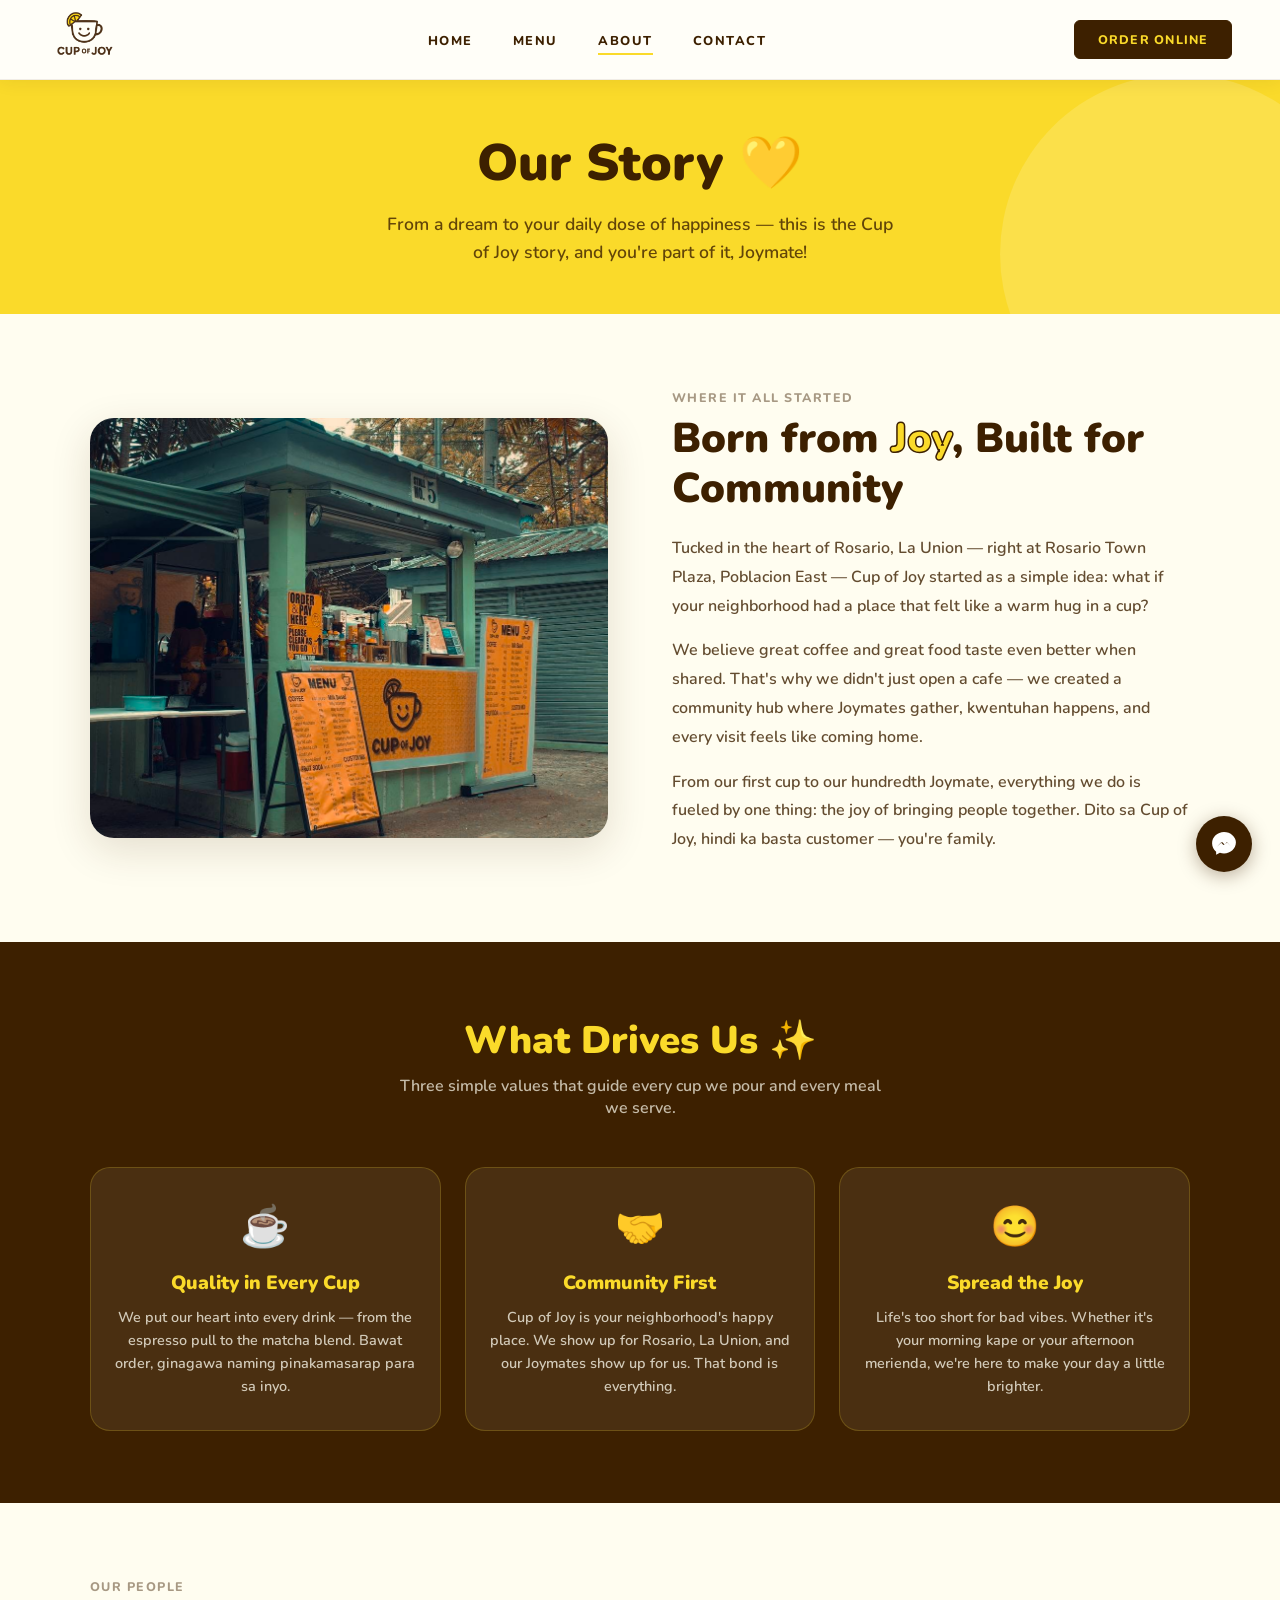
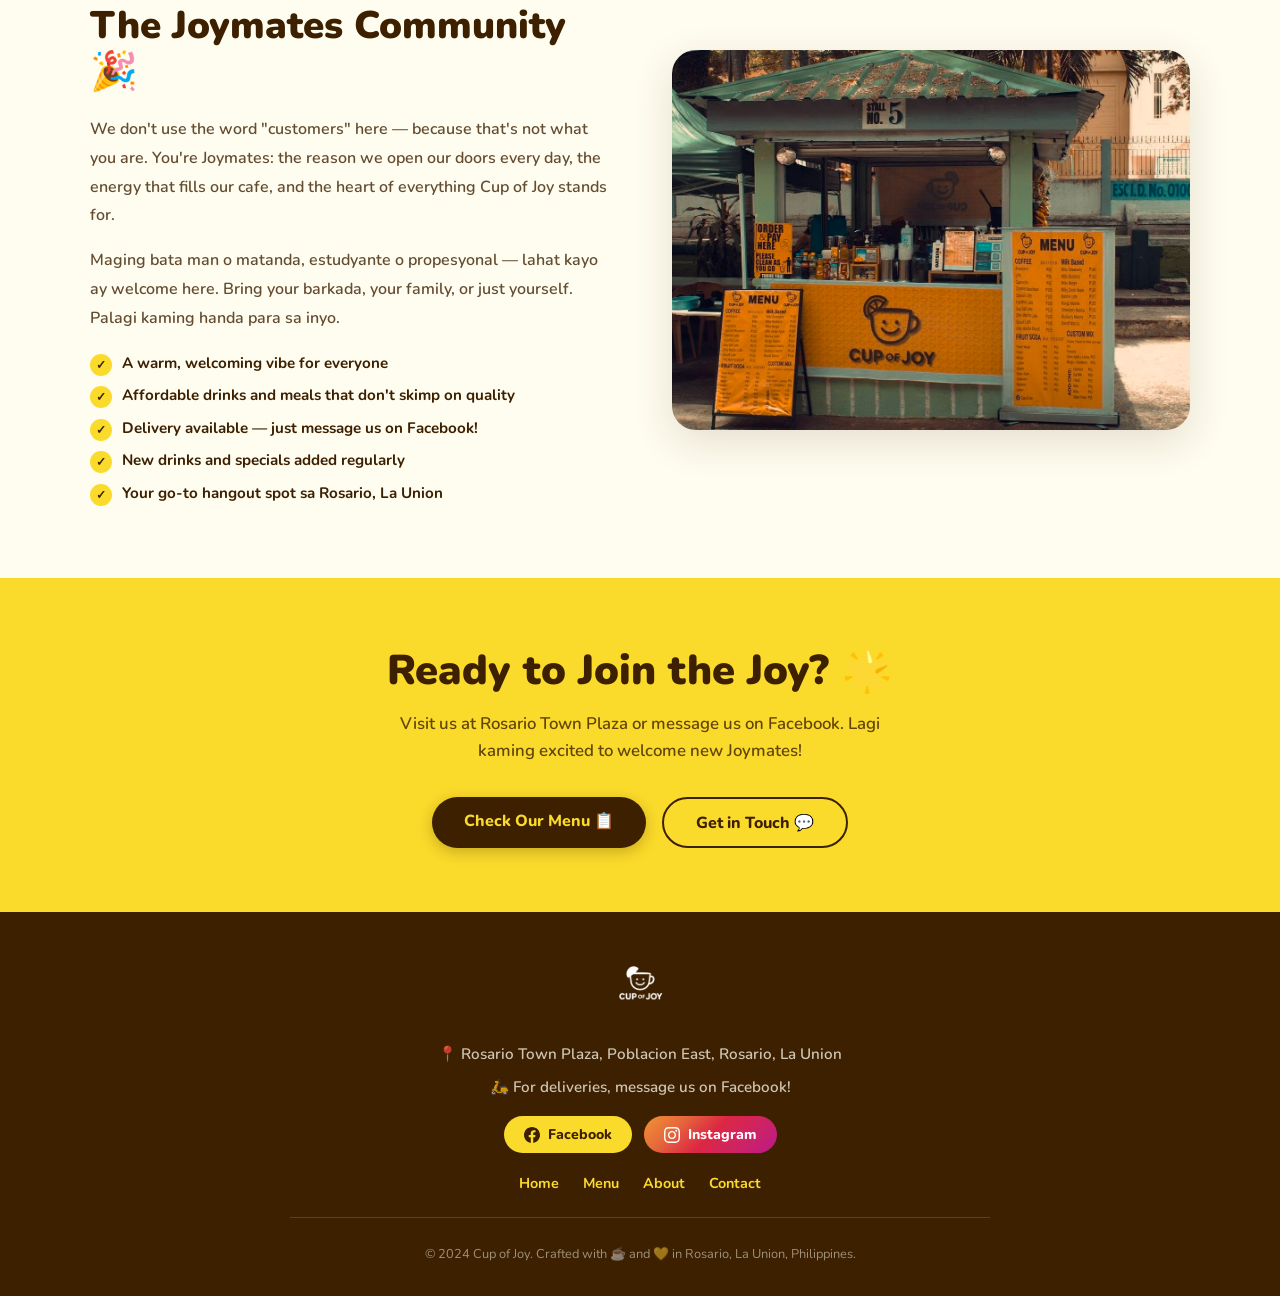
<file: about.html>
<!DOCTYPE html>
<html lang="en">
<head>
  <meta charset="UTF-8" />
  <meta name="viewport" content="width=device-width, initial-scale=1.0" />
  <title>About Us — Cup of Joy</title>
  <link rel="icon" type="image/png" href="cup_of_Joy_Logo.png" />
  <link rel="preconnect" href="https://fonts.googleapis.com" />
  <link rel="preconnect" href="https://fonts.gstatic.com" crossorigin />
  <link href="https://fonts.googleapis.com/css2?family=Nunito:wght@400;600;700;800;900&display=swap" rel="stylesheet" />
  <link rel="stylesheet" href="shared.css" />
  <style>
    /* PAGE HERO */
    .page-hero {
      background: var(--yellow);
      padding: calc(var(--nav-h) + 3rem) 1.5rem 3rem;
      text-align: center;
      position: relative;
      overflow: hidden;
    }

    .page-hero::after {
      content: '';
      position: absolute;
      width: 360px;
      height: 360px;
      background: rgba(255,255,255,.15);
      border-radius: 50%;
      bottom: -120px;
      right: -80px;
    }

    .page-hero h1 {
      font-size: clamp(2rem, 5vw, 3.2rem);
      font-weight: 900;
      color: var(--brown);
      margin-bottom: .75rem;
      position: relative;
      z-index: 1;
    }

    .page-hero p {
      font-size: 1.1rem;
      color: var(--brown);
      opacity: .8;
      font-weight: 600;
      max-width: 520px;
      margin: 0 auto;
      line-height: 1.6;
      position: relative;
      z-index: 1;
    }

    /* SECTIONS */
    section { padding: 4.5rem 1.5rem; }

    .inner { max-width: 1100px; margin: 0 auto; }

    /* STORY SECTION */
    .story-grid {
      display: grid;
      grid-template-columns: 1fr 1fr;
      gap: 4rem;
      align-items: center;
    }

    .story-img {
      width: 100%;
      height: 420px;
      object-fit: cover;
      border-radius: 24px;
      box-shadow: 0 12px 40px rgba(61,32,0,.14);
    }

    .story-badge {
      display: inline-block;
      font-size: .78rem;
      font-weight: 800;
      letter-spacing: .12em;
      text-transform: uppercase;
      color: var(--brown);
      opacity: .45;
      margin-bottom: .5rem;
    }

    .story-title {
      font-size: clamp(1.8rem, 4vw, 2.6rem);
      font-weight: 900;
      color: var(--brown);
      line-height: 1.2;
      margin-bottom: 1.25rem;
    }

    .story-title span { color: var(--yellow); -webkit-text-stroke: 1.5px var(--brown); }

    .story-body p {
      font-size: 1rem;
      color: var(--brown);
      opacity: .8;
      line-height: 1.8;
      font-weight: 600;
      margin-bottom: 1rem;
    }

    /* MISSION */
    .mission { background: var(--brown); }

    .mission-grid {
      display: grid;
      grid-template-columns: repeat(3, 1fr);
      gap: 1.5rem;
    }

    .mission-card {
      background: rgba(255,253,240,.07);
      border: 1.5px solid rgba(250,218,42,.2);
      border-radius: 20px;
      padding: 2rem 1.5rem;
      text-align: center;
      transition: transform .25s, background .25s;
    }

    .mission-card:hover {
      transform: translateY(-5px);
      background: rgba(250,218,42,.08);
    }

    .mission-icon { font-size: 2.5rem; margin-bottom: 1rem; }

    .mission-card h3 {
      font-size: 1.2rem;
      font-weight: 900;
      color: var(--yellow);
      margin-bottom: .6rem;
    }

    .mission-card p {
      font-size: .9rem;
      color: var(--cream);
      opacity: .75;
      line-height: 1.6;
      font-weight: 600;
    }

    .mission-header {
      text-align: center;
      margin-bottom: 3rem;
    }

    .mission-header h2 {
      font-size: clamp(1.8rem, 4vw, 2.4rem);
      font-weight: 900;
      color: var(--yellow);
      margin-bottom: .5rem;
    }

    .mission-header p {
      font-size: 1rem;
      color: var(--cream);
      opacity: .7;
      font-weight: 600;
      max-width: 500px;
      margin: 0 auto;
    }

    /* JOYMATES */
    .joymates-section { background: var(--cream); }

    .joymates-inner {
      display: grid;
      grid-template-columns: 1fr 1fr;
      gap: 4rem;
      align-items: center;
    }

    .joymates-img {
      width: 100%;
      height: 380px;
      object-fit: cover;
      border-radius: 24px;
      box-shadow: 0 12px 40px rgba(61,32,0,.14);
      order: 2;
    }

    .joymates-text { order: 1; }

    .joymates-text .story-badge { opacity: .45; }

    .joymates-text .story-title { font-size: clamp(1.7rem, 3.5vw, 2.4rem); }

    .joymates-text p {
      font-size: 1rem;
      color: var(--brown);
      opacity: .8;
      line-height: 1.8;
      font-weight: 600;
      margin-bottom: 1rem;
    }

    .perks-list {
      list-style: none;
      margin-top: 1.25rem;
      display: flex;
      flex-direction: column;
      gap: .6rem;
    }

    .perks-list li {
      display: flex;
      align-items: flex-start;
      gap: .6rem;
      font-size: .95rem;
      font-weight: 700;
      color: var(--brown);
    }

    .perks-list li::before {
      content: '✓';
      display: flex;
      align-items: center;
      justify-content: center;
      width: 22px;
      height: 22px;
      background: var(--yellow);
      border-radius: 50%;
      font-size: .75rem;
      font-weight: 900;
      flex-shrink: 0;
      margin-top: 1px;
    }

    /* CTA BANNER */
    .cta-banner {
      background: var(--yellow);
      text-align: center;
      padding: 4rem 1.5rem;
    }

    .cta-banner h2 {
      font-size: clamp(1.8rem, 4vw, 2.6rem);
      font-weight: 900;
      color: var(--brown);
      margin-bottom: .75rem;
    }

    .cta-banner p {
      font-size: 1.05rem;
      color: var(--brown);
      opacity: .8;
      font-weight: 600;
      max-width: 480px;
      margin: 0 auto 2rem;
      line-height: 1.6;
    }

    .cta-row { display: flex; gap: 1rem; justify-content: center; flex-wrap: wrap; }

    .btn-brown {
      background: var(--brown);
      color: var(--yellow);
      text-decoration: none;
      font-weight: 800;
      font-size: 1rem;
      padding: .8rem 2rem;
      border-radius: 50px;
      transition: transform .2s, box-shadow .2s;
      box-shadow: 0 4px 14px rgba(61,32,0,.25);
    }

    .btn-brown:hover { transform: translateY(-3px); box-shadow: 0 8px 22px rgba(61,32,0,.3); }

    .btn-outline-brown {
      border: 2.5px solid var(--brown);
      color: var(--brown);
      text-decoration: none;
      font-weight: 800;
      font-size: 1rem;
      padding: .8rem 2rem;
      border-radius: 50px;
      transition: background .2s, transform .2s;
    }

    .btn-outline-brown:hover { background: rgba(61,32,0,.08); transform: translateY(-3px); }

    /* RESPONSIVE */
    @media (max-width: 768px) {
      .story-grid, .joymates-inner { grid-template-columns: 1fr; gap: 2rem; }
      .story-img, .joymates-img { height: 250px; order: 0; }
      .mission-grid { grid-template-columns: 1fr; }
      section { padding: 3rem 1.25rem; }
    }
  </style>
</head>
<body>

<!-- HERO -->
<div class="page-hero">
  <h1>Our Story 💛</h1>
  <p>From a dream to your daily dose of happiness — this is the Cup of Joy story, and you're part of it, Joymate!</p>
</div>

<!-- BRAND STORY -->
<section>
  <div class="inner">
    <div class="story-grid">
      <img
        class="story-img"
        src="images/720553035_122136762536999972_2601721927657449811_n.jpg"
        alt="Cup of Joy Cafe"
        loading="lazy"
      />
      <div class="story-body">
        <div class="story-badge">Where It All Started</div>
        <h2 class="story-title">Born from <span>Joy</span>, Built for Community</h2>
        <p>Tucked in the heart of Rosario, La Union — right at Rosario Town Plaza, Poblacion East — Cup of Joy started as a simple idea: what if your neighborhood had a place that felt like a warm hug in a cup?</p>
        <p>We believe great coffee and great food taste even better when shared. That's why we didn't just open a cafe — we created a community hub where Joymates gather, kwentuhan happens, and every visit feels like coming home.</p>
        <p>From our first cup to our hundredth Joymate, everything we do is fueled by one thing: the joy of bringing people together. Dito sa Cup of Joy, hindi ka basta customer — you're family.</p>
      </div>
    </div>
  </div>
</section>

<!-- MISSION / VALUES -->
<section class="mission">
  <div class="inner">
    <div class="mission-header">
      <h2>What Drives Us ✨</h2>
      <p>Three simple values that guide every cup we pour and every meal we serve.</p>
    </div>
    <div class="mission-grid">
      <div class="mission-card">
        <div class="mission-icon">☕</div>
        <h3>Quality in Every Cup</h3>
        <p>We put our heart into every drink — from the espresso pull to the matcha blend. Bawat order, ginagawa naming pinakamasarap para sa inyo.</p>
      </div>
      <div class="mission-card">
        <div class="mission-icon">🤝</div>
        <h3>Community First</h3>
        <p>Cup of Joy is your neighborhood's happy place. We show up for Rosario, La Union, and our Joymates show up for us. That bond is everything.</p>
      </div>
      <div class="mission-card">
        <div class="mission-icon">😊</div>
        <h3>Spread the Joy</h3>
        <p>Life's too short for bad vibes. Whether it's your morning kape or your afternoon merienda, we're here to make your day a little brighter.</p>
      </div>
    </div>
  </div>
</section>

<!-- JOYMATES COMMUNITY -->
<section class="joymates-section">
  <div class="inner">
    <div class="joymates-inner">
      <div class="joymates-text">
        <div class="story-badge">Our People</div>
        <h2 class="story-title">The Joymates Community 🎉</h2>
        <p>We don't use the word "customers" here — because that's not what you are. You're Joymates: the reason we open our doors every day, the energy that fills our cafe, and the heart of everything Cup of Joy stands for.</p>
        <p>Maging bata man o matanda, estudyante o propesyonal — lahat kayo ay welcome here. Bring your barkada, your family, or just yourself. Palagi kaming handa para sa inyo.</p>
        <ul class="perks-list">
          <li>A warm, welcoming vibe for everyone</li>
          <li>Affordable drinks and meals that don't skimp on quality</li>
          <li>Delivery available — just message us on Facebook!</li>
          <li>New drinks and specials added regularly</li>
          <li>Your go-to hangout spot sa Rosario, La Union</li>
        </ul>
      </div>
      <img
        class="joymates-img"
        src="images/721818638_122136762584999972_952967956209903351_n.jpg"
        alt="Joymates community"
        loading="lazy"
      />
    </div>
  </div>
</section>

<!-- CTA BANNER -->
<section class="cta-banner">
  <h2>Ready to Join the Joy? 🌟</h2>
  <p>Visit us at Rosario Town Plaza or message us on Facebook. Lagi kaming excited to welcome new Joymates!</p>
  <div class="cta-row">
    <a href="menu.html" class="btn-brown">Check Our Menu 📋</a>
    <a href="contact.html" class="btn-outline-brown">Get in Touch 💬</a>
  </div>
</section>

<script src="components.js"></script>
</body>
</html>
</file>
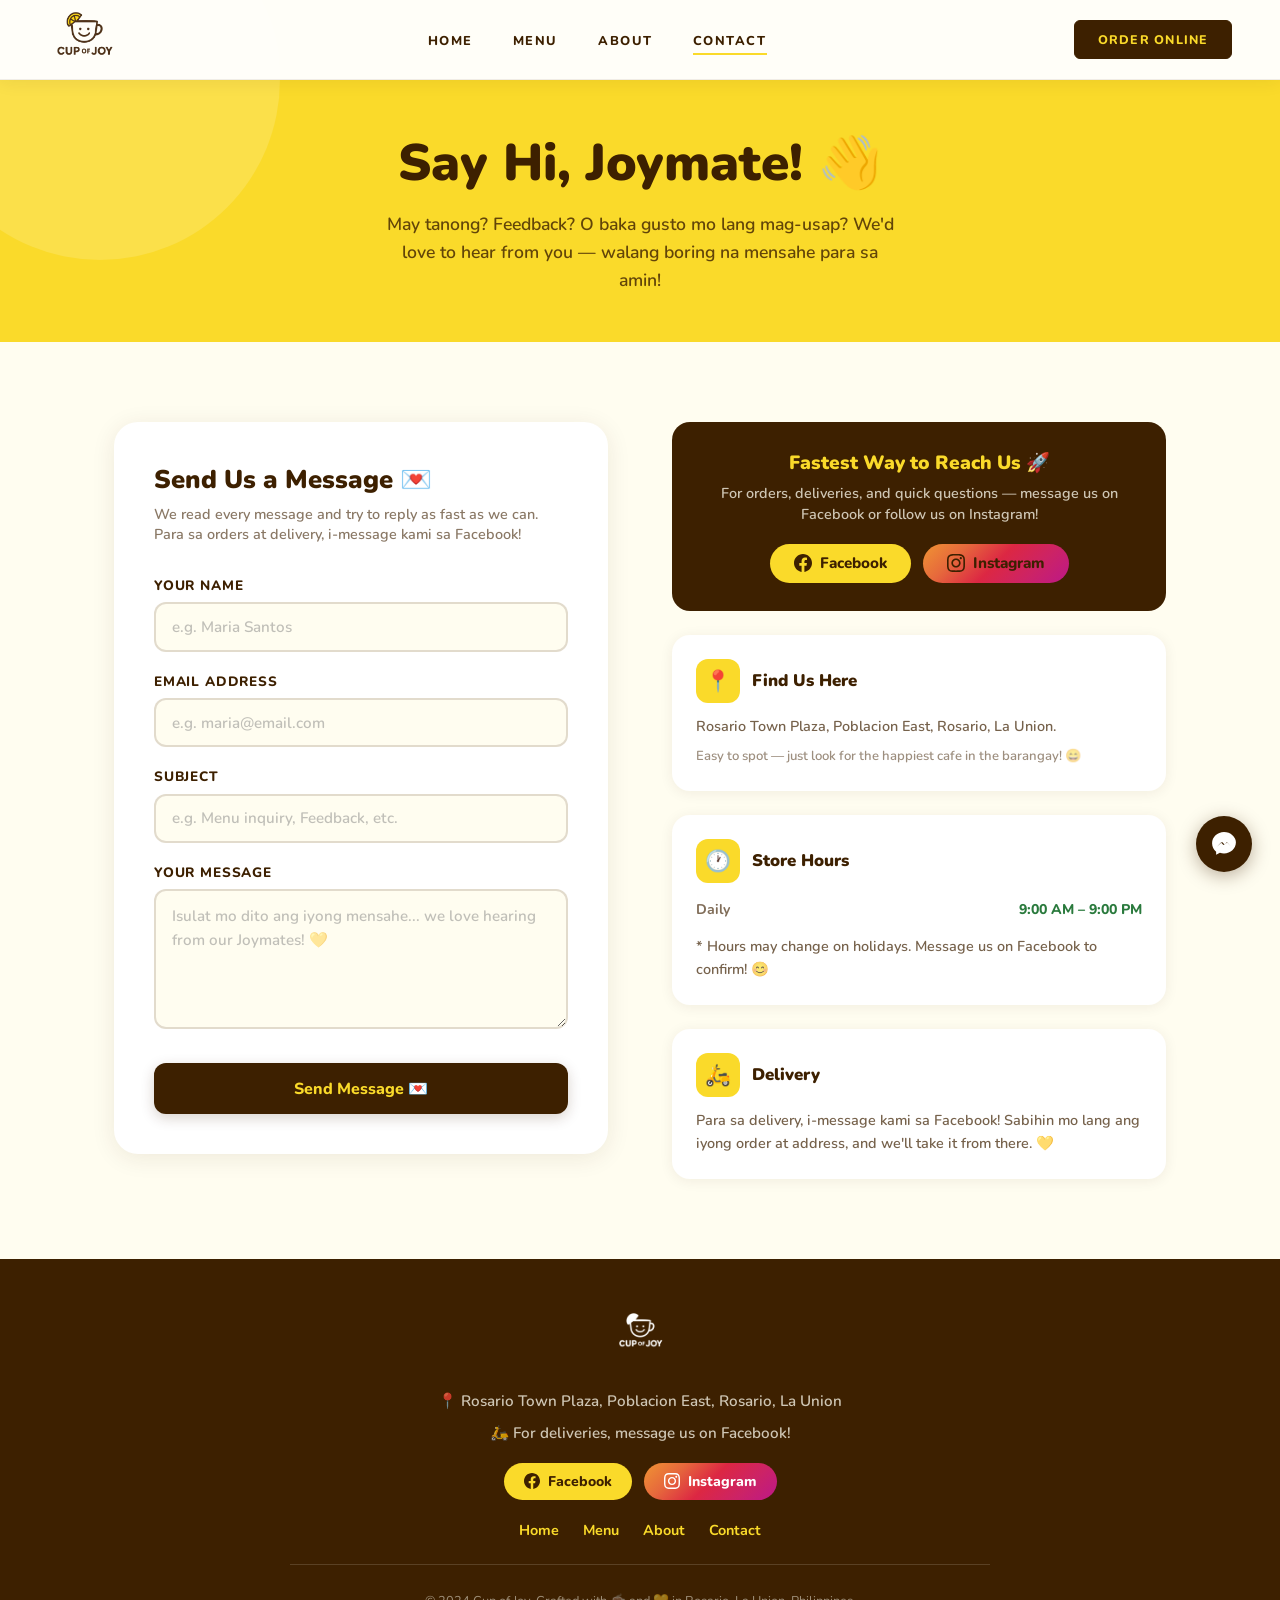
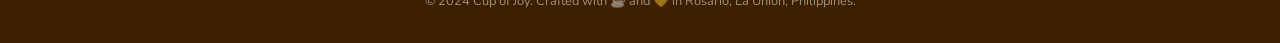
<file: contact.html>
<!DOCTYPE html>
<html lang="en">
<head>
  <meta charset="UTF-8" />
  <meta name="viewport" content="width=device-width, initial-scale=1.0" />
  <title>Contact — Cup of Joy</title>
  <link rel="icon" type="image/png" href="cup_of_Joy_Logo.png" />
  <link rel="preconnect" href="https://fonts.googleapis.com" />
  <link rel="preconnect" href="https://fonts.gstatic.com" crossorigin />
  <link href="https://fonts.googleapis.com/css2?family=Nunito:wght@400;600;700;800;900&display=swap" rel="stylesheet" />
  <link rel="stylesheet" href="shared.css" />
  <style>
    /* PAGE HERO */
    .page-hero {
      background: var(--yellow);
      padding: calc(var(--nav-h) + 3rem) 1.5rem 3rem;
      text-align: center;
      position: relative;
      overflow: hidden;
    }

    .page-hero::after {
      content: '';
      position: absolute;
      width: 360px;
      height: 360px;
      background: rgba(255,255,255,.15);
      border-radius: 50%;
      top: -100px;
      left: -80px;
    }

    .page-hero h1 {
      font-size: clamp(2rem, 5vw, 3.2rem);
      font-weight: 900;
      color: var(--brown);
      margin-bottom: .75rem;
      position: relative;
      z-index: 1;
    }

    .page-hero p {
      font-size: 1.1rem;
      color: var(--brown);
      opacity: .8;
      font-weight: 600;
      max-width: 520px;
      margin: 0 auto;
      line-height: 1.6;
      position: relative;
      z-index: 1;
    }

    /* MAIN CONTENT */
    .contact-section {
      padding: 5rem 1.5rem;
      max-width: 1100px;
      margin: 0 auto;
    }

    .contact-grid {
      display: grid;
      grid-template-columns: 1fr 1fr;
      gap: 4rem;
      align-items: start;
    }

    /* FORM */
    .form-card {
      background: #fff;
      border-radius: 24px;
      padding: 2.5rem;
      box-shadow: 0 4px 24px rgba(61,32,0,.09);
    }

    .form-card h2 {
      font-size: 1.6rem;
      font-weight: 900;
      color: var(--brown);
      margin-bottom: .4rem;
    }

    .form-card .form-subtitle {
      font-size: .9rem;
      color: var(--brown);
      opacity: .6;
      font-weight: 600;
      margin-bottom: 2rem;
    }

    .form-group {
      margin-bottom: 1.25rem;
    }

    .form-group label {
      display: block;
      font-size: .85rem;
      font-weight: 800;
      color: var(--brown);
      text-transform: uppercase;
      letter-spacing: .06em;
      margin-bottom: .45rem;
    }

    .form-group input,
    .form-group textarea {
      width: 100%;
      padding: .8rem 1rem;
      border: 2.5px solid rgba(61,32,0,.15);
      border-radius: 12px;
      font-family: 'Nunito', sans-serif;
      font-size: .95rem;
      font-weight: 600;
      color: var(--brown);
      background: var(--cream);
      outline: none;
      transition: border-color .2s, box-shadow .2s;
    }

    .form-group input:focus,
    .form-group textarea:focus {
      border-color: var(--yellow);
      box-shadow: 0 0 0 3px rgba(250,218,42,.25);
    }

    .form-group textarea {
      resize: vertical;
      min-height: 140px;
      line-height: 1.6;
    }

    .form-group input::placeholder,
    .form-group textarea::placeholder {
      opacity: .45;
      font-weight: 600;
    }

    .btn-submit {
      width: 100%;
      background: var(--brown);
      color: var(--yellow);
      border: none;
      font-family: 'Nunito', sans-serif;
      font-size: 1rem;
      font-weight: 800;
      padding: .9rem;
      border-radius: 12px;
      cursor: pointer;
      transition: background .2s, transform .2s, box-shadow .2s;
      box-shadow: 0 4px 14px rgba(61,32,0,.2);
      margin-top: .5rem;
    }

    .btn-submit:hover {
      background: var(--brown-light);
      transform: translateY(-2px);
      box-shadow: 0 8px 22px rgba(61,32,0,.28);
    }

    .btn-submit:active { transform: translateY(0); }

    /* SUCCESS MESSAGE */
    .form-success {
      display: none;
      text-align: center;
      padding: 2rem;
    }

    .form-success .success-icon { font-size: 3rem; margin-bottom: .75rem; }

    .form-success h3 {
      font-size: 1.4rem;
      font-weight: 900;
      color: var(--brown);
      margin-bottom: .5rem;
    }

    .form-success p {
      font-size: .95rem;
      color: var(--brown);
      opacity: .7;
      font-weight: 600;
    }

    /* INFO COLUMN */
    .info-col { display: flex; flex-direction: column; gap: 1.5rem; }

    .info-card {
      background: #fff;
      border-radius: 18px;
      padding: 1.5rem;
      box-shadow: 0 2px 14px rgba(61,32,0,.07);
      transition: transform .2s;
    }

    .info-card:hover { transform: translateY(-3px); }

    .info-card-header {
      display: flex;
      align-items: center;
      gap: .75rem;
      margin-bottom: .75rem;
    }

    .info-icon {
      width: 44px;
      height: 44px;
      background: var(--yellow);
      border-radius: 12px;
      display: flex;
      align-items: center;
      justify-content: center;
      font-size: 1.3rem;
      flex-shrink: 0;
    }

    .info-card h3 {
      font-size: 1.05rem;
      font-weight: 900;
      color: var(--brown);
    }

    .info-card p {
      font-size: .9rem;
      color: var(--brown);
      opacity: .7;
      line-height: 1.6;
      font-weight: 600;
    }

    /* Facebook card */
    .fb-card {
      background: var(--brown);
      border-radius: 18px;
      padding: 1.75rem;
      text-align: center;
    }

    .fb-card h3 {
      font-size: 1.2rem;
      font-weight: 900;
      color: var(--yellow);
      margin-bottom: .4rem;
    }

    .fb-card p {
      font-size: .9rem;
      color: var(--cream);
      opacity: .75;
      font-weight: 600;
      margin-bottom: 1.1rem;
      line-height: 1.5;
    }

    .fb-btn {
      display: inline-flex;
      align-items: center;
      gap: .5rem;
      background: var(--yellow);
      color: var(--brown);
      font-weight: 800;
      text-decoration: none;
      font-size: .95rem;
      padding: .6rem 1.5rem;
      border-radius: 50px;
      transition: transform .2s, opacity .2s;
    }

    .fb-btn:hover { transform: scale(1.04); opacity: .9; }

    /* Hours */
    .hours-table { width: 100%; }
    .hours-row {
      display: flex;
      justify-content: space-between;
      padding: .35rem 0;
      font-size: .88rem;
      font-weight: 700;
      color: var(--brown);
      border-bottom: 1px solid rgba(61,32,0,.07);
    }

    .hours-row:last-child { border-bottom: none; }
    .hours-row .day { opacity: .65; }
    .hours-row .time { font-weight: 800; }
    .hours-row .open { color: #2a7a3d; }
    .hours-note {
      font-size: .78rem;
      opacity: .5;
      font-weight: 600;
      margin-top: .6rem;
    }

    /* RESPONSIVE */
    @media (max-width: 768px) {
      .contact-grid { grid-template-columns: 1fr; gap: 2rem; }
      .contact-section { padding: 3rem 1.25rem; }
      .form-card { padding: 1.75rem; }
    }
  </style>
</head>
<body>

<!-- HERO -->
<div class="page-hero">
  <h1>Say Hi, Joymate! 👋</h1>
  <p>May tanong? Feedback? O baka gusto mo lang mag-usap? We'd love to hear from you — walang boring na mensahe para sa amin!</p>
</div>

<!-- CONTACT CONTENT -->
<div class="contact-section">
  <div class="contact-grid">

    <!-- FORM -->
    <div class="form-card">
      <h2>Send Us a Message 💌</h2>
      <p class="form-subtitle">We read every message and try to reply as fast as we can. Para sa orders at delivery, i-message kami sa Facebook!</p>

      <form id="contactForm" action="mailto:cupofjoycafe@gmail.com" method="POST" enctype="text/plain" onsubmit="handleSubmit(event)">
        <div class="form-group">
          <label for="name">Your Name</label>
          <input type="text" id="name" name="name" placeholder="e.g. Maria Santos" required />
        </div>
        <div class="form-group">
          <label for="email">Email Address</label>
          <input type="email" id="email" name="email" placeholder="e.g. maria@email.com" required />
        </div>
        <div class="form-group">
          <label for="subject">Subject</label>
          <input type="text" id="subject" name="subject" placeholder="e.g. Menu inquiry, Feedback, etc." />
        </div>
        <div class="form-group">
          <label for="message">Your Message</label>
          <textarea id="message" name="message" placeholder="Isulat mo dito ang iyong mensahe... we love hearing from our Joymates! 💛" required></textarea>
        </div>
        <button type="submit" class="btn-submit">Send Message 💌</button>
      </form>

      <div class="form-success" id="formSuccess">
        <div class="success-icon">🎉</div>
        <h3>Message Sent, Joymate!</h3>
        <p>Salamat sa mensahe mo! We'll get back to you as soon as we can. In the meantime, you can also reach us on Facebook for faster replies!</p>
      </div>
    </div>

    <!-- INFO COLUMN -->
    <div class="info-col">

      <!-- Social (primary contact) -->
      <div class="fb-card">
        <h3>Fastest Way to Reach Us 🚀</h3>
        <p>For orders, deliveries, and quick questions — message us on Facebook or follow us on Instagram!</p>
        <div style="display:flex;gap:.75rem;justify-content:center;flex-wrap:wrap;">
          <a href="https://www.facebook.com/profile.php?id=61579999162949" target="_blank" rel="noopener" class="fb-btn">
            <svg width="18" height="18" viewBox="0 0 24 24" fill="currentColor"><path d="M24 12.073c0-6.627-5.373-12-12-12s-12 5.373-12 12c0 5.99 4.388 10.954 10.125 11.854v-8.385H7.078v-3.47h3.047V9.43c0-3.007 1.792-4.669 4.533-4.669 1.312 0 2.686.235 2.686.235v2.953H15.83c-1.491 0-1.956.925-1.956 1.874v2.25h3.328l-.532 3.47h-2.796v8.385C19.612 23.027 24 18.062 24 12.073z"/></svg>
            Facebook
          </a>
          <a href="https://www.instagram.com/cupofjoy2506/" target="_blank" rel="noopener" class="fb-btn" style="background:linear-gradient(135deg,#f09433,#e6683c,#dc2743,#cc2366,#bc1888);">
            <svg width="18" height="18" viewBox="0 0 24 24" fill="currentColor"><path d="M12 2.163c3.204 0 3.584.012 4.85.07 3.252.148 4.771 1.691 4.919 4.919.058 1.265.069 1.645.069 4.849 0 3.205-.012 3.584-.069 4.849-.149 3.225-1.664 4.771-4.919 4.919-1.266.058-1.644.07-4.85.07-3.204 0-3.584-.012-4.849-.07-3.26-.149-4.771-1.699-4.919-4.92-.058-1.265-.07-1.644-.07-4.849 0-3.204.013-3.583.07-4.849.149-3.227 1.664-4.771 4.919-4.919 1.266-.057 1.645-.069 4.849-.069zm0-2.163c-3.259 0-3.667.014-4.947.072-4.358.2-6.78 2.618-6.98 6.98-.059 1.281-.073 1.689-.073 4.948 0 3.259.014 3.668.072 4.948.2 4.358 2.618 6.78 6.98 6.98 1.281.058 1.689.072 4.948.072 3.259 0 3.668-.014 4.948-.072 4.354-.2 6.782-2.618 6.979-6.98.059-1.28.073-1.689.073-4.948 0-3.259-.014-3.667-.072-4.947-.196-4.354-2.617-6.78-6.979-6.98-1.281-.059-1.69-.073-4.949-.073zm0 5.838c-3.403 0-6.162 2.759-6.162 6.162s2.759 6.163 6.162 6.163 6.162-2.759 6.162-6.163c0-3.403-2.759-6.162-6.162-6.162zm0 10.162c-2.209 0-4-1.79-4-4 0-2.209 1.791-4 4-4s4 1.791 4 4c0 2.21-1.791 4-4 4zm6.406-11.845c-.796 0-1.441.645-1.441 1.44s.645 1.44 1.441 1.44c.795 0 1.439-.645 1.439-1.44s-.644-1.44-1.439-1.44z"/></svg>
            Instagram
          </a>
        </div>
      </div>

      <!-- Location -->
      <div class="info-card">
        <div class="info-card-header">
          <div class="info-icon">📍</div>
          <h3>Find Us Here</h3>
        </div>
        <p>Rosario Town Plaza, Poblacion East, Rosario, La Union.</p>
        <p style="margin-top:.5rem; font-size:.82rem; opacity:.5;">Easy to spot — just look for the happiest cafe in the barangay! 😄</p>
      </div>

      <!-- Hours -->
      <div class="info-card">
        <div class="info-card-header">
          <div class="info-icon">🕐</div>
          <h3>Store Hours</h3>
        </div>
        <div class="hours-table">
          <div class="hours-row">
            <span class="day">Daily</span>
            <span class="time open">9:00 AM – 9:00 PM</span>
          </div>
        </div>
        <p class="hours-note">* Hours may change on holidays. Message us on Facebook to confirm! 😊</p>
      </div>

      <!-- Delivery -->
      <div class="info-card">
        <div class="info-card-header">
          <div class="info-icon">🛵</div>
          <h3>Delivery</h3>
        </div>
        <p>Para sa delivery, i-message kami sa Facebook! Sabihin mo lang ang iyong order at address, and we'll take it from there. 💛</p>
      </div>

    </div>
  </div>
</div>

<script>
  // Form submit — show success state instead of actual mailto navigation
  function handleSubmit(e) {
    e.preventDefault();
    const form = document.getElementById('contactForm');
    const success = document.getElementById('formSuccess');
    form.style.display = 'none';
    success.style.display = 'block';
  }
</script>
<script src="components.js"></script>
</body>
</html>
</file>
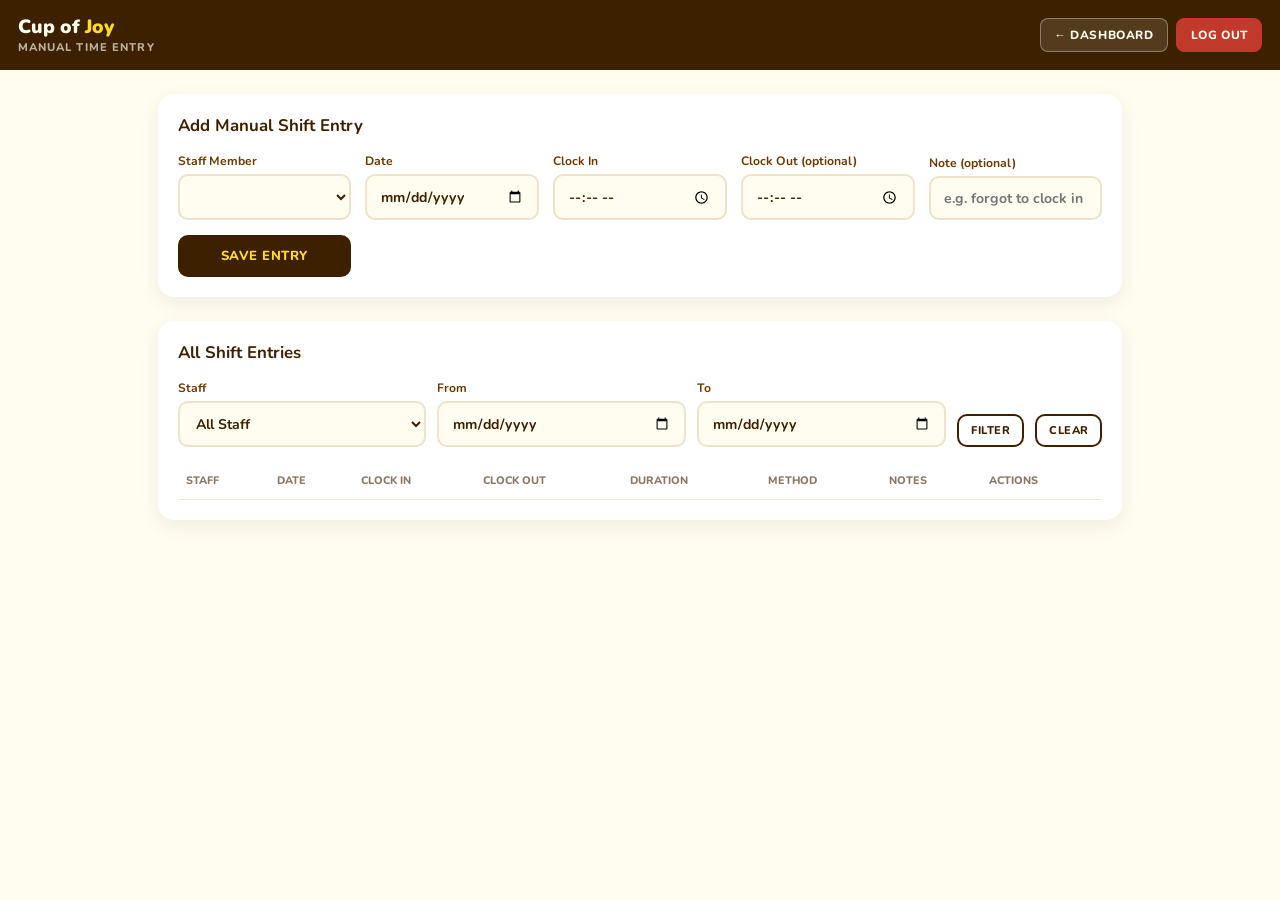
<file: manual-time.html>
<!DOCTYPE html>
<html lang="en">
<head>
<meta charset="UTF-8" />
<meta name="viewport" content="width=device-width, initial-scale=1, maximum-scale=1" />
<title>Manual Time Entry — Cup of Joy</title>
<meta name="robots" content="noindex, nofollow" />
<link rel="preconnect" href="https://fonts.googleapis.com">
<link rel="preconnect" href="https://fonts.gstatic.com" crossorigin>
<link href="https://fonts.googleapis.com/css2?family=Nunito:wght@400;600;700;800;900&display=swap" rel="stylesheet">
<style>
  *, *::before, *::after { box-sizing: border-box; margin: 0; padding: 0; -webkit-tap-highlight-color: transparent; }
  :root {
    --yellow: #FADA2A; --brown: #3D2000; --cream: #FFFDF0; --brown-light: #6b3a00;
    --red: #C0392B; --green: #2E7D32; --grey: #9a8f78;
  }
  body { font-family: 'Nunito', sans-serif; background: var(--cream); color: var(--brown); min-height: 100vh; padding-bottom: 2rem; }
  button, select, input { font-family: 'Nunito', sans-serif; }

  header.topbar {
    background: var(--brown); color: var(--cream); padding: .9rem 1.1rem;
    display: flex; align-items: center; justify-content: space-between; gap: .6rem; flex-wrap: wrap;
    position: sticky; top: 0; z-index: 60;
  }
  header.topbar .logo-text { font-weight: 900; font-size: 1.2rem; }
  header.topbar .logo-text span { color: var(--yellow); }
  header.topbar .sub { font-size: .7rem; font-weight: 800; text-transform: uppercase; letter-spacing: .1em; opacity: .65; }
  header.topbar .right { display: flex; align-items: center; gap: .5rem; flex-wrap: wrap; }
  .topbar-btn {
    font-weight: 800; font-size: .74rem; letter-spacing: .05em; text-transform: uppercase;
    background: rgba(255,253,240,.12); color: var(--cream); border: 1px solid rgba(255,253,240,.35);
    border-radius: 8px; padding: .5rem .85rem; cursor: pointer; text-decoration: none; display: inline-block;
  }
  .topbar-btn.logout { background: var(--red); border-color: var(--red); }

  main { max-width: 1000px; margin: 0 auto; padding: 1.5rem 1.1rem; }

  .card { background: #fff; border-radius: 16px; padding: 1.25rem; box-shadow: 0 6px 20px rgba(61,32,0,.07); margin-bottom: 1.5rem; }
  .card h2 { font-size: 1.05rem; margin-bottom: 1rem; }

  .form-grid { display: grid; grid-template-columns: repeat(auto-fit, minmax(160px, 1fr)); gap: .9rem; align-items: end; }
  label { display: block; font-weight: 700; font-size: .76rem; margin-bottom: .35rem; color: var(--brown-light); }
  input, select {
    width: 100%; padding: .65rem .8rem; border-radius: 10px; border: 2px solid #eee3c8;
    background: var(--cream); color: var(--brown); font-weight: 700; font-size: .88rem; outline: none;
  }
  input:focus, select:focus { border-color: var(--yellow); }
  .btn {
    font-weight: 800; font-size: .82rem; letter-spacing: .04em; text-transform: uppercase;
    color: var(--brown); background: var(--yellow); border: none; border-radius: 10px; padding: .75rem 1.1rem; cursor: pointer;
  }
  .btn-dark { background: var(--brown); color: var(--yellow); }
  .btn-outline { background: transparent; color: var(--brown); border: 2px solid var(--brown); }
  .btn-red { background: var(--red); color: #fff; }
  .btn-sm { padding: .45rem .75rem; font-size: .7rem; }

  .msg { display: none; font-weight: 700; font-size: .82rem; border-radius: 10px; padding: .65rem .85rem; margin-top: .8rem; }
  .msg.show { display: block; }
  .msg.error { background: #fdecea; color: var(--red); border: 1px solid #f5c6c1; }
  .msg.success { background: #e8f5e9; color: var(--green); border: 1px solid #c5e6c8; }

  .filter-row { display: flex; gap: .7rem; flex-wrap: wrap; margin-bottom: 1rem; align-items: end; }
  .filter-row .field { flex: 1 1 150px; }

  table { width: 100%; border-collapse: collapse; font-size: .83rem; }
  th, td { text-align: left; padding: .65rem .5rem; border-bottom: 1px solid #f0e8d0; white-space: nowrap; }
  th { font-weight: 800; text-transform: uppercase; font-size: .68rem; opacity: .6; }
  .table-scroll { overflow-x: auto; }

  .tag { font-size: .65rem; font-weight: 800; text-transform: uppercase; padding: .18rem .55rem; border-radius: 50px; }
  .tag.auto { background: #e8f5e9; color: var(--green); }
  .tag.manual { background: #fff3cd; color: #8a6d00; }

  .empty-state { text-align: center; font-weight: 700; opacity: .5; padding: 1.5rem 0; }

  .modal-backdrop {
    position: fixed; inset: 0; background: rgba(61,32,0,.6); display: none;
    align-items: center; justify-content: center; z-index: 300; padding: 1.25rem;
  }
  .modal-backdrop.show { display: flex; }
  .modal { background: #fff; border-radius: 16px; max-width: 420px; width: 100%; padding: 1.5rem; max-height: 90vh; overflow-y: auto; }
  .modal h3 { font-size: 1.05rem; margin-bottom: 1rem; }
  .modal p { font-weight: 600; opacity: .8; margin-bottom: 1rem; }
  .btn-row { display: flex; gap: .6rem; margin-top: 1rem; }
  .btn-row .btn { flex: 1; }
</style>
</head>
<body>

<header class="topbar">
  <div>
    <div class="logo-text">Cup of <span>Joy</span></div>
    <div class="sub">Manual Time Entry</div>
  </div>
  <div class="right">
    <a class="topbar-btn" href="owner-dashboard.html">← Dashboard</a>
    <button class="topbar-btn logout" id="logoutBtn" type="button">Log Out</button>
  </div>
</header>

<main>
  <div class="card">
    <h2>Add Manual Shift Entry</h2>
    <div class="form-grid">
      <div>
        <label for="addStaff">Staff Member</label>
        <select id="addStaff"></select>
      </div>
      <div>
        <label for="addDate">Date</label>
        <input type="date" id="addDate" />
      </div>
      <div>
        <label for="addClockIn">Clock In</label>
        <input type="time" id="addClockIn" />
      </div>
      <div>
        <label for="addClockOut">Clock Out (optional)</label>
        <input type="time" id="addClockOut" />
      </div>
      <div>
        <label for="addNote">Note (optional)</label>
        <input type="text" id="addNote" placeholder="e.g. forgot to clock in" />
      </div>
      <button class="btn btn-dark" id="addEntryBtn" type="button">Save Entry</button>
    </div>
    <div class="msg" id="addMsg"></div>
  </div>

  <div class="card">
    <h2>All Shift Entries</h2>
    <div class="filter-row">
      <div class="field">
        <label for="filterStaff">Staff</label>
        <select id="filterStaff"><option value="">All Staff</option></select>
      </div>
      <div class="field">
        <label for="filterStart">From</label>
        <input type="date" id="filterStart" />
      </div>
      <div class="field">
        <label for="filterEnd">To</label>
        <input type="date" id="filterEnd" />
      </div>
      <button class="btn btn-outline btn-sm" id="applyFilterBtn" type="button">Filter</button>
      <button class="btn btn-outline btn-sm" id="clearFilterBtn" type="button">Clear</button>
    </div>
    <div class="table-scroll">
      <table>
        <thead><tr><th>Staff</th><th>Date</th><th>Clock In</th><th>Clock Out</th><th>Duration</th><th>Method</th><th>Notes</th><th>Actions</th></tr></thead>
        <tbody id="entriesBody"></tbody>
      </table>
    </div>
  </div>
</main>

<!-- EDIT MODAL -->
<div class="modal-backdrop" id="editModal">
  <div class="modal">
    <h3>Edit Shift Entry</h3>
    <div class="form-grid" style="grid-template-columns: 1fr 1fr;">
      <div>
        <label for="editDate">Date</label>
        <input type="date" id="editDate" />
      </div>
      <div></div>
      <div>
        <label for="editClockIn">Clock In</label>
        <input type="time" id="editClockIn" />
      </div>
      <div>
        <label for="editClockOut">Clock Out</label>
        <input type="time" id="editClockOut" />
      </div>
    </div>
    <div style="margin-top:.9rem;">
      <label for="editNote">Note</label>
      <input type="text" id="editNote" />
    </div>
    <div class="msg" id="editMsg"></div>
    <div class="btn-row">
      <button class="btn btn-outline" id="editCancelBtn" type="button">Cancel</button>
      <button class="btn btn-dark" id="editSaveBtn" type="button">Save Changes</button>
    </div>
  </div>
</div>

<!-- DELETE CONFIRM -->
<div class="modal-backdrop" id="deleteModal">
  <div class="modal">
    <h3>Delete Shift Entry?</h3>
    <p>This will permanently remove this clock-in/out record. This cannot be undone.</p>
    <div class="btn-row">
      <button class="btn btn-outline" id="deleteCancelBtn" type="button">Cancel</button>
      <button class="btn btn-red" id="deleteConfirmBtn" type="button">Delete</button>
    </div>
  </div>
</div>

<script type="module">
import { createClient } from 'https://esm.sh/@insforge/sdk@latest';

const insforge = createClient({
  baseUrl: 'https://pvpiya9j.us-east.insforge.app',
  anonKey: 'anon_e730824779c5d7b0e80185ec5b848574506f206fe52184ad17ff69d633586a1b'
});

/* ══════════════════ SESSION GUARD (owner only) ══════════════════ */
const SESSION_MAX_INACTIVITY_MS = 12 * 60 * 60 * 1000; // 12 hours
function getSession() {
  try {
    const s = JSON.parse(sessionStorage.getItem('cupofjoy_session'));
    if (!s) return null;
    if (Date.now() - (s.lastActivityAt || s.loginAt) > SESSION_MAX_INACTIVITY_MS) {
      sessionStorage.removeItem('cupofjoy_session');
      return null;
    }
    s.lastActivityAt = Date.now();
    sessionStorage.setItem('cupofjoy_session', JSON.stringify(s));
    return s;
  } catch { return null; }
}
const session = getSession();
if (!session) window.location.href = 'login.html';
else if (session.role !== 'owner') window.location.href = 'staff-dashboard.html';

document.getElementById('logoutBtn').addEventListener('click', () => {
  sessionStorage.removeItem('cupofjoy_session');
  window.location.href = 'login.html';
});

/* ══════════════════ HELPERS ══════════════════ */
function escapeHtml(str) {
  const div = document.createElement('div');
  div.textContent = str ?? '';
  return div.innerHTML;
}
function dateStr(d) {
  return `${d.getFullYear()}-${String(d.getMonth() + 1).padStart(2, '0')}-${String(d.getDate()).padStart(2, '0')}`;
}
function fmtTime(iso) {
  return iso ? new Date(iso).toLocaleTimeString('en-PH', { hour: '2-digit', minute: '2-digit' }) : '—';
}
function fmtDurationMin(mins) {
  if (mins == null) return '—';
  const h = Math.floor(mins / 60);
  const m = Math.round(mins % 60);
  return `${h}h ${m}m`;
}
function combineDateTime(dateStr, timeStr) {
  if (!dateStr || !timeStr) return null;
  return new Date(`${dateStr}T${timeStr}:00`).toISOString();
}
function toLocalTimeInput(iso) {
  if (!iso) return '';
  const d = new Date(iso);
  return `${String(d.getHours()).padStart(2, '0')}:${String(d.getMinutes()).padStart(2, '0')}`;
}

/* ══════════════════ LOAD STAFF DROPDOWNS ══════════════════ */
async function loadStaffOptions() {
  const { data } = await insforge.database.from('staff').select('id,name,status').order('name', { ascending: true });
  const addSel = document.getElementById('addStaff');
  const filterSel = document.getElementById('filterStaff');
  (data || []).filter(s => s.status === 'active').forEach(s => {
    const opt = document.createElement('option');
    opt.value = s.id; opt.textContent = s.name;
    addSel.appendChild(opt);
  });
  (data || []).forEach(s => {
    const opt = document.createElement('option');
    opt.value = s.id; opt.textContent = s.name;
    filterSel.appendChild(opt);
  });
}

/* ══════════════════ ADD ENTRY ══════════════════ */
document.getElementById('addEntryBtn').addEventListener('click', async () => {
  const msg = document.getElementById('addMsg');
  msg.className = 'msg';

  const staffId = document.getElementById('addStaff').value;
  const staffName = document.getElementById('addStaff').selectedOptions[0]?.textContent;
  const date = document.getElementById('addDate').value;
  const clockInTime = document.getElementById('addClockIn').value;
  const clockOutTime = document.getElementById('addClockOut').value;
  const note = document.getElementById('addNote').value.trim();

  if (!staffId) { msg.textContent = 'Please select a staff member'; msg.className = 'msg show error'; return; }
  if (!date) { msg.textContent = 'Please select a date'; msg.className = 'msg show error'; return; }
  if (!clockInTime) { msg.textContent = 'Please enter a clock in time'; msg.className = 'msg show error'; return; }

  const clockIn = combineDateTime(date, clockInTime);
  const clockOut = clockOutTime ? combineDateTime(date, clockOutTime) : null;
  const duration = clockOut ? Math.round((new Date(clockOut) - new Date(clockIn)) / 60000) : null;

  const { error } = await insforge.database.from('shift_logs').insert([{
    staff_id: staffId, staff_name: staffName, date,
    clock_in_time: clockIn, clock_out_time: clockOut,
    duration_minutes: duration, method: 'manual', notes: note || null
  }]);

  if (error) { msg.textContent = 'Failed to save entry'; msg.className = 'msg show error'; console.error(error); return; }

  msg.textContent = 'Entry saved successfully';
  msg.className = 'msg show success';
  document.getElementById('addDate').value = '';
  document.getElementById('addClockIn').value = '';
  document.getElementById('addClockOut').value = '';
  document.getElementById('addNote').value = '';
  loadEntries();
});

/* ══════════════════ LOAD / FILTER ENTRIES ══════════════════ */
async function loadEntries() {
  const tbody = document.getElementById('entriesBody');
  tbody.innerHTML = '<tr><td colspan="8" class="empty-state">Loading…</td></tr>';

  let query = insforge.database.from('shift_logs').select('*').order('clock_in_time', { ascending: false }).limit(300);

  const staffId = document.getElementById('filterStaff').value;
  const start = document.getElementById('filterStart').value;
  const end = document.getElementById('filterEnd').value;
  if (staffId) query = query.eq('staff_id', staffId);
  if (start) query = query.gte('date', start);
  if (end) query = query.lte('date', end);

  const { data } = await query;

  tbody.innerHTML = '';
  if (!data || data.length === 0) {
    tbody.innerHTML = '<tr><td colspan="8" class="empty-state">No shift entries found.</td></tr>';
    return;
  }

  data.forEach(row => {
    const dur = row.duration_minutes != null ? row.duration_minutes
      : (row.clock_out_time ? (new Date(row.clock_out_time) - new Date(row.clock_in_time)) / 60000 : null);
    const tr = document.createElement('tr');
    tr.innerHTML = `
      <td>${escapeHtml(row.staff_name)}</td>
      <td>${row.date}</td>
      <td>${fmtTime(row.clock_in_time)}</td>
      <td>${row.clock_out_time ? fmtTime(row.clock_out_time) : '<em>Ongoing</em>'}</td>
      <td>${fmtDurationMin(dur)}</td>
      <td><span class="tag ${row.method}">${row.method === 'manual' ? 'Manual' : 'Auto'}</span></td>
      <td>${escapeHtml(row.notes || '—')}</td>
      <td>
        <button class="btn btn-outline btn-sm" data-action="edit">Edit</button>
        <button class="btn btn-red btn-sm" data-action="delete">Delete</button>
      </td>`;
    tr.querySelector('[data-action="edit"]').addEventListener('click', () => openEditModal(row));
    tr.querySelector('[data-action="delete"]').addEventListener('click', () => openDeleteModal(row.id));
    tbody.appendChild(tr);
  });
}

document.getElementById('applyFilterBtn').addEventListener('click', loadEntries);
document.getElementById('clearFilterBtn').addEventListener('click', () => {
  document.getElementById('filterStaff').value = '';
  document.getElementById('filterStart').value = '';
  document.getElementById('filterEnd').value = '';
  loadEntries();
});

/* ══════════════════ EDIT ══════════════════ */
const editModal = document.getElementById('editModal');
let editTarget = null;

function openEditModal(row) {
  editTarget = row;
  document.getElementById('editMsg').className = 'msg';
  document.getElementById('editDate').value = row.date;
  document.getElementById('editClockIn').value = toLocalTimeInput(row.clock_in_time);
  document.getElementById('editClockOut').value = toLocalTimeInput(row.clock_out_time);
  document.getElementById('editNote').value = row.notes || '';
  editModal.classList.add('show');
}
document.getElementById('editCancelBtn').addEventListener('click', () => editModal.classList.remove('show'));

document.getElementById('editSaveBtn').addEventListener('click', async () => {
  if (!editTarget) return;
  const msg = document.getElementById('editMsg');
  msg.className = 'msg';

  const date = document.getElementById('editDate').value;
  const clockInTime = document.getElementById('editClockIn').value;
  const clockOutTime = document.getElementById('editClockOut').value;
  const note = document.getElementById('editNote').value.trim();

  if (!date || !clockInTime) { msg.textContent = 'Date and clock in time are required'; msg.className = 'msg show error'; return; }

  const clockIn = combineDateTime(date, clockInTime);
  const clockOut = clockOutTime ? combineDateTime(date, clockOutTime) : null;
  const duration = clockOut ? Math.round((new Date(clockOut) - new Date(clockIn)) / 60000) : null;

  const { error } = await insforge.database.from('shift_logs').update({
    date, clock_in_time: clockIn, clock_out_time: clockOut, duration_minutes: duration,
    notes: note || null, method: 'manual', edited_by: 'Owner', edited_at: new Date().toISOString()
  }).eq('id', editTarget.id);

  if (error) { msg.textContent = 'Failed to save changes'; msg.className = 'msg show error'; return; }

  editModal.classList.remove('show');
  loadEntries();
});

/* ══════════════════ DELETE ══════════════════ */
const deleteModal = document.getElementById('deleteModal');
let deleteTargetId = null;
function openDeleteModal(id) {
  deleteTargetId = id;
  deleteModal.classList.add('show');
}
document.getElementById('deleteCancelBtn').addEventListener('click', () => deleteModal.classList.remove('show'));
document.getElementById('deleteConfirmBtn').addEventListener('click', async () => {
  if (!deleteTargetId) return;
  await insforge.database.from('shift_logs').delete().eq('id', deleteTargetId);
  deleteModal.classList.remove('show');
  loadEntries();
});

/* ══════════════════ INIT ══════════════════ */
(async () => {
  await loadStaffOptions();
  await loadEntries();
})();
</script>
</body>
</html>
</file>
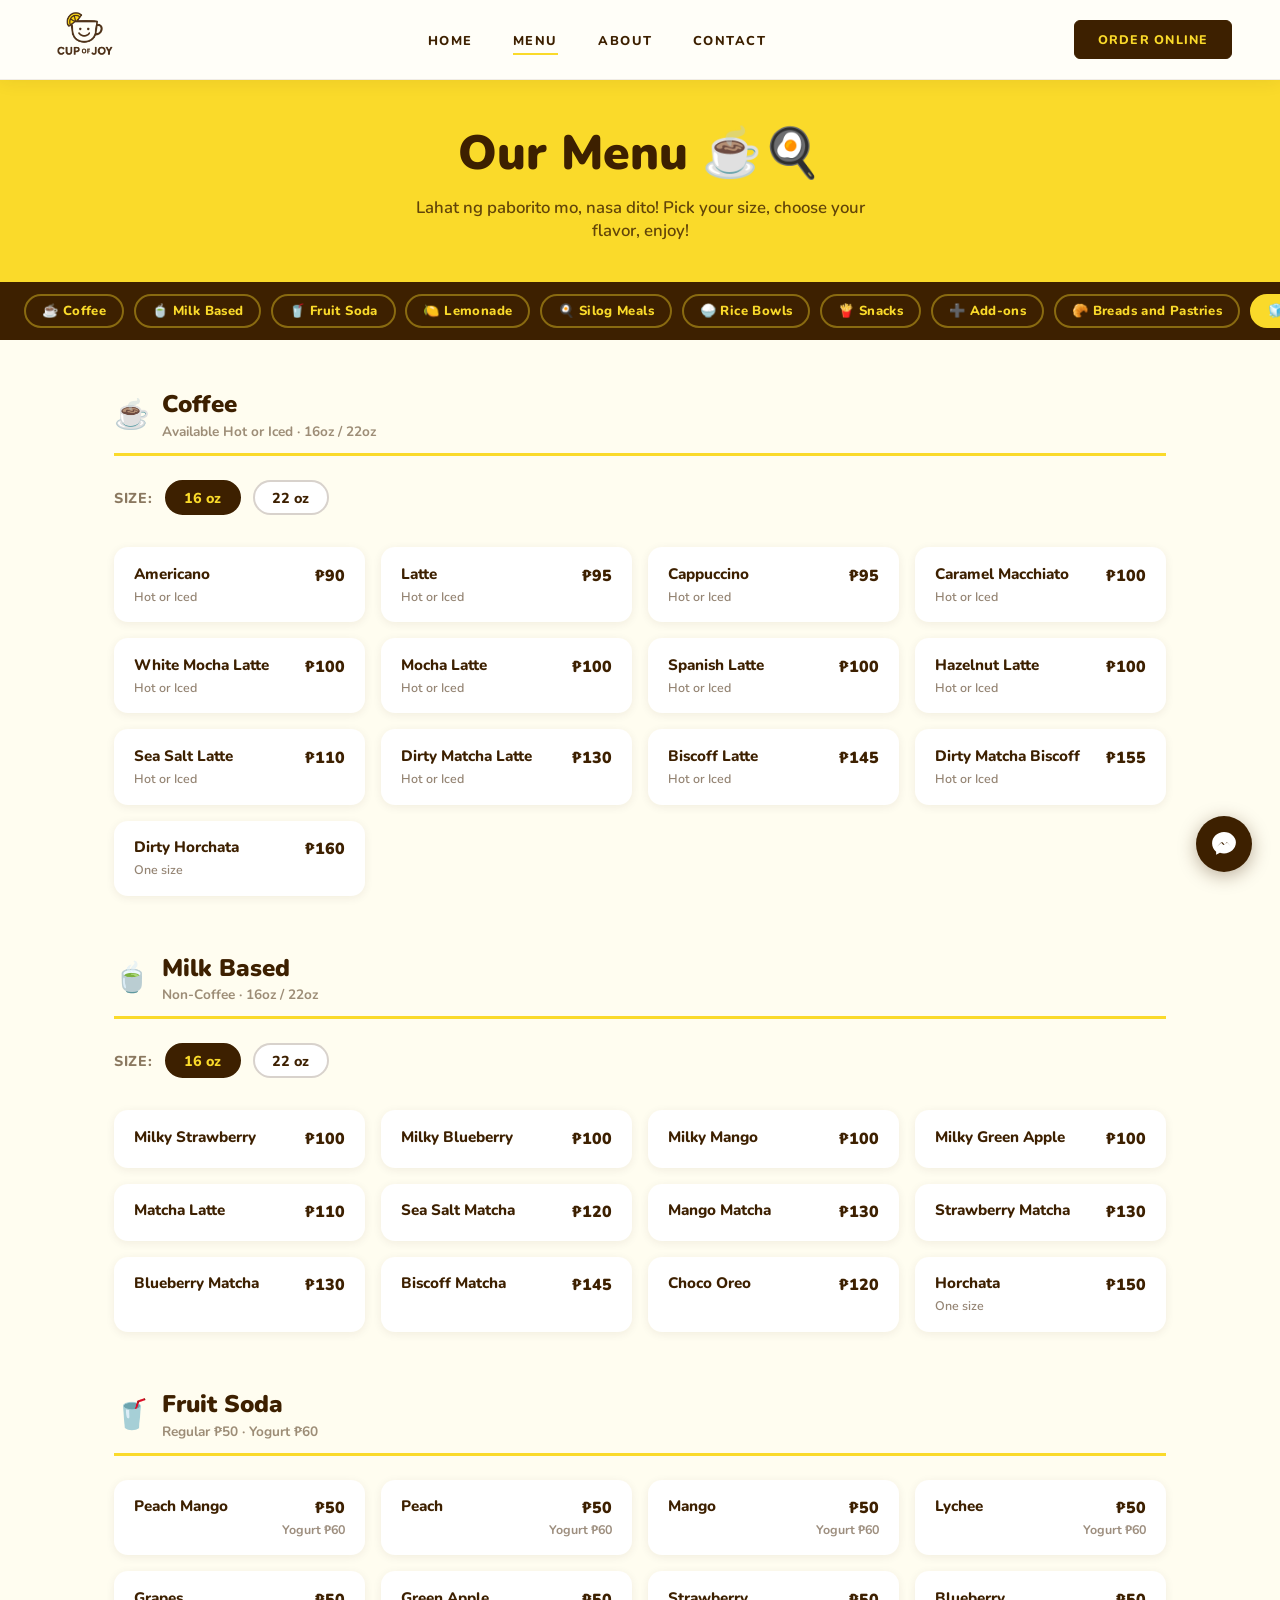
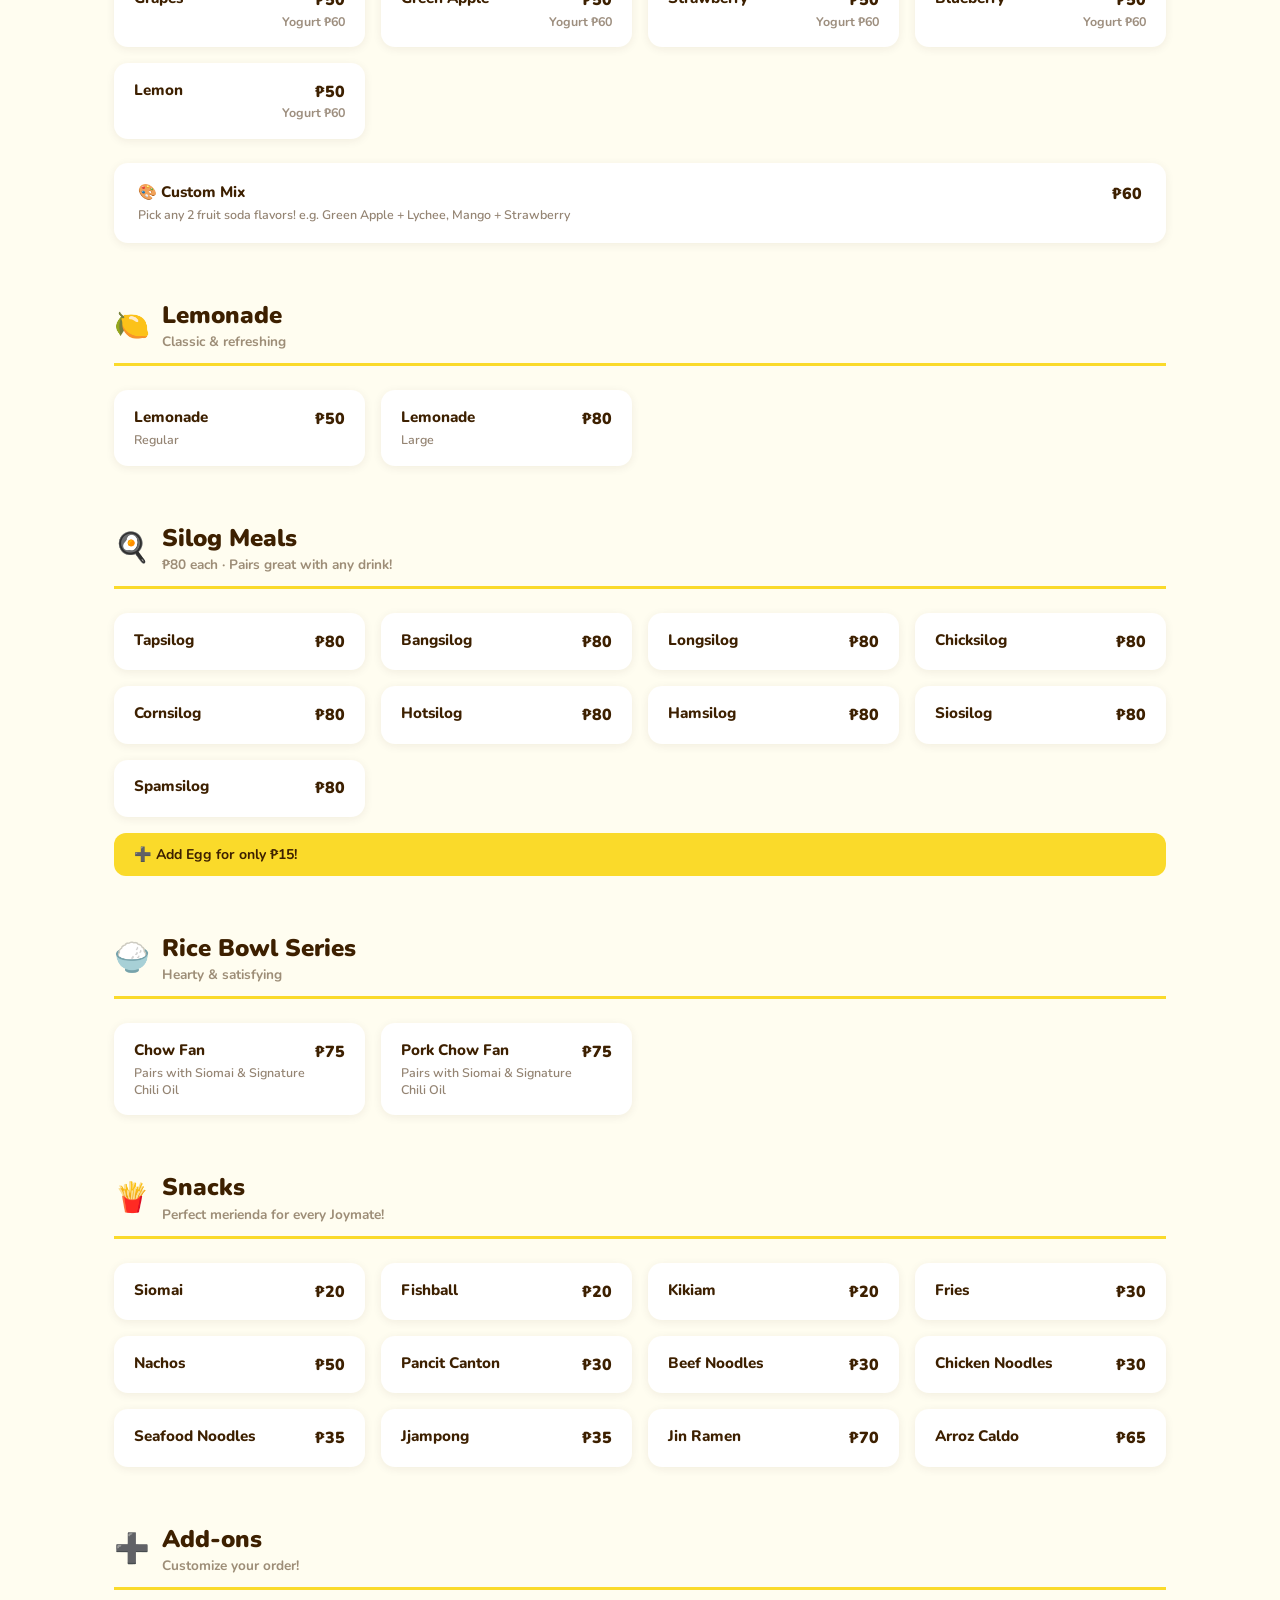
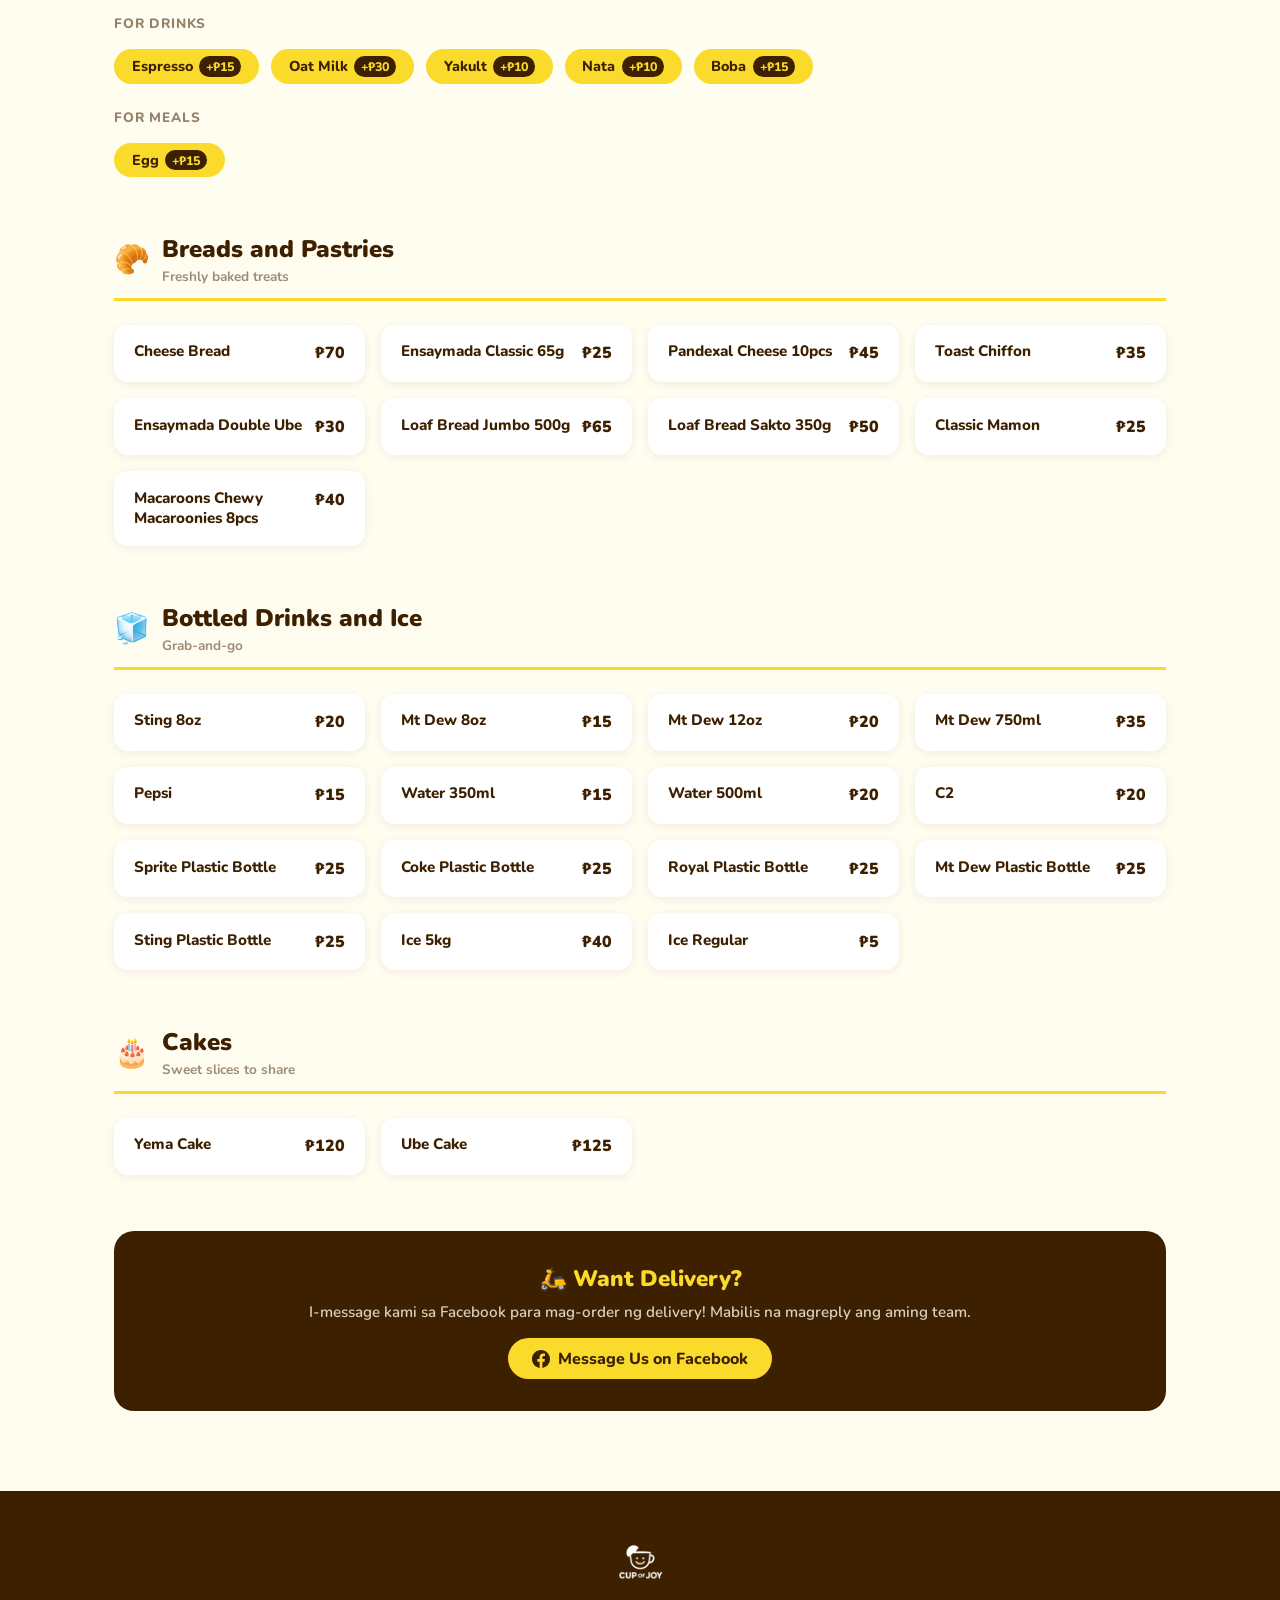
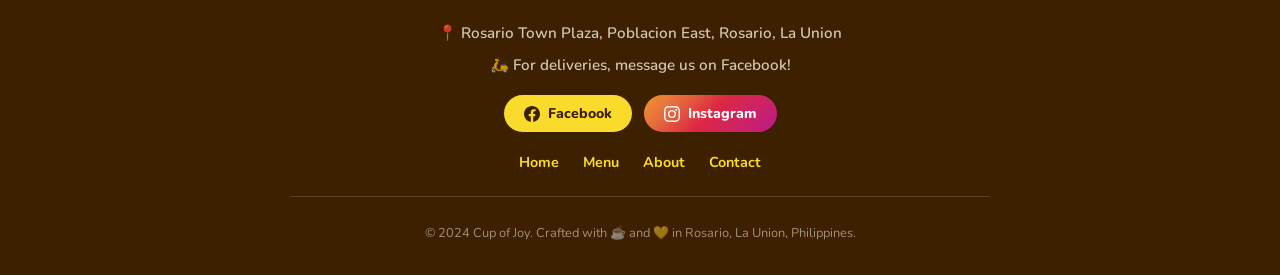
<file: menu.html>
<!DOCTYPE html>
<html lang="en">
<head>
  <meta charset="UTF-8" />
  <meta name="viewport" content="width=device-width, initial-scale=1.0" />
  <title>Menu — Cup of Joy</title>
  <link rel="icon" type="image/png" href="cup_of_Joy_Logo.png" />
  <link rel="preconnect" href="https://fonts.googleapis.com" />
  <link rel="preconnect" href="https://fonts.gstatic.com" crossorigin />
  <link href="https://fonts.googleapis.com/css2?family=Nunito:wght@400;600;700;800;900&display=swap" rel="stylesheet" />
  <link rel="stylesheet" href="shared.css" />
  <style>
    /* ── MENU HERO ── */
    .menu-hero {
      background: var(--yellow);
      padding: calc(var(--nav-h) + 2.5rem) 1.5rem 2.5rem;
      text-align: center;
    }

    .menu-hero h1 {
      font-size: clamp(2rem, 5vw, 3rem);
      font-weight: 900;
      color: var(--brown);
      margin-bottom: .6rem;
    }

    .menu-hero p {
      font-size: 1.05rem;
      color: var(--brown);
      opacity: .8;
      font-weight: 600;
      max-width: 500px;
      margin: 0 auto;
    }

    /* ── PILL NAV ── */
    .pill-nav-wrap {
      position: sticky;
      top: var(--nav-h);
      z-index: 90;
      background: var(--brown);
      padding: .75rem 1.5rem;
      overflow-x: auto;
      -webkit-overflow-scrolling: touch;
      scrollbar-width: none;
    }

    .pill-nav-wrap::-webkit-scrollbar { display: none; }

    .pill-nav {
      display: flex;
      gap: .6rem;
      min-width: max-content;
      margin: 0 auto;
      max-width: 1100px;
    }

    .pill {
      background: transparent;
      border: 2px solid rgba(250,218,42,.4);
      color: var(--yellow);
      font-family: 'Nunito', sans-serif;
      font-weight: 800;
      font-size: .82rem;
      padding: .4rem 1rem;
      border-radius: 50px;
      cursor: pointer;
      white-space: nowrap;
      transition: background .2s, border-color .2s, color .2s;
      letter-spacing: .03em;
    }

    .pill:hover, .pill.active {
      background: var(--yellow);
      color: var(--brown);
      border-color: var(--yellow);
    }

    /* ── MENU CONTENT ── */
    .menu-content {
      max-width: 1100px;
      margin: 0 auto;
      padding: 3rem 1.5rem 5rem;
    }

    /* ── SIZE SELECTOR ── */
    .size-selector {
      display: flex;
      align-items: center;
      gap: .75rem;
      margin-bottom: 2rem;
      flex-wrap: wrap;
    }

    .size-selector span {
      font-weight: 800;
      font-size: .9rem;
      color: var(--brown);
      opacity: .6;
      text-transform: uppercase;
      letter-spacing: .05em;
    }

    .size-btn {
      background: #fff;
      border: 2.5px solid rgba(61,32,0,.2);
      color: var(--brown);
      font-family: 'Nunito', sans-serif;
      font-weight: 800;
      font-size: .9rem;
      padding: .35rem 1.1rem;
      border-radius: 50px;
      cursor: pointer;
      transition: all .2s;
    }

    .size-btn.active {
      background: var(--brown);
      color: var(--yellow);
      border-color: var(--brown);
    }

    .size-btn:hover:not(.active) { border-color: var(--brown); }

    /* ── CATEGORY SECTION ── */
    .cat-section { margin-bottom: 3.5rem; scroll-margin-top: 140px; }

    .cat-header {
      display: flex;
      align-items: center;
      gap: .75rem;
      margin-bottom: 1.5rem;
      padding-bottom: .75rem;
      border-bottom: 3px solid var(--yellow);
    }

    .cat-icon { font-size: 1.8rem; }

    .cat-title {
      font-size: 1.5rem;
      font-weight: 900;
      color: var(--brown);
    }

    .cat-subtitle {
      font-size: .85rem;
      font-weight: 700;
      color: var(--brown);
      opacity: .5;
      margin-top: .1rem;
    }

    /* ── MENU ITEMS GRID ── */
    .menu-grid {
      display: grid;
      grid-template-columns: repeat(auto-fill, minmax(230px, 1fr));
      gap: 1rem;
    }

    .menu-item {
      background: #fff;
      border-radius: 14px;
      padding: 1.1rem 1.25rem;
      display: flex;
      justify-content: space-between;
      align-items: flex-start;
      box-shadow: 0 2px 10px rgba(61,32,0,.07);
      transition: transform .2s, box-shadow .2s;
      gap: .5rem;
    }

    .menu-item:hover { transform: translateY(-3px); box-shadow: 0 6px 20px rgba(61,32,0,.13); }

    .item-name {
      font-weight: 800;
      font-size: .95rem;
      color: var(--brown);
      line-height: 1.3;
    }

    .item-note {
      font-size: .78rem;
      font-weight: 600;
      color: var(--brown);
      opacity: .55;
      margin-top: .2rem;
    }

    .item-price {
      font-weight: 900;
      font-size: 1rem;
      color: var(--brown);
      white-space: nowrap;
      text-align: right;
    }

    .item-price .price-secondary {
      font-size: .78rem;
      font-weight: 700;
      opacity: .5;
      display: block;
      margin-top: .1rem;
    }

    /* size toggle behavior */
    .price-16 { display: block; }
    .price-22 { display: none; }
    .size-22 .price-16 { display: none; }
    .size-22 .price-22 { display: block; }

    /* ── ADD-ONS ── */
    .addons-grid {
      display: flex;
      flex-wrap: wrap;
      gap: .75rem;
    }

    .addon-chip {
      background: var(--yellow);
      color: var(--brown);
      font-weight: 800;
      font-size: .9rem;
      padding: .45rem 1.1rem;
      border-radius: 50px;
      display: flex;
      align-items: center;
      gap: .4rem;
    }

    .addon-chip .addon-price {
      font-size: .78rem;
      background: var(--brown);
      color: var(--yellow);
      padding: .1rem .45rem;
      border-radius: 50px;
    }

    /* ── DELIVERY BANNER ── */
    .delivery-banner {
      background: var(--brown);
      color: var(--cream);
      border-radius: 20px;
      padding: 2rem;
      text-align: center;
      margin-top: 3rem;
    }

    .delivery-banner h3 {
      font-size: 1.4rem;
      font-weight: 900;
      color: var(--yellow);
      margin-bottom: .5rem;
    }

    .delivery-banner p {
      font-size: .95rem;
      opacity: .8;
      font-weight: 600;
      margin-bottom: 1rem;
    }

    .fb-link {
      display: inline-flex;
      align-items: center;
      gap: .5rem;
      background: var(--yellow);
      color: var(--brown);
      font-weight: 800;
      text-decoration: none;
      padding: .6rem 1.5rem;
      border-radius: 50px;
      transition: transform .2s, opacity .2s;
    }

    .fb-link:hover { transform: scale(1.04); opacity: .9; }

    /* ── RESPONSIVE ── */
    @media (max-width: 768px) {
      .menu-grid { grid-template-columns: 1fr 1fr; }
    }

    @media (max-width: 480px) {
      .menu-grid { grid-template-columns: 1fr; }
    }
  </style>
</head>
<body>

<!-- MENU HERO -->
<div class="menu-hero">
  <h1>Our Menu ☕🍳</h1>
  <p>Lahat ng paborito mo, nasa dito! Pick your size, choose your flavor, enjoy!</p>
</div>

<!-- PILL NAV -->
<div class="pill-nav-wrap">
  <div class="pill-nav">
    <button class="pill active" data-target="coffee">☕ Coffee</button>
    <button class="pill" data-target="milkbased">🍵 Milk Based</button>
    <button class="pill" data-target="fruitsoda">🥤 Fruit Soda</button>
    <button class="pill" data-target="lemonade">🍋 Lemonade</button>
    <button class="pill" data-target="silog">🍳 Silog Meals</button>
    <button class="pill" data-target="ricebowl">🍚 Rice Bowls</button>
    <button class="pill" data-target="snacks">🍟 Snacks</button>
    <button class="pill" data-target="addons">➕ Add-ons</button>
    <button class="pill" data-target="breadsandpastries">🥐 Breads and Pastries</button>
    <button class="pill" data-target="bottleddrinksandice">🧊 Bottled Drinks and Ice</button>
    <button class="pill" data-target="cakes">🎂 Cakes</button>
  </div>
</div>

<!-- MENU CONTENT -->
<div class="menu-content" id="menuBody">

  <!-- COFFEE -->
  <section class="cat-section" id="coffee">
    <div class="cat-header">
      <div class="cat-icon">☕</div>
      <div>
        <div class="cat-title">Coffee</div>
        <div class="cat-subtitle">Available Hot or Iced · 16oz / 22oz</div>
      </div>
    </div>

    <div class="size-selector">
      <span>Size:</span>
      <button class="size-btn active" data-size="16" data-group="coffee">16 oz</button>
      <button class="size-btn" data-size="22" data-group="coffee">22 oz</button>
    </div>

    <div class="menu-grid" id="coffee-grid">
      <div class="menu-item"><div><div class="item-name">Americano</div><div class="item-note">Hot or Iced</div></div><div class="item-price"><span class="price-16">₱90</span><span class="price-22">₱125</span></div></div>
      <div class="menu-item"><div><div class="item-name">Latte</div><div class="item-note">Hot or Iced</div></div><div class="item-price"><span class="price-16">₱95</span><span class="price-22">₱130</span></div></div>
      <div class="menu-item"><div><div class="item-name">Cappuccino</div><div class="item-note">Hot or Iced</div></div><div class="item-price"><span class="price-16">₱95</span><span class="price-22">₱130</span></div></div>
      <div class="menu-item"><div><div class="item-name">Caramel Macchiato</div><div class="item-note">Hot or Iced</div></div><div class="item-price"><span class="price-16">₱100</span><span class="price-22">₱135</span></div></div>
      <div class="menu-item"><div><div class="item-name">White Mocha Latte</div><div class="item-note">Hot or Iced</div></div><div class="item-price"><span class="price-16">₱100</span><span class="price-22">₱135</span></div></div>
      <div class="menu-item"><div><div class="item-name">Mocha Latte</div><div class="item-note">Hot or Iced</div></div><div class="item-price"><span class="price-16">₱100</span><span class="price-22">₱135</span></div></div>
      <div class="menu-item"><div><div class="item-name">Spanish Latte</div><div class="item-note">Hot or Iced</div></div><div class="item-price"><span class="price-16">₱100</span><span class="price-22">₱135</span></div></div>
      <div class="menu-item"><div><div class="item-name">Hazelnut Latte</div><div class="item-note">Hot or Iced</div></div><div class="item-price"><span class="price-16">₱100</span><span class="price-22">₱135</span></div></div>
      <div class="menu-item"><div><div class="item-name">Sea Salt Latte</div><div class="item-note">Hot or Iced</div></div><div class="item-price"><span class="price-16">₱110</span><span class="price-22">₱145</span></div></div>
      <div class="menu-item"><div><div class="item-name">Dirty Matcha Latte</div><div class="item-note">Hot or Iced</div></div><div class="item-price"><span class="price-16">₱130</span><span class="price-22">₱165</span></div></div>
      <div class="menu-item"><div><div class="item-name">Biscoff Latte</div><div class="item-note">Hot or Iced</div></div><div class="item-price"><span class="price-16">₱145</span><span class="price-22">₱180</span></div></div>
      <div class="menu-item"><div><div class="item-name">Dirty Matcha Biscoff</div><div class="item-note">Hot or Iced</div></div><div class="item-price"><span class="price-16">₱155</span><span class="price-22">₱190</span></div></div>
      <div class="menu-item"><div><div class="item-name">Dirty Horchata</div><div class="item-note">One size</div></div><div class="item-price"><span class="price-16">₱160</span><span class="price-22">₱160</span></div></div>
    </div>
  </section>

  <!-- MILK BASED -->
  <section class="cat-section" id="milkbased">
    <div class="cat-header">
      <div class="cat-icon">🍵</div>
      <div>
        <div class="cat-title">Milk Based</div>
        <div class="cat-subtitle">Non-Coffee · 16oz / 22oz</div>
      </div>
    </div>

    <div class="size-selector">
      <span>Size:</span>
      <button class="size-btn active" data-size="16" data-group="milk">16 oz</button>
      <button class="size-btn" data-size="22" data-group="milk">22 oz</button>
    </div>

    <div class="menu-grid" id="milk-grid">
      <div class="menu-item"><div><div class="item-name">Milky Strawberry</div></div><div class="item-price"><span class="price-16">₱100</span><span class="price-22">₱135</span></div></div>
      <div class="menu-item"><div><div class="item-name">Milky Blueberry</div></div><div class="item-price"><span class="price-16">₱100</span><span class="price-22">₱135</span></div></div>
      <div class="menu-item"><div><div class="item-name">Milky Mango</div></div><div class="item-price"><span class="price-16">₱100</span><span class="price-22">₱135</span></div></div>
      <div class="menu-item"><div><div class="item-name">Milky Green Apple</div></div><div class="item-price"><span class="price-16">₱100</span><span class="price-22">₱135</span></div></div>
      <div class="menu-item"><div><div class="item-name">Matcha Latte</div></div><div class="item-price"><span class="price-16">₱110</span><span class="price-22">₱145</span></div></div>
      <div class="menu-item"><div><div class="item-name">Sea Salt Matcha</div></div><div class="item-price"><span class="price-16">₱120</span><span class="price-22">₱155</span></div></div>
      <div class="menu-item"><div><div class="item-name">Mango Matcha</div></div><div class="item-price"><span class="price-16">₱130</span><span class="price-22">₱165</span></div></div>
      <div class="menu-item"><div><div class="item-name">Strawberry Matcha</div></div><div class="item-price"><span class="price-16">₱130</span><span class="price-22">₱165</span></div></div>
      <div class="menu-item"><div><div class="item-name">Blueberry Matcha</div></div><div class="item-price"><span class="price-16">₱130</span><span class="price-22">₱165</span></div></div>
      <div class="menu-item"><div><div class="item-name">Biscoff Matcha</div></div><div class="item-price"><span class="price-16">₱145</span><span class="price-22">₱180</span></div></div>
      <div class="menu-item"><div><div class="item-name">Choco Oreo</div></div><div class="item-price"><span class="price-16">₱120</span><span class="price-22">₱155</span></div></div>
      <div class="menu-item"><div><div class="item-name">Horchata</div><div class="item-note">One size</div></div><div class="item-price"><span class="price-16">₱150</span><span class="price-22">₱150</span></div></div>
    </div>
  </section>

  <!-- FRUIT SODA -->
  <section class="cat-section" id="fruitsoda">
    <div class="cat-header">
      <div class="cat-icon">🥤</div>
      <div>
        <div class="cat-title">Fruit Soda</div>
        <div class="cat-subtitle">Regular ₱50 · Yogurt ₱60</div>
      </div>
    </div>
    <div class="menu-grid">
      <div class="menu-item"><div><div class="item-name">Peach Mango</div></div><div class="item-price">₱50<span class="price-secondary">Yogurt ₱60</span></div></div>
      <div class="menu-item"><div><div class="item-name">Peach</div></div><div class="item-price">₱50<span class="price-secondary">Yogurt ₱60</span></div></div>
      <div class="menu-item"><div><div class="item-name">Mango</div></div><div class="item-price">₱50<span class="price-secondary">Yogurt ₱60</span></div></div>
      <div class="menu-item"><div><div class="item-name">Lychee</div></div><div class="item-price">₱50<span class="price-secondary">Yogurt ₱60</span></div></div>
      <div class="menu-item"><div><div class="item-name">Grapes</div></div><div class="item-price">₱50<span class="price-secondary">Yogurt ₱60</span></div></div>
      <div class="menu-item"><div><div class="item-name">Green Apple</div></div><div class="item-price">₱50<span class="price-secondary">Yogurt ₱60</span></div></div>
      <div class="menu-item"><div><div class="item-name">Strawberry</div></div><div class="item-price">₱50<span class="price-secondary">Yogurt ₱60</span></div></div>
      <div class="menu-item"><div><div class="item-name">Blueberry</div></div><div class="item-price">₱50<span class="price-secondary">Yogurt ₱60</span></div></div>
      <div class="menu-item"><div><div class="item-name">Lemon</div></div><div class="item-price">₱50<span class="price-secondary">Yogurt ₱60</span></div></div>
    </div>

    <!-- Custom Mix -->
    <div style="margin-top:1.5rem; background:#fff; border-radius:14px; padding:1.25rem 1.5rem; box-shadow:0 2px 10px rgba(61,32,0,.07);">
      <div style="display:flex; justify-content:space-between; align-items:flex-start; gap:.5rem;">
        <div>
          <div class="item-name">🎨 Custom Mix</div>
          <div class="item-note">Pick any 2 fruit soda flavors! e.g. Green Apple + Lychee, Mango + Strawberry</div>
        </div>
        <div class="item-price">₱60</div>
      </div>
    </div>
  </section>

  <!-- LEMONADE -->
  <section class="cat-section" id="lemonade">
    <div class="cat-header">
      <div class="cat-icon">🍋</div>
      <div>
        <div class="cat-title">Lemonade</div>
        <div class="cat-subtitle">Classic & refreshing</div>
      </div>
    </div>
    <div class="menu-grid">
      <div class="menu-item"><div><div class="item-name">Lemonade</div><div class="item-note">Regular</div></div><div class="item-price">₱50</div></div>
      <div class="menu-item"><div><div class="item-name">Lemonade</div><div class="item-note">Large</div></div><div class="item-price">₱80</div></div>
    </div>
  </section>

  <!-- SILOG MEALS -->
  <section class="cat-section" id="silog">
    <div class="cat-header">
      <div class="cat-icon">🍳</div>
      <div>
        <div class="cat-title">Silog Meals</div>
        <div class="cat-subtitle">₱80 each · Pairs great with any drink!</div>
      </div>
    </div>
    <div class="menu-grid">
      <div class="menu-item"><div><div class="item-name">Tapsilog</div></div><div class="item-price">₱80</div></div>
      <div class="menu-item"><div><div class="item-name">Bangsilog</div></div><div class="item-price">₱80</div></div>
      <div class="menu-item"><div><div class="item-name">Longsilog</div></div><div class="item-price">₱80</div></div>
      <div class="menu-item"><div><div class="item-name">Chicksilog</div></div><div class="item-price">₱80</div></div>
      <div class="menu-item"><div><div class="item-name">Cornsilog</div></div><div class="item-price">₱80</div></div>
      <div class="menu-item"><div><div class="item-name">Hotsilog</div></div><div class="item-price">₱80</div></div>
      <div class="menu-item"><div><div class="item-name">Hamsilog</div></div><div class="item-price">₱80</div></div>
      <div class="menu-item"><div><div class="item-name">Siosilog</div></div><div class="item-price">₱80</div></div>
      <div class="menu-item"><div><div class="item-name">Spamsilog</div></div><div class="item-price">₱80</div></div>
    </div>
    <div style="margin-top:1rem; background:var(--yellow); border-radius:12px; padding:.75rem 1.25rem; font-size:.88rem; font-weight:700; color:var(--brown);">
      ➕ Add Egg for only ₱15!
    </div>
  </section>

  <!-- RICE BOWL -->
  <section class="cat-section" id="ricebowl">
    <div class="cat-header">
      <div class="cat-icon">🍚</div>
      <div>
        <div class="cat-title">Rice Bowl Series</div>
        <div class="cat-subtitle">Hearty & satisfying</div>
      </div>
    </div>
    <div class="menu-grid">
      <div class="menu-item"><div><div class="item-name">Chow Fan</div><div class="item-note">Pairs with Siomai & Signature Chili Oil</div></div><div class="item-price">₱75</div></div>
      <div class="menu-item"><div><div class="item-name">Pork Chow Fan</div><div class="item-note">Pairs with Siomai & Signature Chili Oil</div></div><div class="item-price">₱75</div></div>
    </div>
  </section>

  <!-- SNACKS -->
  <section class="cat-section" id="snacks">
    <div class="cat-header">
      <div class="cat-icon">🍟</div>
      <div>
        <div class="cat-title">Snacks</div>
        <div class="cat-subtitle">Perfect merienda for every Joymate!</div>
      </div>
    </div>
    <div class="menu-grid">
      <div class="menu-item"><div><div class="item-name">Siomai</div></div><div class="item-price">₱20</div></div>
      <div class="menu-item"><div><div class="item-name">Fishball</div></div><div class="item-price">₱20</div></div>
      <div class="menu-item"><div><div class="item-name">Kikiam</div></div><div class="item-price">₱20</div></div>
      <div class="menu-item"><div><div class="item-name">Fries</div></div><div class="item-price">₱30</div></div>
      <div class="menu-item"><div><div class="item-name">Nachos</div></div><div class="item-price">₱50</div></div>
      <div class="menu-item"><div><div class="item-name">Pancit Canton</div></div><div class="item-price">₱30</div></div>
      <div class="menu-item"><div><div class="item-name">Beef Noodles</div></div><div class="item-price">₱30</div></div>
      <div class="menu-item"><div><div class="item-name">Chicken Noodles</div></div><div class="item-price">₱30</div></div>
      <div class="menu-item"><div><div class="item-name">Seafood Noodles</div></div><div class="item-price">₱35</div></div>
      <div class="menu-item"><div><div class="item-name">Jjampong</div></div><div class="item-price">₱35</div></div>
      <div class="menu-item"><div><div class="item-name">Jin Ramen</div></div><div class="item-price">₱70</div></div>
      <div class="menu-item"><div><div class="item-name">Arroz Caldo</div></div><div class="item-price">₱65</div></div>
    </div>
  </section>

  <!-- ADD-ONS -->
  <section class="cat-section" id="addons">
    <div class="cat-header">
      <div class="cat-icon">➕</div>
      <div>
        <div class="cat-title">Add-ons</div>
        <div class="cat-subtitle">Customize your order!</div>
      </div>
    </div>

    <p style="font-weight:800; font-size:.85rem; opacity:.55; text-transform:uppercase; letter-spacing:.06em; margin-bottom:1rem;">For Drinks</p>
    <div class="addons-grid" style="margin-bottom:1.5rem;">
      <div class="addon-chip">Espresso <span class="addon-price">+₱15</span></div>
      <div class="addon-chip">Oat Milk <span class="addon-price">+₱30</span></div>
      <div class="addon-chip">Yakult <span class="addon-price">+₱10</span></div>
      <div class="addon-chip">Nata <span class="addon-price">+₱10</span></div>
      <div class="addon-chip">Boba <span class="addon-price">+₱15</span></div>
    </div>

    <p style="font-weight:800; font-size:.85rem; opacity:.55; text-transform:uppercase; letter-spacing:.06em; margin-bottom:1rem;">For Meals</p>
    <div class="addons-grid">
      <div class="addon-chip">Egg <span class="addon-price">+₱15</span></div>
    </div>
  </section>

  <!-- BREADS AND PASTRIES -->
  <section class="cat-section" id="breadsandpastries">
    <div class="cat-header">
      <div class="cat-icon">🥐</div>
      <div>
        <div class="cat-title">Breads and Pastries</div>
        <div class="cat-subtitle">Freshly baked treats</div>
      </div>
    </div>
    <div class="menu-grid">
      <div class="menu-item"><div><div class="item-name">Cheese Bread</div></div><div class="item-price">₱70</div></div>
      <div class="menu-item"><div><div class="item-name">Ensaymada Classic 65g</div></div><div class="item-price">₱25</div></div>
      <div class="menu-item"><div><div class="item-name">Pandexal Cheese 10pcs</div></div><div class="item-price">₱45</div></div>
      <div class="menu-item"><div><div class="item-name">Toast Chiffon</div></div><div class="item-price">₱35</div></div>
      <div class="menu-item"><div><div class="item-name">Ensaymada Double Ube</div></div><div class="item-price">₱30</div></div>
      <div class="menu-item"><div><div class="item-name">Loaf Bread Jumbo 500g</div></div><div class="item-price">₱65</div></div>
      <div class="menu-item"><div><div class="item-name">Loaf Bread Sakto 350g</div></div><div class="item-price">₱50</div></div>
      <div class="menu-item"><div><div class="item-name">Classic Mamon</div></div><div class="item-price">₱25</div></div>
      <div class="menu-item"><div><div class="item-name">Macaroons Chewy Macaroonies 8pcs</div></div><div class="item-price">₱40</div></div>
    </div>
  </section>

  <!-- BOTTLED DRINKS AND ICE -->
  <section class="cat-section" id="bottleddrinksandice">
    <div class="cat-header">
      <div class="cat-icon">🧊</div>
      <div>
        <div class="cat-title">Bottled Drinks and Ice</div>
        <div class="cat-subtitle">Grab-and-go</div>
      </div>
    </div>
    <div class="menu-grid">
      <div class="menu-item"><div><div class="item-name">Sting 8oz</div></div><div class="item-price">₱20</div></div>
      <div class="menu-item"><div><div class="item-name">Mt Dew 8oz</div></div><div class="item-price">₱15</div></div>
      <div class="menu-item"><div><div class="item-name">Mt Dew 12oz</div></div><div class="item-price">₱20</div></div>
      <div class="menu-item"><div><div class="item-name">Mt Dew 750ml</div></div><div class="item-price">₱35</div></div>
      <div class="menu-item"><div><div class="item-name">Pepsi</div></div><div class="item-price">₱15</div></div>
      <div class="menu-item"><div><div class="item-name">Water 350ml</div></div><div class="item-price">₱15</div></div>
      <div class="menu-item"><div><div class="item-name">Water 500ml</div></div><div class="item-price">₱20</div></div>
      <div class="menu-item"><div><div class="item-name">C2</div></div><div class="item-price">₱20</div></div>
      <div class="menu-item"><div><div class="item-name">Sprite Plastic Bottle</div></div><div class="item-price">₱25</div></div>
      <div class="menu-item"><div><div class="item-name">Coke Plastic Bottle</div></div><div class="item-price">₱25</div></div>
      <div class="menu-item"><div><div class="item-name">Royal Plastic Bottle</div></div><div class="item-price">₱25</div></div>
      <div class="menu-item"><div><div class="item-name">Mt Dew Plastic Bottle</div></div><div class="item-price">₱25</div></div>
      <div class="menu-item"><div><div class="item-name">Sting Plastic Bottle</div></div><div class="item-price">₱25</div></div>
      <div class="menu-item"><div><div class="item-name">Ice 5kg</div></div><div class="item-price">₱40</div></div>
      <div class="menu-item"><div><div class="item-name">Ice Regular</div></div><div class="item-price">₱5</div></div>
    </div>
  </section>

  <!-- CAKES -->
  <section class="cat-section" id="cakes">
    <div class="cat-header">
      <div class="cat-icon">🎂</div>
      <div>
        <div class="cat-title">Cakes</div>
        <div class="cat-subtitle">Sweet slices to share</div>
      </div>
    </div>
    <div class="menu-grid">
      <div class="menu-item"><div><div class="item-name">Yema Cake</div></div><div class="item-price">₱120</div></div>
      <div class="menu-item"><div><div class="item-name">Ube Cake</div></div><div class="item-price">₱125</div></div>
    </div>
  </section>

  <!-- DELIVERY BANNER -->
  <div class="delivery-banner">
    <h3>🛵 Want Delivery?</h3>
    <p>I-message kami sa Facebook para mag-order ng delivery! Mabilis na magreply ang aming team.</p>
    <a href="https://www.facebook.com/profile.php?id=61579999162949" target="_blank" rel="noopener" class="fb-link">
      <svg width="18" height="18" viewBox="0 0 24 24" fill="currentColor"><path d="M24 12.073c0-6.627-5.373-12-12-12s-12 5.373-12 12c0 5.99 4.388 10.954 10.125 11.854v-8.385H7.078v-3.47h3.047V9.43c0-3.007 1.792-4.669 4.533-4.669 1.312 0 2.686.235 2.686.235v2.953H15.83c-1.491 0-1.956.925-1.956 1.874v2.25h3.328l-.532 3.47h-2.796v8.385C19.612 23.027 24 18.062 24 12.073z"/></svg>
      Message Us on Facebook
    </a>
  </div>

</div><!-- /menu-content -->

<script>
  // Pill nav scroll + active
  document.querySelectorAll('.pill').forEach(pill => {
    pill.addEventListener('click', () => {
      document.querySelectorAll('.pill').forEach(p => p.classList.remove('active'));
      pill.classList.add('active');
      const target = document.getElementById(pill.dataset.target);
      if (target) target.scrollIntoView({ behavior: 'smooth', block: 'start' });
    });
  });

  // Size toggle for coffee
  document.querySelectorAll('.size-btn[data-group="coffee"]').forEach(btn => {
    btn.addEventListener('click', () => {
      document.querySelectorAll('.size-btn[data-group="coffee"]').forEach(b => b.classList.remove('active'));
      btn.classList.add('active');
      const grid = document.getElementById('coffee-grid');
      if (btn.dataset.size === '22') grid.classList.add('size-22');
      else grid.classList.remove('size-22');
    });
  });

  // Size toggle for milk
  document.querySelectorAll('.size-btn[data-group="milk"]').forEach(btn => {
    btn.addEventListener('click', () => {
      document.querySelectorAll('.size-btn[data-group="milk"]').forEach(b => b.classList.remove('active'));
      btn.classList.add('active');
      const grid = document.getElementById('milk-grid');
      if (btn.dataset.size === '22') grid.classList.add('size-22');
      else grid.classList.remove('size-22');
    });
  });

  // Update active pill on scroll
  const sections = document.querySelectorAll('.cat-section');
  const pillMap = {};
  document.querySelectorAll('.pill').forEach(p => { pillMap[p.dataset.target] = p; });

  const observer = new IntersectionObserver(entries => {
    entries.forEach(entry => {
      if (entry.isIntersecting) {
        document.querySelectorAll('.pill').forEach(p => p.classList.remove('active'));
        const pill = pillMap[entry.target.id];
        if (pill) pill.classList.add('active');
      }
    });
  }, { rootMargin: '-30% 0px -60% 0px' });

  sections.forEach(s => observer.observe(s));
</script>
<script src="components.js"></script>
</body>
</html>
</file>
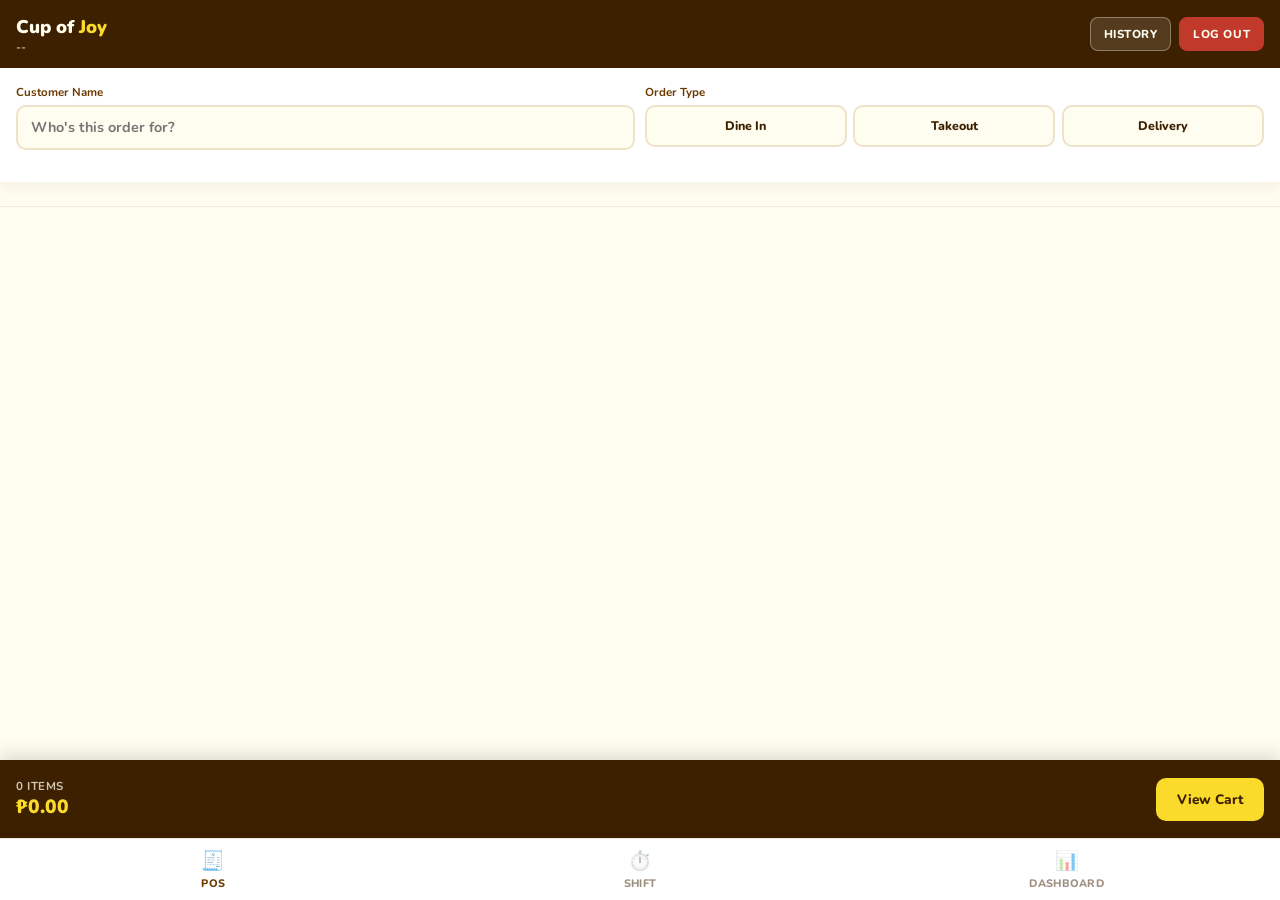
<file: pos.html>
<!DOCTYPE html>
<html lang="en">
<head>
<meta charset="UTF-8" />
<meta name="viewport" content="width=device-width, initial-scale=1, maximum-scale=1" />
<title>POS — Cup of Joy</title>
<meta name="robots" content="noindex, nofollow" />
<link rel="preconnect" href="https://fonts.googleapis.com">
<link rel="preconnect" href="https://fonts.gstatic.com" crossorigin>
<link href="https://fonts.googleapis.com/css2?family=Nunito:wght@400;600;700;800;900&display=swap" rel="stylesheet">
<style>
  *, *::before, *::after { box-sizing: border-box; margin: 0; padding: 0; -webkit-tap-highlight-color: transparent; }

  :root {
    --yellow: #FADA2A;
    --brown: #3D2000;
    --cream: #FFFDF0;
    --brown-light: #6b3a00;
    --nav-h: 62px;
    --red: #C0392B;
    --green: #2E7D32;
    --grey: #9a8f78;
    --cart-h: 78px;
  }

  html { scroll-behavior: smooth; }

  body {
    font-family: 'Nunito', sans-serif;
    background: var(--cream);
    color: var(--brown);
    min-height: 100vh;
    padding-bottom: calc(var(--cart-h) + var(--nav-h) + 1rem);
  }

  button { font-family: 'Nunito', sans-serif; cursor: pointer; }
  input, select, textarea { font-family: 'Nunito', sans-serif; }

  /* ── TOP BAR ── */
  header.topbar {
    background: var(--brown);
    color: var(--cream);
    padding: .85rem 1rem;
    display: flex;
    align-items: center;
    justify-content: space-between;
    gap: .6rem;
    position: sticky;
    top: 0;
    z-index: 60;
    flex-wrap: wrap;
  }
  header.topbar .logo-text { font-weight: 900; font-size: 1.15rem; white-space: nowrap; }
  header.topbar .logo-text span { color: var(--yellow); }
  header.topbar .clock { font-size: .72rem; font-weight: 700; opacity: .7; }
  header.topbar .right { display: flex; align-items: center; gap: .5rem; flex-wrap: wrap; justify-content: flex-end; }
  header.topbar .staff-name { font-size: .8rem; font-weight: 800; }
  .topbar-btn {
    font-weight: 800; font-size: .72rem; letter-spacing: .05em; text-transform: uppercase;
    background: rgba(255,253,240,.12); color: var(--cream); border: 1px solid rgba(255,253,240,.35);
    border-radius: 8px; padding: .5rem .8rem; cursor: pointer; white-space: nowrap;
    text-decoration: none; display: inline-block;
  }
  .topbar-btn.logout { background: var(--red); border-color: var(--red); }

  /* ── ORDER SETUP ── */
  .order-setup {
    background: #fff;
    padding: 1rem;
    box-shadow: 0 4px 14px rgba(61,32,0,.06);
    position: sticky;
    top: 52px;
    z-index: 55;
  }
  .order-setup .row { display: flex; gap: .6rem; flex-wrap: wrap; }
  .order-setup .field { flex: 1 1 200px; }
  .order-setup label { display: block; font-weight: 700; font-size: .72rem; margin-bottom: .3rem; color: var(--brown-light); }
  .order-setup input[type="text"] {
    width: 100%; padding: .65rem .8rem; border-radius: 10px; border: 2px solid #eee3c8;
    background: var(--cream); color: var(--brown); font-weight: 700; font-size: .9rem; outline: none;
  }
  .order-setup input:focus { border-color: var(--yellow); }
  .order-type-group { display: flex; gap: .4rem; }
  .order-type-btn {
    flex: 1; padding: .65rem .5rem; border-radius: 10px; border: 2px solid #eee3c8; background: var(--cream);
    color: var(--brown); font-weight: 800; font-size: .78rem; text-align: center;
  }
  .order-type-btn.active { background: var(--yellow); border-color: var(--yellow); }
  .edit-banner {
    display: none; align-items: center; justify-content: space-between; gap: .5rem;
    background: #fff3cd; border: 1px solid #ffe08a; color: var(--brown-light);
    font-weight: 800; font-size: .8rem; border-radius: 10px; padding: .6rem .8rem; margin-top: .6rem;
  }
  .edit-banner.show { display: flex; }
  .edit-banner button {
    background: var(--brown); color: var(--yellow); border: none; border-radius: 8px;
    padding: .4rem .8rem; font-weight: 800; font-size: .7rem; text-transform: uppercase;
  }

  /* ── CATEGORY PILLS ── */
  .cat-nav {
    display: flex; gap: .5rem; overflow-x: auto; padding: .75rem 1rem;
    position: sticky; top: 122px; z-index: 50; background: var(--cream);
    border-bottom: 1px solid rgba(61,32,0,.08);
    -ms-overflow-style: none; scrollbar-width: none;
  }
  .cat-nav::-webkit-scrollbar { display: none; }
  .cat-pill {
    flex-shrink: 0; padding: .55rem 1.1rem; border-radius: 50px; border: 2px solid var(--brown);
    background: #fff; color: var(--brown); font-weight: 800; font-size: .78rem; white-space: nowrap;
  }
  .cat-pill.active { background: var(--brown); color: var(--yellow); }

  /* ── MENU ── */
  main { padding: 0 1rem; }
  .cat-section { padding-top: 1.25rem; }
  .cat-section h2 { font-size: 1.1rem; margin-bottom: .8rem; }
  .item-grid {
    display: grid; grid-template-columns: repeat(auto-fill, minmax(155px, 1fr)); gap: .75rem;
    margin-bottom: .5rem;
  }
  .item-card {
    background: #fff; border-radius: 14px; padding: .85rem; box-shadow: 0 3px 12px rgba(61,32,0,.07);
    display: flex; flex-direction: column; gap: .5rem;
  }
  .item-card .top-row { display: flex; justify-content: space-between; align-items: flex-start; gap: .4rem; }
  .item-card .name { font-weight: 800; font-size: .88rem; line-height: 1.25; }
  .recipe-btn {
    flex-shrink: 0; width: 26px; height: 26px; border-radius: 50%; border: none;
    background: var(--cream); color: var(--brown-light); font-size: .85rem;
    display: flex; align-items: center; justify-content: center;
  }
  .item-card .price { font-weight: 900; font-size: 1rem; color: var(--brown-light); }
  .toggle-group { display: flex; gap: .3rem; flex-wrap: wrap; }
  .toggle-btn {
    padding: .35rem .6rem; border-radius: 8px; border: 2px solid #eee3c8; background: var(--cream);
    color: var(--brown); font-weight: 800; font-size: .68rem;
  }
  .toggle-btn.active { background: var(--yellow); border-color: var(--yellow); }
  .add-btn {
    margin-top: auto; background: var(--brown); color: var(--yellow); border: none; border-radius: 10px;
    padding: .55rem; font-weight: 800; font-size: .82rem; letter-spacing: .04em;
  }
  .add-btn:active { transform: scale(.97); }
  .add-flash { animation: flash .35s ease; }
  @keyframes flash { 0% { background: var(--green); } 100% { background: var(--brown); } }

  /* ── CART BAR ── */
  .cart-bar {
    position: fixed; bottom: var(--nav-h); left: 0; right: 0; height: var(--cart-h);
    background: var(--brown); color: var(--cream); display: flex; align-items: center;
    justify-content: space-between; padding: 0 1rem; z-index: 90; box-shadow: 0 -4px 18px rgba(0,0,0,.15);
  }
  .cart-bar .info { display: flex; flex-direction: column; }
  .cart-bar .count { font-size: .72rem; font-weight: 700; opacity: .75; text-transform: uppercase; letter-spacing: .05em; }
  .cart-bar .total { font-size: 1.2rem; font-weight: 900; color: var(--yellow); }

  /* ── BOTTOM NAV ── */
  .bottom-nav {
    position: fixed; bottom: 0; left: 0; right: 0; height: var(--nav-h); background: #fff;
    border-top: 1px solid rgba(61,32,0,.1); display: flex; z-index: 95; box-shadow: 0 -2px 10px rgba(61,32,0,.06);
  }
  .bn-link {
    flex: 1; display: flex; flex-direction: column; align-items: center; justify-content: center;
    gap: .15rem; text-decoration: none; color: var(--brown); opacity: .5; font-weight: 800;
    font-size: .68rem; text-transform: uppercase; letter-spacing: .03em;
  }
  .bn-link .icon { font-size: 1.2rem; }
  .bn-link.active { opacity: 1; color: var(--brown-light); }
  .cart-bar .btn-view {
    background: var(--yellow); color: var(--brown); border: none; border-radius: 10px;
    padding: .75rem 1.3rem; font-weight: 800; font-size: .85rem;
  }

  /* ── MODALS (shared) ── */
  .modal-backdrop {
    position: fixed; inset: 0; background: rgba(61,32,0,.6); display: none;
    align-items: flex-end; justify-content: center; z-index: 200; padding: 0;
  }
  .modal-backdrop.show { display: flex; }
  .modal-backdrop.center { align-items: center; padding: 1.25rem; }
  .sheet {
    background: var(--cream); width: 100%; max-width: 560px; max-height: 92vh; overflow-y: auto;
    border-radius: 20px 20px 0 0; padding: 1.25rem 1.1rem 1.5rem;
  }
  .modal-backdrop.center .sheet { border-radius: 18px; max-height: 90vh; }
  .sheet-handle { width: 40px; height: 4px; background: #ddd; border-radius: 4px; margin: 0 auto .9rem; }
  .sheet h2 { font-size: 1.1rem; margin-bottom: .9rem; }
  .sheet-close {
    position: sticky; top: 0; float: right; background: #fff; border: none; border-radius: 50%;
    width: 32px; height: 32px; font-size: 1rem; font-weight: 900; color: var(--brown);
  }

  label { display: block; font-weight: 700; font-size: .78rem; margin-bottom: .35rem; color: var(--brown-light); }
  .field { margin-bottom: 1rem; }
  input[type="text"], input[type="number"], textarea, select.form-select {
    width: 100%; padding: .7rem .85rem; border-radius: 10px; border: 2px solid #eee3c8;
    background: #fff; color: var(--brown); font-weight: 700; font-size: .9rem; outline: none;
  }
  textarea { resize: vertical; min-height: 60px; font-weight: 600; }
  input:focus, textarea:focus, select:focus { border-color: var(--yellow); }

  .btn {
    font-weight: 800; font-size: .85rem; letter-spacing: .04em; text-transform: uppercase;
    color: var(--brown); background: var(--yellow); border: none; border-radius: 10px;
    padding: .8rem 1rem; width: 100%;
  }
  .btn:disabled { opacity: .5; }
  .btn-dark { background: var(--brown); color: var(--yellow); }
  .btn-outline { background: transparent; color: var(--brown); border: 2px solid var(--brown); }
  .btn-red { background: var(--red); color: #fff; }
  .btn-row { display: flex; gap: .6rem; }
  .btn-row .btn { flex: 1; }

  .msg { display: none; font-weight: 700; font-size: .82rem; border-radius: 10px; padding: .65rem .85rem; margin-top: .8rem; text-align: center; }
  .msg.show { display: block; }
  .msg.error { background: #fdecea; color: var(--red); border: 1px solid #f5c6c1; }
  .msg.success { background: #e8f5e9; color: var(--green); border: 1px solid #c5e6c8; }

  /* Cart list */
  .cart-item {
    background: #fff; border-radius: 12px; padding: .75rem .9rem; margin-bottom: .6rem;
  }
  .cart-item .head { display: flex; justify-content: space-between; gap: .5rem; }
  .cart-item .name { font-weight: 800; font-size: .9rem; }
  .cart-item .meta { font-size: .74rem; opacity: .65; font-weight: 700; margin-top: .15rem; }
  .cart-item .note { font-size: .74rem; font-style: italic; opacity: .7; margin-top: .2rem; }
  .cart-item .line-total { font-weight: 900; font-size: .92rem; white-space: nowrap; }
  .cart-item .foot { display: flex; align-items: center; justify-content: space-between; margin-top: .55rem; }
  .qty-group { display: flex; align-items: center; gap: .5rem; }
  .qty-btn {
    width: 28px; height: 28px; border-radius: 50%; border: none; background: var(--cream);
    color: var(--brown); font-weight: 900; font-size: 1rem;
  }
  .qty-val { font-weight: 800; min-width: 20px; text-align: center; }
  .cart-item .actions { display: flex; gap: .5rem; }
  .link-btn { background: none; border: none; font-weight: 800; font-size: .74rem; color: var(--brown-light); text-decoration: underline; }
  .link-btn.remove { color: var(--red); }

  .summary-row { display: flex; justify-content: space-between; font-weight: 700; font-size: .88rem; padding: .3rem 0; }
  .summary-row.total { font-size: 1.1rem; font-weight: 900; border-top: 2px dashed #eee3c8; margin-top: .4rem; padding-top: .6rem; }
  .discount-row { display: flex; gap: .5rem; margin: .5rem 0; }
  .discount-row select { flex: 0 0 110px; }
  .discount-row input { flex: 1; }

  .addon-list { display: flex; flex-wrap: wrap; gap: .5rem; margin-bottom: 1rem; }
  .addon-chip {
    padding: .5rem .8rem; border-radius: 50px; border: 2px solid #eee3c8; background: #fff;
    font-weight: 800; font-size: .78rem;
  }
  .addon-chip.active { background: var(--yellow); border-color: var(--yellow); }

  .flavor-list { display: flex; flex-wrap: wrap; gap: .5rem; margin-bottom: 1rem; }
  .flavor-chip {
    padding: .55rem .9rem; border-radius: 50px; border: 2px solid #eee3c8; background: #fff;
    font-weight: 800; font-size: .8rem;
  }
  .flavor-chip.active { background: var(--yellow); border-color: var(--yellow); }
  .flavor-chip:disabled { opacity: .35; }

  /* Recipe */
  .recipe-size-toggle { display: flex; gap: .5rem; margin-bottom: 1rem; }
  .recipe-group { margin-bottom: .9rem; }
  .recipe-group h4 { font-size: .82rem; font-weight: 800; color: var(--brown-light); margin-bottom: .4rem; }
  .recipe-row { display: flex; justify-content: space-between; font-weight: 700; font-size: .88rem; padding: .35rem 0; border-bottom: 1px solid #f0e8d0; }
  .recipe-note { font-size: .8rem; font-style: italic; opacity: .7; padding: .3rem 0; }

  /* Payment */
  .pay-method-group { display: flex; gap: .6rem; margin-bottom: 1rem; }
  .pay-method-btn {
    flex: 1; padding: .8rem; border-radius: 12px; border: 2px solid #eee3c8; background: #fff;
    font-weight: 800; font-size: .85rem;
  }
  .pay-method-btn.active { background: var(--yellow); border-color: var(--yellow); }
  .change-box {
    background: #fff; border-radius: 10px; padding: .7rem .9rem; font-weight: 800; font-size: .95rem;
    display: flex; justify-content: space-between; margin-top: .5rem;
  }
  .change-box.negative { color: var(--red); }

  /* Receipt */
  #receiptSheet { max-width: 380px; }
  .receipt-box { background: #fff; border-radius: 14px; padding: 1.1rem; font-size: .85rem; }
  .receipt-box .r-header { text-align: center; margin-bottom: .8rem; }
  .receipt-box .r-header .logo-text { font-weight: 900; font-size: 1.2rem; color: var(--brown); }
  .receipt-box .r-header .logo-text span { color: #b89a10; }
  .receipt-box .r-meta { font-size: .74rem; opacity: .7; font-weight: 700; text-align: center; margin-bottom: .8rem; }
  .receipt-box hr { border: none; border-top: 1px dashed #ccc; margin: .6rem 0; }
  .receipt-line { display: flex; justify-content: space-between; font-weight: 700; margin-bottom: .3rem; }
  .receipt-sub { font-size: .74rem; opacity: .65; padding-left: .5rem; }
  .receipt-thanks { text-align: center; font-weight: 800; margin-top: .8rem; font-size: .85rem; }

  /* History */
  .history-item { background: #fff; border-radius: 12px; padding: .8rem .9rem; margin-bottom: .6rem; }
  .history-item .head { display: flex; justify-content: space-between; align-items: center; gap: .5rem; }
  .history-item .ordno { font-weight: 900; font-size: .85rem; }
  .history-item .meta { font-size: .74rem; opacity: .65; font-weight: 700; }
  .history-item .total { font-weight: 900; }
  .status-badge { font-size: .65rem; font-weight: 800; text-transform: uppercase; padding: .2rem .55rem; border-radius: 50px; }
  .status-badge.active { background: #e8f5e9; color: var(--green); }
  .status-badge.edited { background: #fff3cd; color: #8a6d00; }
  .status-badge.voided { background: #f4f0e4; color: var(--grey); }
  .history-detail { display: none; margin-top: .7rem; border-top: 1px dashed #eee3c8; padding-top: .6rem; }
  .history-detail.show { display: block; }
  .history-actions { display: flex; gap: .4rem; margin-top: .6rem; flex-wrap: wrap; }
  .history-actions button {
    flex: 1; min-width: 80px; padding: .5rem; border-radius: 8px; border: 2px solid var(--brown);
    background: #fff; color: var(--brown); font-weight: 800; font-size: .7rem; text-transform: uppercase;
  }
  .history-actions button.void { border-color: var(--red); color: var(--red); }

  .empty-state { text-align: center; font-weight: 700; opacity: .5; padding: 2rem 0; }

  .low-stock-banner {
    display: none; align-items: flex-start; gap: .6rem; background: #fdecea; color: var(--red);
    border-bottom: 1px solid #f5c6c1; padding: .7rem 1rem; font-size: .82rem; font-weight: 700;
    position: sticky; top: 52px; z-index: 56;
  }
  .low-stock-banner.show { display: flex; }
  .low-stock-banner .icon { font-size: 1.1rem; line-height: 1; }
  .low-stock-banner .text { flex: 1; }
  .low-stock-banner .text b { display: block; font-size: .78rem; text-transform: uppercase; letter-spacing: .04em; margin-bottom: .15rem; }
  .low-stock-banner .dismiss { background: none; border: none; color: var(--red); font-weight: 900; font-size: 1rem; cursor: pointer; padding: 0 .2rem; }

  @media print {
    body * { visibility: hidden; }
    #receiptModal, #receiptModal * { visibility: visible; }
    #receiptModal { position: fixed; inset: 0; background: #fff; align-items: flex-start; padding: 1rem; }
    .sheet-close, #receiptPrintBtn, #receiptNewOrderBtn { display: none !important; }
  }
</style>
</head>
<body>

<header class="topbar">
  <div>
    <div class="logo-text">Cup of <span>Joy</span></div>
    <div class="clock" id="clock">--</div>
  </div>
  <div class="right">
    <span class="staff-name" id="staffNameLabel"></span>
    <a class="topbar-btn" id="ownerDashboardLink" href="owner-dashboard.html" style="display:none;">← Dashboard</a>
    <button class="topbar-btn" id="historyBtn" type="button">History</button>
    <button class="topbar-btn logout" id="logoutBtn" type="button">Log Out</button>
  </div>
</header>

<div class="low-stock-banner" id="lowStockBanner">
  <span class="icon">⚠️</span>
  <div class="text"><b>Low Stock Warning</b><span id="lowStockList"></span></div>
  <button class="dismiss" id="lowStockDismissBtn" type="button" aria-label="Dismiss">✕</button>
</div>

<div class="order-setup">
  <div class="row">
    <div class="field">
      <label for="customerName">Customer Name</label>
      <input type="text" id="customerName" placeholder="Who's this order for?" />
    </div>
    <div class="field">
      <label>Order Type</label>
      <div class="order-type-group" id="orderTypeGroup">
        <button class="order-type-btn" data-type="dine_in" type="button">Dine In</button>
        <button class="order-type-btn" data-type="takeout" type="button">Takeout</button>
        <button class="order-type-btn" data-type="delivery" type="button">Delivery</button>
      </div>
    </div>
  </div>
  <div class="msg" id="orderSetupMsg"></div>
  <div class="edit-banner" id="editBanner">
    <span id="editBannerText">Editing order</span>
    <button id="cancelEditBtn" type="button">Cancel Edit</button>
  </div>
</div>

<nav class="cat-nav" id="catNav"></nav>

<main id="menuMain"></main>

<div class="cart-bar" id="cartBar">
  <div class="info">
    <span class="count" id="cartCount">0 items</span>
    <span class="total" id="cartBarTotal">₱0.00</span>
  </div>
  <button class="btn-view" id="openCartBtn" type="button">View Cart</button>
</div>

<nav class="bottom-nav">
  <a href="pos.html" class="bn-link active"><span class="icon">🧾</span>POS</a>
  <a href="shift.html" class="bn-link"><span class="icon">⏱️</span>Shift</a>
  <a href="staff-dashboard.html" class="bn-link"><span class="icon">📊</span>Dashboard</a>
</nav>

<!-- CART SHEET -->
<div class="modal-backdrop" id="cartModal">
  <div class="sheet">
    <button class="sheet-close" id="closeCartBtn" type="button">✕</button>
    <div class="sheet-handle"></div>
    <h2>Your Order</h2>
    <div id="cartItemsList"></div>
    <div class="discount-row" id="discountRow">
      <select class="form-select" id="discountType">
        <option value="none">No Discount</option>
        <option value="fixed">Fixed ₱</option>
        <option value="percentage">Percentage %</option>
      </select>
      <input type="number" id="discountValue" placeholder="0" min="0" step="any" />
    </div>
    <div class="summary-row"><span>Subtotal</span><span id="sumSubtotal">₱0.00</span></div>
    <div class="summary-row"><span>Discount</span><span id="sumDiscount">-₱0.00</span></div>
    <div class="summary-row total"><span>Total</span><span id="sumTotal">₱0.00</span></div>
    <div class="btn-row" style="margin-top:1rem;">
      <button class="btn btn-outline" id="clearCartBtn" type="button">Clear Cart</button>
      <button class="btn btn-dark" id="checkoutBtn" type="button">Proceed to Checkout</button>
    </div>
    <div class="msg" id="cartMsg"></div>
  </div>
</div>

<!-- ITEM OPTIONS (addons + notes) -->
<div class="modal-backdrop" id="itemOptionsModal">
  <div class="sheet">
    <button class="sheet-close" id="closeItemOptionsBtn" type="button">✕</button>
    <div class="sheet-handle"></div>
    <h2 id="itemOptionsTitle">Item Options</h2>
    <label>Add-ons</label>
    <div class="addon-list" id="itemAddonList"></div>
    <div class="field">
      <label for="itemNote">Order Note</label>
      <textarea id="itemNote" placeholder="e.g. no ice, less sugar, extra hot"></textarea>
    </div>
    <button class="btn" id="saveItemOptionsBtn" type="button">Save</button>
  </div>
</div>

<!-- CUSTOM MIX -->
<div class="modal-backdrop" id="customMixModal">
  <div class="sheet">
    <button class="sheet-close" id="closeCustomMixBtn" type="button">✕</button>
    <div class="sheet-handle"></div>
    <h2>Custom Mix — Pick 2 Flavors</h2>
    <div class="flavor-list" id="flavorList"></div>
    <div class="msg" id="customMixMsg"></div>
    <button class="btn" id="addCustomMixBtn" type="button">Add to Cart — ₱60.00</button>
  </div>
</div>

<!-- RECIPE MODAL -->
<div class="modal-backdrop" id="recipeModal">
  <div class="sheet">
    <button class="sheet-close" id="closeRecipeBtn" type="button">✕</button>
    <div class="sheet-handle"></div>
    <h2 id="recipeTitle">Recipe</h2>
    <div class="recipe-size-toggle">
      <button class="toggle-btn active" id="recipeSize16" type="button">16oz</button>
      <button class="toggle-btn" id="recipeSize22" type="button">22oz</button>
    </div>
    <div id="recipeBody"></div>
  </div>
</div>

<!-- CHECKOUT MODAL -->
<div class="modal-backdrop" id="checkoutModal">
  <div class="sheet">
    <button class="sheet-close" id="closeCheckoutBtn" type="button">✕</button>
    <div class="sheet-handle"></div>
    <h2>Checkout</h2>
    <div id="checkoutSummary"></div>
    <div id="payMethodSection">
      <label style="margin-top:.5rem;">Payment Method</label>
      <div class="pay-method-group">
        <button class="pay-method-btn active" id="payCashBtn" type="button">💵 Cash</button>
        <button class="pay-method-btn" id="payGcashBtn" type="button">📱 GCash</button>
      </div>
      <div id="cashFields">
        <div class="field">
          <label for="cashReceived">Amount Received</label>
          <input type="number" id="cashReceived" min="0" step="any" placeholder="0.00" />
        </div>
        <div class="change-box" id="changeBox"><span>Change</span><span id="changeAmount">₱0.00</span></div>
      </div>
      <div id="gcashFields" style="display:none;">
        <div class="field">
          <label for="gcashRef">GCash Reference Number</label>
          <input type="text" id="gcashRef" placeholder="Reference number" />
        </div>
      </div>
    </div>
    <div class="msg" id="checkoutMsg"></div>
    <button class="btn btn-dark" id="confirmOrderBtn" type="button" style="margin-top:.5rem;">Confirm Order</button>
  </div>
</div>

<!-- RECEIPT MODAL -->
<div class="modal-backdrop center" id="receiptModal">
  <div class="sheet" id="receiptSheet">
    <button class="sheet-close" id="closeReceiptBtn" type="button">✕</button>
    <div class="sheet-handle"></div>
    <div class="receipt-box" id="receiptBox"></div>
    <div class="btn-row" style="margin-top:1rem;">
      <button class="btn btn-outline" id="receiptPrintBtn" type="button">Print</button>
      <button class="btn btn-dark" id="receiptNewOrderBtn" type="button">New Order</button>
    </div>
  </div>
</div>

<!-- HISTORY MODAL -->
<div class="modal-backdrop" id="historyModal">
  <div class="sheet">
    <button class="sheet-close" id="closeHistoryBtn" type="button">✕</button>
    <div class="sheet-handle"></div>
    <h2>Your Orders — This Shift</h2>
    <div id="historyList"></div>
  </div>
</div>

<!-- VOID CONFIRM -->
<div class="modal-backdrop center" id="voidModal">
  <div class="sheet">
    <h2>Void This Order?</h2>
    <p style="font-weight:600; opacity:.8; margin-bottom:1rem;">This order will be marked as Voided. It stays in history but is excluded from active sales.</p>
    <div class="btn-row">
      <button class="btn btn-outline" id="voidCancelBtn" type="button">Cancel</button>
      <button class="btn btn-red" id="voidConfirmBtn" type="button">Void Order</button>
    </div>
  </div>
</div>

<script type="module">
import { createClient } from 'https://esm.sh/@insforge/sdk@latest';

const insforge = createClient({
  baseUrl: 'https://pvpiya9j.us-east.insforge.app',
  anonKey: 'anon_e730824779c5d7b0e80185ec5b848574506f206fe52184ad17ff69d633586a1b'
});

/* ══════════════════ SESSION GUARD ══════════════════ */
const SESSION_MAX_INACTIVITY_MS = 12 * 60 * 60 * 1000; // 12 hours
function getSession() {
  try {
    const s = JSON.parse(sessionStorage.getItem('cupofjoy_session'));
    if (!s) return null;
    if (Date.now() - (s.lastActivityAt || s.loginAt) > SESSION_MAX_INACTIVITY_MS) {
      sessionStorage.removeItem('cupofjoy_session');
      return null;
    }
    s.lastActivityAt = Date.now();
    sessionStorage.setItem('cupofjoy_session', JSON.stringify(s));
    return s;
  } catch { return null; }
}
const session = getSession();
if (!session) window.location.href = 'login.html';

// Owner can use the POS directly (e.g. covering the till). Orders placed by
// the owner have no staff_id (owner isn't a row in the staff table) and are
// labeled "Owner" everywhere staff_name would normally show.
const isOwner = session?.role === 'owner';
const currentStaffId = isOwner ? null : session?.staffId;
const currentStaffName = isOwner ? 'Owner' : session?.staffName;

document.getElementById('staffNameLabel').textContent = currentStaffName || '';
if (isOwner) document.getElementById('ownerDashboardLink').style.display = '';

document.getElementById('logoutBtn').addEventListener('click', () => {
  sessionStorage.removeItem('cupofjoy_session');
  window.location.href = 'login.html';
});

/* Discounts default to owner-only (Phase 4 setting). Hide the discount row
   for staff unless the owner has explicitly allowed it. The owner always
   sees the discount field, regardless of the setting. */
(async () => {
  if (isOwner) return;
  try {
    const { data } = await insforge.database.from('settings').select('value').eq('key', 'allow_staff_discount').maybeSingle();
    if (data?.value !== 'true') document.getElementById('discountRow').style.display = 'none';
  } catch (e) { console.error('Failed to load discount setting', e); }
})();

/* Low stock warning banner. Dismissal is tied to this login's loginAt, so it
   reappears fresh on the next login even within the same browser tab. */
(async () => {
  try {
    const { data } = await insforge.database.from('settings').select('value').eq('key', 'ingredient_stock').maybeSingle();
    if (!data?.value) return;
    const stockMap = JSON.parse(data.value);
    const lowItems = Object.entries(stockMap)
      .filter(([, v]) => Number(v.current) < Number(v.minimum))
      .map(([name]) => name);
    if (lowItems.length === 0) return;

    const dismissKey = 'cupofjoy_lowstock_dismissed';
    if (sessionStorage.getItem(dismissKey) === String(session.loginAt)) return;

    document.getElementById('lowStockList').textContent = lowItems.join(', ');
    document.getElementById('lowStockBanner').classList.add('show');
    document.getElementById('lowStockDismissBtn').addEventListener('click', () => {
      sessionStorage.setItem(dismissKey, String(session.loginAt));
      document.getElementById('lowStockBanner').classList.remove('show');
    });
  } catch (e) { console.error('Failed to load stock levels', e); }
})();

/* ══════════════════ CLOCK ══════════════════ */
function tickClock() {
  const now = new Date();
  const opts = { weekday: 'short', month: 'short', day: 'numeric', hour: '2-digit', minute: '2-digit', second: '2-digit' };
  document.getElementById('clock').textContent = now.toLocaleString('en-PH', opts);
}
tickClock();
setInterval(tickClock, 1000);

/* ══════════════════ MENU DATA ══════════════════ */
const ADDONS = [
  { id: 'espresso', name: 'Espresso', price: 15 },
  { id: 'oatmilk', name: 'Oat Milk', price: 30 },
  { id: 'yakult', name: 'Yakult', price: 10 },
  { id: 'nata', name: 'Nata', price: 10 },
  { id: 'boba', name: 'Boba', price: 15 },
  { id: 'egg', name: 'Egg', price: 15 }
];

const FRUIT_FLAVORS = ['Peach Mango', 'Peach', 'Mango', 'Lychee', 'Grapes', 'Green Apple', 'Strawberry', 'Blueberry', 'Lemon'];

const FRUIT_SODA_RECIPE = [{ rows: [
  { label: 'Flavor Syrup', v16: '3 pumps', v22: '4 pumps' },
  { label: 'Soda', v16: '180ml', v22: '250ml' }
] }];

const MATCHA_MIX = { title: 'Matcha Mix (whisk 1 min, then float on top)', rows: [
  { label: 'Matcha Powder', v16: '4g', v22: '6g' },
  { label: 'Vanilla Syrup', v16: '1 pump', v22: '1 pump' },
  { label: 'Water', v16: '40ml', v22: '55ml' }
] };

const SEA_SALT_TOPPING = { title: 'Sea Salt Cream Topping', rows: [
  { label: 'All Purpose Cream', v16: '15ml', v22: '20ml' },
  { label: 'Milk', v16: '15ml', v22: '20ml' },
  { label: 'Vanilla Syrup', v16: '1 pump', v22: '1 pump' },
  { label: 'Salt', v16: '1 pinch', v22: '1-2 pinches' }
] };

function fruitPureeRecipe(fruit) {
  return [{ rows: [
    { label: 'Milk', v16: '150ml', v22: '205ml' },
    { label: `${fruit} Puree`, v16: '50ml', v22: '70ml' },
    { label: `${fruit} Syrup`, v16: '2 pumps', v22: '3 pumps' }
  ] }];
}

function matchaFruitRecipe(fruit) {
  return [
    { rows: [
      { label: 'Milk', v16: '150ml', v22: '205ml' },
      { label: `${fruit} Puree`, v16: '50ml', v22: '70ml' },
      { label: `${fruit} Syrup`, v16: '2 pumps', v22: '3 pumps' }
    ] },
    MATCHA_MIX
  ];
}

const COFFEE = [
  { name: 'Americano', price16: 90, price22: 125, variants: ['Hot', 'Iced'], recipe: [{ rows: [
    { label: 'Espresso', v16: '30ml', v22: '40ml' }, { label: 'Water', v16: '150ml', v22: '205ml' } ] }] },
  { name: 'Latte', price16: 95, price22: 130, variants: ['Hot', 'Iced'], recipe: [{ rows: [
    { label: 'Milk', v16: '150ml', v22: '205ml' }, { label: 'Espresso', v16: '30ml', v22: '40ml' } ] }] },
  { name: 'Cappuccino', price16: 95, price22: 130, variants: ['Hot'], recipe: [{ rows: [
    { label: 'Milk', v16: '150ml', v22: '205ml' }, { label: 'Espresso', v16: '30ml', v22: '40ml' },
    { label: 'Milk Foam', v16: 'Generous', v22: 'Generous' } ] }] },
  { name: 'Caramel Macchiato', price16: 100, price22: 135, variants: ['Hot', 'Iced'], recipe: [{ rows: [
    { label: 'Milk', v16: '150ml', v22: '205ml' }, { label: 'Espresso', v16: '30ml', v22: '40ml' },
    { label: 'Vanilla Syrup', v16: '1.5 pumps', v22: '2 pumps' }, { label: 'Caramel Sauce', v16: '30ml', v22: '40ml' } ] }] },
  { name: 'White Mocha Latte', price16: 100, price22: 135, variants: ['Hot', 'Iced'], recipe: [{ rows: [
    { label: 'White Mocha Syrup', v16: '30ml', v22: '40ml' }, { label: 'Condensed Milk', v16: '20ml', v22: '30ml' },
    { label: 'Milk', v16: '150ml', v22: '205ml' }, { label: 'Espresso', v16: '30ml', v22: '40ml' },
    { label: 'Vanilla Syrup', v16: '2 pumps', v22: '3 pumps' } ] }] },
  { name: 'Mocha Latte', price16: 100, price22: 135, variants: ['Hot', 'Iced'], recipe: [{ rows: [
    { label: 'Condensed Milk', v16: '20ml', v22: '30ml' }, { label: 'Chocolate Syrup', v16: '30ml', v22: '40ml' },
    { label: 'Milk', v16: '150ml', v22: '205ml' }, { label: 'Espresso', v16: '30ml', v22: '40ml' },
    { label: 'Vanilla Syrup', v16: '2 pumps', v22: '3 pumps' } ] }] },
  { name: 'Spanish Latte', price16: 100, price22: 135, variants: ['Hot', 'Iced'], recipe: [{ rows: [
    { label: 'Milk', v16: '150ml', v22: '205ml' }, { label: 'Condensed Milk', v16: '30ml', v22: '40ml' },
    { label: 'Espresso', v16: '30ml', v22: '40ml' } ] }] },
  { name: 'Hazelnut Latte', price16: 100, price22: 135, variants: ['Hot', 'Iced'], recipe: [{ rows: [
    { label: 'Condensed Milk', v16: '10ml', v22: '15ml' }, { label: 'Hazelnut Syrup', v16: '2 pumps', v22: '3 pumps' },
    { label: 'Milk', v16: '150ml', v22: '205ml' }, { label: 'Espresso', v16: '30ml', v22: '40ml' } ] }] },
  { name: 'Sea Salt Latte', price16: 110, price22: 145, variants: ['Hot', 'Iced'], recipe: [
    { title: 'Base (Spanish Latte)', rows: [
      { label: 'Milk', v16: '150ml', v22: '205ml' }, { label: 'Condensed Milk', v16: '30ml', v22: '40ml' },
      { label: 'Espresso', v16: '30ml', v22: '40ml' } ] },
    SEA_SALT_TOPPING ] },
  { name: 'Dirty Matcha Latte', price16: 130, price22: 165, variants: ['Hot', 'Iced'], recipe: [
    { title: 'In Cup', rows: [
      { label: 'Condensed Milk', v16: '20ml', v22: '30ml' }, { label: 'Milk', v16: '150ml', v22: '205ml' },
      { label: 'Espresso', v16: '30ml', v22: '40ml' } ] },
    MATCHA_MIX ] },
  { name: 'Biscoff Latte', price16: 145, price22: 180, variants: ['Hot', 'Iced'], recipe: [{ rows: [
    { label: 'Condensed Milk', v16: '20ml', v22: '30ml' }, { label: 'Milk', v16: '150ml', v22: '205ml' },
    { label: 'Espresso', v16: '30ml', v22: '40ml' }, { label: 'Biscoff Spread', v16: '30ml', v22: '40ml' } ] }] },
  { name: 'Dirty Matcha Biscoff', price16: 155, price22: 190, variants: ['Hot', 'Iced'], recipe: [
    { title: 'In Cup', rows: [
      { label: 'Condensed Milk', v16: '20ml', v22: '30ml' }, { label: 'Milk', v16: '150ml', v22: '205ml' },
      { label: 'Espresso', v16: '30ml', v22: '40ml' }, { label: 'Biscoff Spread', v16: '30ml', v22: '40ml' } ] },
    MATCHA_MIX ] },
  { name: 'Dirty Horchata', price: 160, variants: null, recipe: [{ rows: [
    { label: 'Horchata Powder', v16: '40g', v22: '55g' }, { label: 'Hot Water', v16: '40ml', v22: '55ml' },
    { label: 'Milk', v16: '150ml', v22: '205ml' }, { label: 'Espresso', v16: '30ml', v22: '40ml' } ] }] }
];

const MILK_BASED = [
  { name: 'Milky Strawberry', price16: 100, price22: 135, recipe: fruitPureeRecipe('Strawberry') },
  { name: 'Milky Blueberry', price16: 100, price22: 135, recipe: fruitPureeRecipe('Blueberry') },
  { name: 'Milky Mango', price16: 100, price22: 135, recipe: fruitPureeRecipe('Mango') },
  { name: 'Milky Green Apple', price16: 100, price22: 135, recipe: fruitPureeRecipe('Green Apple') },
  { name: 'Matcha Latte', price16: 110, price22: 145, recipe: [
    { title: 'In Cup', rows: [
      { label: 'Condensed Milk', v16: '20ml', v22: '30ml' }, { label: 'Milk', v16: '150ml', v22: '205ml' } ] },
    MATCHA_MIX ] },
  { name: 'Sea Salt Matcha', price16: 120, price22: 155, recipe: [
    { title: 'In Cup', rows: [
      { label: 'Condensed Milk', v16: '20ml', v22: '30ml' }, { label: 'Milk', v16: '150ml', v22: '205ml' } ] },
    MATCHA_MIX, SEA_SALT_TOPPING ] },
  { name: 'Mango Matcha', price16: 130, price22: 165, recipe: matchaFruitRecipe('Mango') },
  { name: 'Strawberry Matcha', price16: 130, price22: 165, recipe: matchaFruitRecipe('Strawberry') },
  { name: 'Blueberry Matcha', price16: 130, price22: 165, recipe: matchaFruitRecipe('Blueberry') },
  { name: 'Biscoff Matcha', price16: 145, price22: 180, recipe: [
    { title: 'In Cup', rows: [
      { label: 'Condensed Milk', v16: '20ml', v22: '30ml' }, { label: 'Milk', v16: '150ml', v22: '205ml' },
      { label: 'Biscoff Spread', v16: '30ml', v22: '40ml' } ] },
    MATCHA_MIX ] },
  { name: 'Choco Oreo', price16: 120, price22: 155, recipe: [{ rows: [
    { label: 'Milk', v16: '150ml', v22: '205ml' }, { label: 'Oreo Crumbs', v16: '2 scoops', v22: '3 scoops' },
    { label: 'Chocolate Syrup', v16: '30ml', v22: '40ml' }, { label: 'Condensed Milk', v16: '20ml', v22: '30ml' },
    { label: 'Vanilla Syrup', v16: '2 pumps', v22: '3 pumps' } ] }] },
  { name: 'Horchata', price: 150, recipe: [{ rows: [
    { label: 'Horchata Powder', v16: '40g', v22: '55g' }, { label: 'Hot Water', v16: '40ml', v22: '55ml' },
    { label: 'Milk', v16: '150ml', v22: '205ml' } ] }] }
];

const FRUIT_SODA = FRUIT_FLAVORS.map(f => ({
  name: f,
  price16Regular: 50, price16Yogurt: 60,
  price22Regular: 70, price22Yogurt: 80,
  recipe: FRUIT_SODA_RECIPE
}));

const LEMONADE = [
  { name: 'Lemonade Regular', price: 50, recipe: [{ rows: [
    { label: 'Orange', v16: '1 slice (squeezed)', v22: '1 slice (squeezed)' },
    { label: 'Lemon Syrup', v16: '2 pumps', v22: '3 pumps' }, { label: 'Sugar Syrup', v16: '3 pumps', v22: '4 pumps' },
    { label: 'Water', v16: '120ml', v22: '165ml' } ] }] },
  { name: 'Lemonade Large', price: 80, recipe: [{ rows: [
    { label: 'Orange', v16: '1 slice (squeezed)', v22: '1 slice (squeezed)' },
    { label: 'Lemon Syrup', v16: '2 pumps', v22: '3 pumps' }, { label: 'Sugar Syrup', v16: '3 pumps', v22: '4 pumps' },
    { label: 'Water', v16: '120ml', v22: '165ml' } ] }] }
];

const SILOG = ['Tapsilog', 'Bangsilog', 'Longsilog', 'Chicksilog', 'Cornsilog', 'Hotsilog', 'Hamsilog', 'Siosilog', 'Spamsilog']
  .map(n => ({ name: n, price: 80 }));

const RICE_BOWL = [
  { name: 'Chow Fan', price: 75 },
  { name: 'Pork Chow Fan', price: 75 }
];

const SNACKS = [
  { name: 'Siomai', price: 20 }, { name: 'Fishball', price: 20 }, { name: 'Kikiam', price: 20 },
  { name: 'Fries', sizeOptions: [{ label: 'Regular', price: 30 }, { label: 'Large', price: 50 }], variants: ['Cheeze', 'BBQ', 'Sour Cream'] },
  { name: 'Nachos', price: 50 }, { name: 'Pancit Canton', price: 30 },
  { name: 'Beef Noodles', price: 30 }, { name: 'Chicken Noodles', price: 30 }, { name: 'Seafood Noodles', price: 35 },
  { name: 'Jjampong', price: 35 }, { name: 'Jin Ramen', price: 70 }, { name: 'Arroz Caldo', price: 65 }
];

const ADDON_ITEMS = ADDONS.map(a => ({ name: a.name, price: a.price }));

const BREADS_AND_PASTRIES = [
  { name: 'Cheese Bread', price: 70 }, { name: 'Ensaymada Classic 65g', price: 25 },
  { name: 'Pandexal Cheese 10pcs', price: 45 }, { name: 'Toast Chiffon', price: 35 },
  { name: 'Ensaymada Double Ube', price: 30 }, { name: 'Loaf Bread Jumbo 500g', price: 65 },
  { name: 'Loaf Bread Sakto 350g', price: 50 }, { name: 'Classic Mamon', price: 25 },
  { name: 'Macaroons Chewy Macaroonies 8pcs', price: 40 }
];

const BOTTLED_DRINKS_AND_ICE = [
  { name: 'Sting 8oz', price: 20 }, { name: 'Mt Dew 8oz', price: 15 }, { name: 'Mt Dew 12oz', price: 20 },
  { name: 'Mt Dew 750ml', price: 35 }, { name: 'Pepsi', price: 15 }, { name: 'Water 350ml', price: 15 },
  { name: 'Water 500ml', price: 20 }, { name: 'C2', price: 20 }, { name: 'Sprite Plastic Bottle', price: 25 },
  { name: 'Coke Plastic Bottle', price: 25 }, { name: 'Royal Plastic Bottle', price: 25 },
  { name: 'Mt Dew Plastic Bottle', price: 25 }, { name: 'Sting Plastic Bottle', price: 25 },
  { name: 'Ice 5kg', price: 40 }, { name: 'Ice Regular', price: 5 }
];

const CAKES = [
  { name: 'Yema Cake', price: 120 }, { name: 'Ube Cake', price: 125 }
];

const CATEGORIES = [
  { name: 'Coffee', items: COFFEE, type: 'coffee' },
  { name: 'Milk Based', items: MILK_BASED, type: 'milkbased' },
  { name: 'Fruit Soda', items: FRUIT_SODA, type: 'fruitsoda', customMix: true },
  { name: 'Lemonade', items: LEMONADE, type: 'fixed' },
  { name: 'Silog Meals', items: SILOG, type: 'fixed' },
  { name: 'Rice Bowl', items: RICE_BOWL, type: 'fixed' },
  { name: 'Snacks', items: SNACKS, type: 'fixed' },
  { name: 'Add-ons', items: ADDON_ITEMS, type: 'fixed' },
  { name: 'Breads and Pastries', items: BREADS_AND_PASTRIES, type: 'fixed' },
  { name: 'Bottled Drinks and Ice', items: BOTTLED_DRINKS_AND_ICE, type: 'fixed' },
  { name: 'Cakes', items: CAKES, type: 'fixed' }
];

const money = n => `₱${(Number(n) || 0).toFixed(2)}`;

/* ══════════════════ RENDER: CATEGORY NAV + MENU ══════════════════ */
const catNav = document.getElementById('catNav');
const menuMain = document.getElementById('menuMain');
const cardState = {}; // per-card selected size/variant

// Custom Mix uses the same size/variant price grid as the individual flavors.
const customMixState = { size: '16' };
const CUSTOM_MIX_PRICES = { 16: 60, 22: 80 };
function customMixPrice() { return CUSTOM_MIX_PRICES[customMixState.size]; }

CATEGORIES.forEach((cat, ci) => {
  const pill = document.createElement('button');
  pill.className = 'cat-pill' + (ci === 0 ? ' active' : '');
  pill.textContent = cat.name;
  pill.type = 'button';
  pill.addEventListener('click', () => {
    document.getElementById('sec-' + ci).scrollIntoView({ behavior: 'smooth', block: 'start' });
  });
  catNav.appendChild(pill);

  const section = document.createElement('section');
  section.className = 'cat-section';
  section.id = 'sec-' + ci;
  section.innerHTML = `<h2>${cat.name}</h2><div class="item-grid" id="grid-${ci}"></div>`;
  menuMain.appendChild(section);

  const grid = section.querySelector('.item-grid');

  if (cat.customMix) {
    const card = document.createElement('div');
    card.className = 'item-card';
    card.innerHTML = `
      <div class="top-row"><div class="name">Custom Mix</div>
        <button class="recipe-btn" type="button" title="Recipe">👁</button></div>
      <div class="price">${money(customMixPrice())}</div>
      <div class="toggle-group" id="customMixSizeToggle">
        <button class="toggle-btn active" type="button" data-size="16">16oz</button>
        <button class="toggle-btn" type="button" data-size="22">22oz</button>
      </div>
      <div style="font-size:.7rem; opacity:.6; font-weight:700;">Pick any 2 flavors</div>
      <button class="add-btn" type="button">+ Add</button>`;
    const customMixPriceEl = card.querySelector('.price');
    card.querySelector('#customMixSizeToggle').querySelectorAll('.toggle-btn').forEach(b => {
      b.addEventListener('click', () => {
        customMixState.size = b.dataset.size;
        card.querySelector('#customMixSizeToggle').querySelectorAll('.toggle-btn').forEach(x => x.classList.remove('active'));
        b.classList.add('active');
        customMixPriceEl.textContent = money(customMixPrice());
      });
    });
    card.querySelector('.recipe-btn').addEventListener('click', () => openRecipe('Custom Mix', [{ rows: [
      { label: 'Note', v16: 'Split syrup pumps evenly between the 2 chosen flavors', v22: 'Split syrup pumps evenly between the 2 chosen flavors' },
      { label: 'Soda', v16: '180ml', v22: '250ml' } ] }]));
    card.querySelector('.add-btn').addEventListener('click', () => openCustomMix());
    grid.appendChild(card);
  }

  cat.items.forEach((item, ii) => {
    const key = `${ci}-${ii}`;
    grid.appendChild(buildItemCard(cat, item, key));
  });
});

function buildItemCard(cat, item, key) {
  const card = document.createElement('div');
  card.className = 'item-card';

  const hasSizeAndVariantPrice = item.price16Regular !== undefined;
  const hasSize = item.price16 !== undefined || hasSizeAndVariantPrice;
  const hasVariantPrice = item.priceRegular !== undefined || hasSizeAndVariantPrice;
  const hasHotIced = !!item.variants;
  const hasSizeOptions = !!item.sizeOptions; // custom-labeled, custom-priced sizes (e.g. Fries Regular/Large)

  if (hasSize) cardState[key] = { size: '16' };
  if (hasSizeOptions) cardState[key] = { ...cardState[key], sizeIdx: 0 };
  if (hasHotIced) cardState[key] = { ...cardState[key], variant: item.variants[0] };
  if (hasVariantPrice) cardState[key] = { ...cardState[key], variant: 'Regular' };

  function currentPrice() {
    if (hasSizeAndVariantPrice) {
      const sz = cardState[key].size, v = cardState[key].variant;
      if (sz === '16') return v === 'Regular' ? item.price16Regular : item.price16Yogurt;
      return v === 'Regular' ? item.price22Regular : item.price22Yogurt;
    }
    if (hasSizeOptions) return item.sizeOptions[cardState[key].sizeIdx].price;
    if (hasSize) return cardState[key].size === '16' ? item.price16 : item.price22;
    if (hasVariantPrice) return cardState[key].variant === 'Regular' ? item.priceRegular : item.priceYogurt;
    return item.price;
  }

  const priceEl = document.createElement('div');
  priceEl.className = 'price';
  priceEl.textContent = money(currentPrice());

  const topRow = document.createElement('div');
  topRow.className = 'top-row';
  topRow.innerHTML = `<div class="name">${escapeHtml(item.name)}</div>`;
  if (item.recipe) {
    const rBtn = document.createElement('button');
    rBtn.className = 'recipe-btn';
    rBtn.type = 'button';
    rBtn.title = 'Recipe';
    rBtn.textContent = '👁';
    rBtn.addEventListener('click', () => openRecipe(item.name, item.recipe));
    topRow.appendChild(rBtn);
  }

  card.appendChild(topRow);
  card.appendChild(priceEl);

  if (hasSize) {
    const sizeToggle = document.createElement('div');
    sizeToggle.className = 'toggle-group';
    ['16', '22'].forEach(sz => {
      const b = document.createElement('button');
      b.type = 'button';
      b.className = 'toggle-btn' + (cardState[key].size === sz ? ' active' : '');
      b.textContent = sz + 'oz';
      b.addEventListener('click', () => {
        cardState[key].size = sz;
        sizeToggle.querySelectorAll('.toggle-btn').forEach(x => x.classList.remove('active'));
        b.classList.add('active');
        priceEl.textContent = money(currentPrice());
      });
      sizeToggle.appendChild(b);
    });
    card.appendChild(sizeToggle);
  }

  if (hasSizeOptions) {
    const sizeToggle = document.createElement('div');
    sizeToggle.className = 'toggle-group';
    item.sizeOptions.forEach((opt, oi) => {
      const b = document.createElement('button');
      b.type = 'button';
      b.className = 'toggle-btn' + (cardState[key].sizeIdx === oi ? ' active' : '');
      b.textContent = `${opt.label} · ${money(opt.price)}`;
      b.addEventListener('click', () => {
        cardState[key].sizeIdx = oi;
        sizeToggle.querySelectorAll('.toggle-btn').forEach(x => x.classList.remove('active'));
        b.classList.add('active');
        priceEl.textContent = money(currentPrice());
      });
      sizeToggle.appendChild(b);
    });
    card.appendChild(sizeToggle);
  }

  if (hasHotIced) {
    const varToggle = document.createElement('div');
    varToggle.className = 'toggle-group';
    item.variants.forEach(v => {
      const b = document.createElement('button');
      b.type = 'button';
      b.className = 'toggle-btn' + (cardState[key].variant === v ? ' active' : '');
      b.textContent = v;
      b.addEventListener('click', () => {
        cardState[key].variant = v;
        varToggle.querySelectorAll('.toggle-btn').forEach(x => x.classList.remove('active'));
        b.classList.add('active');
      });
      varToggle.appendChild(b);
    });
    card.appendChild(varToggle);
  }

  if (hasVariantPrice) {
    const varToggle = document.createElement('div');
    varToggle.className = 'toggle-group';
    ['Regular', 'Yogurt'].forEach(v => {
      const b = document.createElement('button');
      b.type = 'button';
      b.className = 'toggle-btn' + (cardState[key].variant === v ? ' active' : '');
      b.textContent = v;
      b.addEventListener('click', () => {
        cardState[key].variant = v;
        varToggle.querySelectorAll('.toggle-btn').forEach(x => x.classList.remove('active'));
        b.classList.add('active');
        priceEl.textContent = money(currentPrice());
      });
      varToggle.appendChild(b);
    });
    card.appendChild(varToggle);
  }

  const addBtn = document.createElement('button');
  addBtn.className = 'add-btn';
  addBtn.type = 'button';
  addBtn.textContent = '+ Add';
  addBtn.addEventListener('click', () => {
    addToCart({
      name: item.name,
      category: cat.name,
      size: hasSizeOptions ? item.sizeOptions[cardState[key].sizeIdx].label : (hasSize ? cardState[key].size + 'oz' : null),
      variant: hasHotIced || hasVariantPrice ? cardState[key].variant : null,
      unitPrice: currentPrice(),
      addons: [],
      notes: ''
    });
    addBtn.classList.remove('add-flash'); void addBtn.offsetWidth; addBtn.classList.add('add-flash');
  });
  card.appendChild(addBtn);

  return card;
}

function escapeHtml(str) {
  const div = document.createElement('div');
  div.textContent = str;
  return div.innerHTML;
}

/* ══════════════════ CART STATE ══════════════════ */
let cart = [];
let editingOrder = null; // { id, order_number, ...original order row } when editing

function genUid() {
  return crypto.randomUUID ? crypto.randomUUID() : Math.random().toString(36).slice(2);
}

function addToCart(entry) {
  cart.push({
    uid: genUid(),
    name: entry.name,
    category: entry.category,
    size: entry.size,
    variant: entry.variant,
    unitPrice: entry.unitPrice,
    addons: entry.addons || [],
    notes: entry.notes || '',
    qty: 1
  });
  renderCart();
}

function lineTotal(ci) {
  const addonsSum = ci.addons.reduce((s, a) => s + a.price, 0);
  return (ci.unitPrice + addonsSum) * ci.qty;
}

function cartSubtotal() {
  return cart.reduce((s, ci) => s + lineTotal(ci), 0);
}

function computeDiscount(subtotal) {
  const type = document.getElementById('discountType').value;
  const val = parseFloat(document.getElementById('discountValue').value) || 0;
  if (type === 'fixed') return Math.min(val, subtotal);
  if (type === 'percentage') return Math.min(subtotal * (val / 100), subtotal);
  return 0;
}

function renderCartBar() {
  const count = cart.reduce((s, c) => s + c.qty, 0);
  const subtotal = cartSubtotal();
  const discount = computeDiscount(subtotal);
  document.getElementById('cartCount').textContent = `${count} item${count === 1 ? '' : 's'}`;
  document.getElementById('cartBarTotal').textContent = money(subtotal - discount);
}

function renderCart() {
  renderCartBar();
  const list = document.getElementById('cartItemsList');
  list.innerHTML = '';

  if (cart.length === 0) {
    list.innerHTML = '<div class="empty-state">Your cart is empty.</div>';
  } else {
    cart.forEach(ci => {
      const row = document.createElement('div');
      row.className = 'cart-item';
      const addonsTxt = ci.addons.length ? ci.addons.map(a => a.name).join(', ') : '';
      const metaParts = [ci.size, ci.variant].filter(Boolean);
      row.innerHTML = `
        <div class="head">
          <div>
            <div class="name">${escapeHtml(ci.name)}</div>
            ${metaParts.length ? `<div class="meta">${metaParts.map(escapeHtml).join(' · ')}</div>` : ''}
            ${addonsTxt ? `<div class="meta">+ ${escapeHtml(addonsTxt)}</div>` : ''}
            ${ci.notes ? `<div class="note">"${escapeHtml(ci.notes)}"</div>` : ''}
          </div>
          <div class="line-total">${money(lineTotal(ci))}</div>
        </div>
        <div class="foot">
          <div class="qty-group">
            <button class="qty-btn" data-action="dec">−</button>
            <span class="qty-val">${ci.qty}</span>
            <button class="qty-btn" data-action="inc">+</button>
          </div>
          <div class="actions">
            <button class="link-btn" data-action="edit">Add-ons / Note</button>
            <button class="link-btn remove" data-action="remove">Remove</button>
          </div>
        </div>`;
      row.querySelector('[data-action="dec"]').addEventListener('click', () => {
        ci.qty = Math.max(1, ci.qty - 1);
        renderCart();
      });
      row.querySelector('[data-action="inc"]').addEventListener('click', () => {
        ci.qty++;
        renderCart();
      });
      row.querySelector('[data-action="edit"]').addEventListener('click', () => openItemOptions(ci));
      row.querySelector('[data-action="remove"]').addEventListener('click', () => {
        cart = cart.filter(x => x.uid !== ci.uid);
        renderCart();
      });
      list.appendChild(row);
    });
  }

  const subtotal = cartSubtotal();
  const discount = computeDiscount(subtotal);
  document.getElementById('sumSubtotal').textContent = money(subtotal);
  document.getElementById('sumDiscount').textContent = '-' + money(discount);
  document.getElementById('sumTotal').textContent = money(subtotal - discount);
}

document.getElementById('discountType').addEventListener('change', renderCart);
document.getElementById('discountValue').addEventListener('input', renderCart);

/* ══════════════════ CART SHEET open/close ══════════════════ */
const cartModal = document.getElementById('cartModal');
document.getElementById('openCartBtn').addEventListener('click', () => { renderCart(); cartModal.classList.add('show'); });
document.getElementById('closeCartBtn').addEventListener('click', () => cartModal.classList.remove('show'));

document.getElementById('clearCartBtn').addEventListener('click', () => {
  cart = [];
  renderCart();
});

/* ══════════════════ ITEM OPTIONS MODAL ══════════════════ */
const itemOptionsModal = document.getElementById('itemOptionsModal');
let itemOptionsTarget = null;

function openItemOptions(ci) {
  itemOptionsTarget = ci;
  document.getElementById('itemOptionsTitle').textContent = ci.name;
  document.getElementById('itemNote').value = ci.notes || '';

  const list = document.getElementById('itemAddonList');
  list.innerHTML = '';
  ADDONS.forEach(a => {
    const chip = document.createElement('button');
    chip.type = 'button';
    chip.className = 'addon-chip' + (ci.addons.some(x => x.id === a.id) ? ' active' : '');
    chip.textContent = `${a.name} +₱${a.price}`;
    chip.dataset.id = a.id;
    chip.addEventListener('click', () => chip.classList.toggle('active'));
    list.appendChild(chip);
  });

  itemOptionsModal.classList.add('show');
}

document.getElementById('closeItemOptionsBtn').addEventListener('click', () => itemOptionsModal.classList.remove('show'));

document.getElementById('saveItemOptionsBtn').addEventListener('click', () => {
  if (!itemOptionsTarget) return;
  const selected = Array.from(document.querySelectorAll('#itemAddonList .addon-chip.active')).map(c => c.dataset.id);
  itemOptionsTarget.addons = ADDONS.filter(a => selected.includes(a.id));
  itemOptionsTarget.notes = document.getElementById('itemNote').value.trim();
  itemOptionsModal.classList.remove('show');
  renderCart();
});

/* ══════════════════ CUSTOM MIX MODAL ══════════════════ */
const customMixModal = document.getElementById('customMixModal');
let selectedFlavors = [];

function openCustomMix() {
  selectedFlavors = [];
  document.getElementById('customMixMsg').className = 'msg';
  document.getElementById('addCustomMixBtn').textContent = `Add to Cart — ${money(customMixPrice())}`;
  const list = document.getElementById('flavorList');
  list.innerHTML = '';
  FRUIT_FLAVORS.forEach(f => {
    const chip = document.createElement('button');
    chip.type = 'button';
    chip.className = 'flavor-chip';
    chip.textContent = f;
    chip.addEventListener('click', () => {
      if (chip.classList.contains('active')) {
        chip.classList.remove('active');
        selectedFlavors = selectedFlavors.filter(x => x !== f);
      } else {
        if (selectedFlavors.length >= 2) return;
        chip.classList.add('active');
        selectedFlavors.push(f);
      }
      updateFlavorDisabled();
    });
    list.appendChild(chip);
  });
  customMixModal.classList.add('show');
}

function updateFlavorDisabled() {
  const full = selectedFlavors.length >= 2;
  document.querySelectorAll('#flavorList .flavor-chip').forEach(chip => {
    if (!chip.classList.contains('active')) chip.disabled = full;
  });
}

document.getElementById('closeCustomMixBtn').addEventListener('click', () => customMixModal.classList.remove('show'));

document.getElementById('addCustomMixBtn').addEventListener('click', () => {
  if (selectedFlavors.length !== 2) {
    const msg = document.getElementById('customMixMsg');
    msg.textContent = 'Please select exactly 2 flavors';
    msg.className = 'msg show error';
    return;
  }
  addToCart({
    name: `Custom Mix: ${selectedFlavors[0]} + ${selectedFlavors[1]}`,
    category: 'Fruit Soda',
    size: customMixState.size + 'oz',
    variant: null,
    unitPrice: customMixPrice(),
    addons: [],
    notes: ''
  });
  customMixModal.classList.remove('show');
});

/* ══════════════════ RECIPE MODAL ══════════════════ */
const recipeModal = document.getElementById('recipeModal');
let currentRecipe = null;
let recipeSize = '16';

function openRecipe(name, recipe) {
  currentRecipe = recipe;
  recipeSize = '16';
  document.getElementById('recipeTitle').textContent = name;
  document.getElementById('recipeSize16').classList.add('active');
  document.getElementById('recipeSize22').classList.remove('active');
  renderRecipeBody();
  recipeModal.classList.add('show');
}

function renderRecipeBody() {
  const body = document.getElementById('recipeBody');
  body.innerHTML = '';
  currentRecipe.forEach(group => {
    const g = document.createElement('div');
    g.className = 'recipe-group';
    if (group.title) g.innerHTML = `<h4>${escapeHtml(group.title)}</h4>`;
    group.rows.forEach(row => {
      const r = document.createElement('div');
      r.className = 'recipe-row';
      r.innerHTML = `<span>${escapeHtml(row.label)}</span><span>${escapeHtml(recipeSize === '16' ? row.v16 : row.v22)}</span>`;
      g.appendChild(r);
    });
    body.appendChild(g);
  });
}

document.getElementById('recipeSize16').addEventListener('click', () => {
  recipeSize = '16';
  document.getElementById('recipeSize16').classList.add('active');
  document.getElementById('recipeSize22').classList.remove('active');
  renderRecipeBody();
});
document.getElementById('recipeSize22').addEventListener('click', () => {
  recipeSize = '22';
  document.getElementById('recipeSize22').classList.add('active');
  document.getElementById('recipeSize16').classList.remove('active');
  renderRecipeBody();
});
document.getElementById('closeRecipeBtn').addEventListener('click', () => recipeModal.classList.remove('show'));

/* ══════════════════ ORDER SETUP ══════════════════ */
let orderType = null;
document.querySelectorAll('.order-type-btn').forEach(btn => {
  btn.addEventListener('click', () => {
    document.querySelectorAll('.order-type-btn').forEach(b => b.classList.remove('active'));
    btn.classList.add('active');
    orderType = btn.dataset.type;
  });
});

/* ══════════════════ CHECKOUT ══════════════════ */
const checkoutModal = document.getElementById('checkoutModal');
let payMethod = 'cash';

document.getElementById('checkoutBtn').addEventListener('click', () => {
  const msg = document.getElementById('cartMsg');
  msg.className = 'msg';
  const setupMsg = document.getElementById('orderSetupMsg');
  setupMsg.className = 'msg';
  const customerName = document.getElementById('customerName').value.trim();

  if (cart.length === 0) { msg.textContent = 'Your cart is empty'; msg.className = 'msg show error'; return; }

  // Customer name / order type live outside the cart sheet, so close it first
  // or the staff can't reach the fields the error is telling them to fix.
  if (!customerName || !orderType) {
    cartModal.classList.remove('show');
    setupMsg.textContent = !customerName ? 'Please enter a customer name' : 'Please select an order type';
    setupMsg.className = 'msg show error';
    window.scrollTo({ top: 0, behavior: 'smooth' });
    return;
  }

  cartModal.classList.remove('show');
  openCheckout();
});

function openCheckout() {
  payMethod = 'cash';
  document.getElementById('payCashBtn').classList.add('active');
  document.getElementById('payGcashBtn').classList.remove('active');
  document.getElementById('cashFields').style.display = '';
  document.getElementById('gcashFields').style.display = 'none';
  document.getElementById('cashReceived').value = '';
  document.getElementById('gcashRef').value = '';
  document.getElementById('checkoutMsg').className = 'msg';
  updateChange();

  const isEdit = !!editingOrder;
  document.getElementById('payMethodSection').style.display = isEdit ? 'none' : '';
  document.getElementById('confirmOrderBtn').textContent = isEdit ? 'Save Changes' : 'Confirm Order';

  const subtotal = cartSubtotal();
  const discount = computeDiscount(subtotal);
  const total = subtotal - discount;

  const summary = document.getElementById('checkoutSummary');
  const customerName = document.getElementById('customerName').value.trim();
  const typeLabel = { dine_in: 'Dine In', takeout: 'Takeout', delivery: 'Delivery' }[orderType];

  let html = `<div class="summary-row"><span>Customer</span><span>${escapeHtml(customerName)}</span></div>`;
  html += `<div class="summary-row"><span>Order Type</span><span>${typeLabel}</span></div><hr style="border:none;border-top:1px dashed #eee3c8;margin:.6rem 0;">`;
  cart.forEach(ci => {
    const meta = [ci.size, ci.variant].filter(Boolean).join(' · ');
    html += `<div class="summary-row"><span>${ci.qty}× ${escapeHtml(ci.name)}${meta ? ' (' + escapeHtml(meta) + ')' : ''}</span><span>${money(lineTotal(ci))}</span></div>`;
    if (ci.addons.length) html += `<div class="receipt-sub">+ ${ci.addons.map(a => escapeHtml(a.name)).join(', ')}</div>`;
    if (ci.notes) html += `<div class="receipt-sub">"${escapeHtml(ci.notes)}"</div>`;
  });
  html += `<div class="summary-row" style="margin-top:.5rem;"><span>Subtotal</span><span>${money(subtotal)}</span></div>`;
  html += `<div class="summary-row"><span>Discount</span><span>-${money(discount)}</span></div>`;
  html += `<div class="summary-row total"><span>Total</span><span>${money(total)}</span></div>`;
  if (isEdit) html += `<div class="msg show success" style="margin-top:.8rem;">Payment details from the original order are kept as-is.</div>`;
  summary.innerHTML = html;

  checkoutModal.classList.add('show');
}

document.getElementById('closeCheckoutBtn').addEventListener('click', () => checkoutModal.classList.remove('show'));

document.getElementById('payCashBtn').addEventListener('click', () => {
  payMethod = 'cash';
  document.getElementById('payCashBtn').classList.add('active');
  document.getElementById('payGcashBtn').classList.remove('active');
  document.getElementById('cashFields').style.display = '';
  document.getElementById('gcashFields').style.display = 'none';
});
document.getElementById('payGcashBtn').addEventListener('click', () => {
  payMethod = 'gcash';
  document.getElementById('payGcashBtn').classList.add('active');
  document.getElementById('payCashBtn').classList.remove('active');
  document.getElementById('gcashFields').style.display = '';
  document.getElementById('cashFields').style.display = 'none';
});

function currentTotal() {
  const subtotal = cartSubtotal();
  return subtotal - computeDiscount(subtotal);
}

function updateChange() {
  const received = parseFloat(document.getElementById('cashReceived').value) || 0;
  const change = received - currentTotal();
  const box = document.getElementById('changeAmount');
  box.textContent = money(change);
  document.getElementById('changeBox').classList.toggle('negative', change < 0);
}
document.getElementById('cashReceived').addEventListener('input', updateChange);

document.getElementById('confirmOrderBtn').addEventListener('click', async () => {
  const msg = document.getElementById('checkoutMsg');
  msg.className = 'msg';
  const subtotal = cartSubtotal();
  const discount = computeDiscount(subtotal);
  const total = subtotal - discount;
  const discountType = document.getElementById('discountType').value;

  const btn = document.getElementById('confirmOrderBtn');

  if (editingOrder) {
    btn.disabled = true;
    try {
      await saveEditedOrder({ subtotal, discount, total, discountType });
      checkoutModal.classList.remove('show');
    } catch (e) {
      msg.textContent = 'Failed to save changes. Please try again.';
      msg.className = 'msg show error';
      console.error(e);
    }
    btn.disabled = false;
    return;
  }

  let cashReceived = null, changeGiven = null, gcashRef = null;

  if (payMethod === 'cash') {
    cashReceived = parseFloat(document.getElementById('cashReceived').value) || 0;
    if (cashReceived < total) { msg.textContent = 'Insufficient cash received'; msg.className = 'msg show error'; return; }
    changeGiven = cashReceived - total;
  } else {
    gcashRef = document.getElementById('gcashRef').value.trim();
    if (!gcashRef) { msg.textContent = 'GCash reference number is required'; msg.className = 'msg show error'; return; }
  }

  btn.disabled = true;

  try {
    const { data: orderNumData, error: onErr } = await insforge.database.rpc('next_order_number');
    if (onErr) throw onErr;
    const orderNumber = orderNumData;

    const customerName = document.getElementById('customerName').value.trim();

    const { data: orderRows, error: orderErr } = await insforge.database.from('orders').insert([{
      order_number: orderNumber,
      staff_id: currentStaffId,
      staff_name: currentStaffName,
      customer_name: customerName,
      order_type: orderType,
      subtotal, discount_amount: discount, discount_type: discountType, total,
      payment_method: payMethod,
      cash_received: cashReceived, change_given: changeGiven, gcash_reference: gcashRef,
      status: 'active'
    }]).select();
    if (orderErr) throw orderErr;

    const order = orderRows[0];

    const itemRows = cart.map(ci => ({
      order_id: order.id,
      item_name: ci.name, category: ci.category, size: ci.size, variant: ci.variant,
      addons: ci.addons, notes: ci.notes || null,
      unit_price: ci.unitPrice, quantity: ci.qty, line_total: lineTotal(ci)
    }));
    const { error: itemsErr } = await insforge.database.from('order_items').insert(itemRows);
    if (itemsErr) throw itemsErr;

    checkoutModal.classList.remove('show');
    showReceipt(order, cart.map(ci => ({ ...ci })), { customerName, orderType });
    resetForNewOrder();
  } catch (e) {
    msg.textContent = 'Failed to save order. Please try again.';
    msg.className = 'msg show error';
    console.error(e);
  }
  btn.disabled = false;
});

function resetForNewOrder() {
  cart = [];
  document.getElementById('customerName').value = '';
  document.querySelectorAll('.order-type-btn').forEach(b => b.classList.remove('active'));
  orderType = null;
  document.getElementById('discountType').value = 'none';
  document.getElementById('discountValue').value = '';
  editingOrder = null;
  document.getElementById('editBanner').classList.remove('show');
  renderCart();
}

/* ══════════════════ RECEIPT ══════════════════ */
const receiptModal = document.getElementById('receiptModal');

function showReceipt(order, items, meta) {
  const typeLabel = { dine_in: 'Dine In', takeout: 'Takeout', delivery: 'Delivery' }[order.order_type];
  const ts = new Date(order.timestamp || order.created_at || Date.now()).toLocaleString('en-PH');

  let html = `
    <div class="r-header">
      <div class="logo-text">Cup of <span>Joy</span></div>
    </div>
    <div class="r-meta">${escapeHtml(order.order_number)}<br>${ts}</div>
    <div class="receipt-line"><span>Staff</span><span>${escapeHtml(order.staff_name)}</span></div>
    <div class="receipt-line"><span>Customer</span><span>${escapeHtml(order.customer_name)}</span></div>
    <div class="receipt-line"><span>Order Type</span><span>${typeLabel}</span></div>
    <hr>`;

  items.forEach(ci => {
    const meta2 = [ci.size, ci.variant].filter(Boolean).join(' · ');
    html += `<div class="receipt-line"><span>${ci.qty}× ${escapeHtml(ci.name)}</span><span>${money(ci.line_total ?? lineTotal(ci))}</span></div>`;
    if (meta2) html += `<div class="receipt-sub">${escapeHtml(meta2)}</div>`;
    if (ci.addons?.length) html += `<div class="receipt-sub">+ ${ci.addons.map(a => escapeHtml(a.name)).join(', ')}</div>`;
    if (ci.notes) html += `<div class="receipt-sub">"${escapeHtml(ci.notes)}"</div>`;
  });

  html += `<hr>
    <div class="receipt-line"><span>Subtotal</span><span>${money(order.subtotal)}</span></div>
    <div class="receipt-line"><span>Discount</span><span>-${money(order.discount_amount)}</span></div>
    <div class="receipt-line" style="font-size:1rem;"><span>Total</span><span>${money(order.total)}</span></div>
    <hr>
    <div class="receipt-line"><span>Payment</span><span>${order.payment_method === 'cash' ? 'Cash' : 'GCash'}</span></div>`;

  if (order.payment_method === 'cash') {
    html += `<div class="receipt-line"><span>Received</span><span>${money(order.cash_received)}</span></div>
      <div class="receipt-line"><span>Change</span><span>${money(order.change_given)}</span></div>`;
  } else {
    html += `<div class="receipt-line"><span>Reference #</span><span>${escapeHtml(order.gcash_reference || '')}</span></div>`;
  }

  html += `<div class="receipt-thanks">Thank you for choosing Cup of Joy! ☕💛</div>`;

  document.getElementById('receiptBox').innerHTML = html;
  receiptModal.classList.add('show');
}

document.getElementById('closeReceiptBtn').addEventListener('click', () => receiptModal.classList.remove('show'));
document.getElementById('receiptNewOrderBtn').addEventListener('click', () => receiptModal.classList.remove('show'));
document.getElementById('receiptPrintBtn').addEventListener('click', () => window.print());

/* ══════════════════ HISTORY (current shift) ══════════════════ */
const historyModal = document.getElementById('historyModal');

document.getElementById('historyBtn').addEventListener('click', async () => {
  await loadHistory();
  historyModal.classList.add('show');
});
document.getElementById('closeHistoryBtn').addEventListener('click', () => historyModal.classList.remove('show'));

async function loadHistory() {
  const list = document.getElementById('historyList');
  list.innerHTML = '<div class="empty-state">Loading…</div>';

  const shiftStart = new Date(session.loginAt).toISOString();
  // Owner-placed orders have no staff_id, so they're matched by staff_name instead.
  let historyQuery = insforge.database.from('orders').select('*').gte('created_at', shiftStart);
  historyQuery = isOwner ? historyQuery.is('staff_id', null).eq('staff_name', 'Owner') : historyQuery.eq('staff_id', currentStaffId);
  const { data, error } = await historyQuery.order('created_at', { ascending: false });

  if (error || !data || data.length === 0) {
    list.innerHTML = '<div class="empty-state">No orders yet this shift.</div>';
    return;
  }

  list.innerHTML = '';
  data.forEach(order => list.appendChild(buildHistoryRow(order)));
}

function buildHistoryRow(order) {
  const row = document.createElement('div');
  row.className = 'history-item';
  const time = new Date(order.created_at).toLocaleTimeString('en-PH', { hour: '2-digit', minute: '2-digit' });
  row.innerHTML = `
    <div class="head">
      <div>
        <div class="ordno">${escapeHtml(order.order_number)}</div>
        <div class="meta">${escapeHtml(order.customer_name)} · ${time}</div>
      </div>
      <div style="text-align:right;">
        <div class="total">${money(order.total)}</div>
        <span class="status-badge ${order.status}">${order.status}</span>
      </div>
    </div>
    <div class="history-detail" id="detail-${order.id}"></div>
    <div class="history-actions">
      <button data-action="expand" type="button">Details</button>
      <button data-action="edit" type="button" ${order.status === 'voided' ? 'disabled' : ''}>Edit</button>
      <button data-action="void" class="void" type="button" ${order.status === 'voided' ? 'disabled' : ''}>Void</button>
      <button data-action="reprint" type="button">Reprint</button>
    </div>`;

  const detail = row.querySelector('.history-detail');

  row.querySelector('[data-action="expand"]').addEventListener('click', async () => {
    const showing = detail.classList.contains('show');
    if (showing) { detail.classList.remove('show'); return; }
    detail.innerHTML = '<div class="empty-state">Loading…</div>';
    detail.classList.add('show');
    const items = await fetchOrderItems(order.id);
    detail.innerHTML = renderOrderItemsHtml(order, items);
  });

  row.querySelector('[data-action="edit"]').addEventListener('click', async () => {
    const items = await fetchOrderItems(order.id);
    startEditOrder(order, items);
    historyModal.classList.remove('show');
  });

  row.querySelector('[data-action="void"]').addEventListener('click', () => openVoidConfirm(order.id));

  row.querySelector('[data-action="reprint"]').addEventListener('click', async () => {
    const items = await fetchOrderItems(order.id);
    showReceipt(order, items.map(it => ({
      name: it.item_name, size: it.size, variant: it.variant, addons: it.addons || [],
      notes: it.notes, qty: it.quantity, line_total: it.line_total
    })), {});
  });

  return row;
}

async function fetchOrderItems(orderId) {
  const { data } = await insforge.database.from('order_items').select('*').eq('order_id', orderId);
  return data || [];
}

function renderOrderItemsHtml(order, items) {
  let html = '';
  items.forEach(it => {
    const meta = [it.size, it.variant].filter(Boolean).join(' · ');
    html += `<div class="summary-row"><span>${it.quantity}× ${escapeHtml(it.item_name)}${meta ? ' (' + escapeHtml(meta) + ')' : ''}</span><span>${money(it.line_total)}</span></div>`;
    if (it.addons?.length) html += `<div class="receipt-sub">+ ${it.addons.map(a => escapeHtml(a.name)).join(', ')}</div>`;
    if (it.notes) html += `<div class="receipt-sub">"${escapeHtml(it.notes)}"</div>`;
  });
  html += `<div class="summary-row" style="margin-top:.4rem;"><span>Subtotal</span><span>${money(order.subtotal)}</span></div>`;
  html += `<div class="summary-row"><span>Discount</span><span>-${money(order.discount_amount)}</span></div>`;
  html += `<div class="summary-row total"><span>Total</span><span>${money(order.total)}</span></div>`;
  html += `<div class="summary-row"><span>Payment</span><span>${order.payment_method === 'cash' ? 'Cash' : 'GCash'}</span></div>`;
  return html;
}

/* ── Edit order ── */
function startEditOrder(order, items) {
  editingOrder = order;
  cart = items.map(it => ({
    uid: genUid(),
    name: it.item_name, category: it.category, size: it.size, variant: it.variant,
    unitPrice: Number(it.unit_price), addons: it.addons || [], notes: it.notes || '', qty: it.quantity
  }));
  document.getElementById('customerName').value = order.customer_name;
  document.querySelectorAll('.order-type-btn').forEach(b => b.classList.toggle('active', b.dataset.type === order.order_type));
  orderType = order.order_type;
  document.getElementById('discountType').value = order.discount_type || 'none';
  document.getElementById('discountValue').value = order.discount_type === 'percentage'
    ? (order.subtotal > 0 ? ((order.discount_amount / order.subtotal) * 100).toFixed(2) : 0)
    : order.discount_amount;

  document.getElementById('editBannerText').textContent = `Editing order ${order.order_number}`;
  document.getElementById('editBanner').classList.add('show');
  renderCart();
  window.scrollTo({ top: 0, behavior: 'smooth' });
}

document.getElementById('cancelEditBtn').addEventListener('click', () => {
  resetForNewOrder();
});

async function saveEditedOrder({ subtotal, discount, total, discountType }) {
  const customerName = document.getElementById('customerName').value.trim();

  const updates = {
    customer_name: customerName,
    order_type: orderType,
    subtotal, discount_amount: discount, discount_type: discountType, total,
    change_given: editingOrder.payment_method === 'cash' ? (Number(editingOrder.cash_received) - total) : null,
    status: 'edited',
    edited_by: currentStaffName,
    edited_at: new Date().toISOString(),
    edited_notes: isOwner ? 'Edited by owner' : 'Edited by staff'
  };
  // Only capture the pre-edit total the first time an order is edited, so
  // repeated edits don't overwrite the true original with an already-edited value.
  if (editingOrder.original_total == null) updates.original_total = Number(editingOrder.total);

  const { error: updErr } = await insforge.database.from('orders').update(updates).eq('id', editingOrder.id);
  if (updErr) { console.error(updErr); return; }

  await insforge.database.from('order_items').delete().eq('order_id', editingOrder.id);
  const itemRows = cart.map(ci => ({
    order_id: editingOrder.id,
    item_name: ci.name, category: ci.category, size: ci.size, variant: ci.variant,
    addons: ci.addons, notes: ci.notes || null,
    unit_price: ci.unitPrice, quantity: ci.qty, line_total: lineTotal(ci)
  }));
  if (itemRows.length) await insforge.database.from('order_items').insert(itemRows);

  resetForNewOrder();
}

/* ── Void order ── */
const voidModal = document.getElementById('voidModal');
let voidTargetId = null;

function openVoidConfirm(orderId) {
  voidTargetId = orderId;
  voidModal.classList.add('show');
}
document.getElementById('voidCancelBtn').addEventListener('click', () => voidModal.classList.remove('show'));
document.getElementById('voidConfirmBtn').addEventListener('click', async () => {
  if (!voidTargetId) return;
  await insforge.database.from('orders').update({ status: 'voided' }).eq('id', voidTargetId);
  voidModal.classList.remove('show');
  loadHistory();
});

/* ══════════════════ INIT ══════════════════ */
renderCart();
</script>
</body>
</html>
</file>
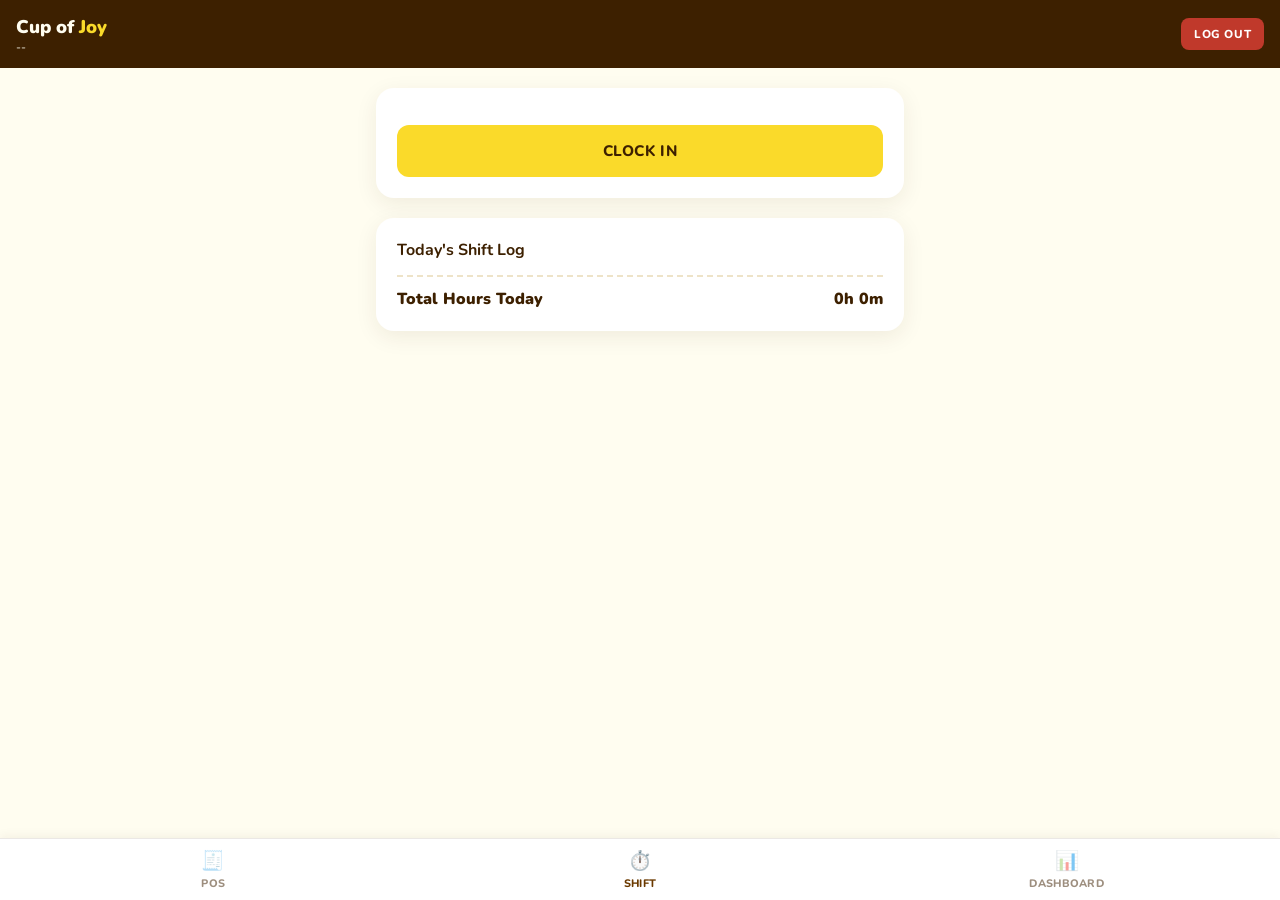
<file: shift.html>
<!DOCTYPE html>
<html lang="en">
<head>
<meta charset="UTF-8" />
<meta name="viewport" content="width=device-width, initial-scale=1, maximum-scale=1" />
<title>Shift Tracker — Cup of Joy</title>
<meta name="robots" content="noindex, nofollow" />
<link rel="preconnect" href="https://fonts.googleapis.com">
<link rel="preconnect" href="https://fonts.gstatic.com" crossorigin>
<link href="https://fonts.googleapis.com/css2?family=Nunito:wght@400;600;700;800;900&display=swap" rel="stylesheet">
<style>
  *, *::before, *::after { box-sizing: border-box; margin: 0; padding: 0; -webkit-tap-highlight-color: transparent; }

  :root {
    --yellow: #FADA2A;
    --brown: #3D2000;
    --cream: #FFFDF0;
    --brown-light: #6b3a00;
    --red: #C0392B;
    --green: #2E7D32;
    --grey: #9a8f78;
    --nav-h: 62px;
  }

  body {
    font-family: 'Nunito', sans-serif;
    background: var(--cream);
    color: var(--brown);
    min-height: 100vh;
    padding-bottom: calc(var(--nav-h) + 1.5rem);
  }

  button { font-family: 'Nunito', sans-serif; cursor: pointer; }

  header.topbar {
    background: var(--brown); color: var(--cream); padding: .85rem 1rem;
    display: flex; align-items: center; justify-content: space-between; gap: .6rem;
    position: sticky; top: 0; z-index: 60; flex-wrap: wrap;
  }
  header.topbar .logo-text { font-weight: 900; font-size: 1.15rem; white-space: nowrap; }
  header.topbar .logo-text span { color: var(--yellow); }
  header.topbar .clock { font-size: .72rem; font-weight: 700; opacity: .7; }
  header.topbar .right { display: flex; align-items: center; gap: .5rem; flex-wrap: wrap; justify-content: flex-end; }
  header.topbar .staff-name { font-size: .8rem; font-weight: 800; }
  .topbar-btn {
    font-weight: 800; font-size: .72rem; letter-spacing: .05em; text-transform: uppercase;
    background: var(--red); color: #fff; border: none;
    border-radius: 8px; padding: .5rem .8rem; cursor: pointer; white-space: nowrap;
  }

  main { max-width: 560px; margin: 0 auto; padding: 1.25rem 1rem; }

  .card {
    background: #fff; border-radius: 18px; padding: 1.3rem; box-shadow: 0 6px 22px rgba(61,32,0,.08);
    margin-bottom: 1.25rem;
  }

  .status-card { text-align: center; }
  .status-card .staff { font-weight: 900; font-size: 1.15rem; }
  .status-card .role { font-size: .78rem; font-weight: 700; opacity: .6; margin-bottom: 1rem; }
  .status-pill {
    display: inline-flex; align-items: center; gap: .4rem; padding: .5rem 1.1rem; border-radius: 50px;
    font-weight: 800; font-size: .82rem; text-transform: uppercase; letter-spacing: .04em; margin-bottom: 1rem;
  }
  .status-pill .dot { width: 9px; height: 9px; border-radius: 50%; }
  .status-pill.in { background: #e8f5e9; color: var(--green); }
  .status-pill.in .dot { background: var(--green); }
  .status-pill.out { background: #f4f0e4; color: var(--grey); }
  .status-pill.out .dot { background: var(--grey); }

  .status-detail { font-size: .85rem; font-weight: 700; opacity: .75; margin-bottom: .3rem; }
  .live-timer { font-size: 2rem; font-weight: 900; color: var(--brown-light); margin: .5rem 0 1rem; font-variant-numeric: tabular-nums; }

  .btn {
    width: 100%; font-weight: 800; font-size: .95rem; letter-spacing: .04em; text-transform: uppercase;
    color: var(--brown); background: var(--yellow); border: none; border-radius: 12px; padding: 1rem;
  }
  .btn.out { background: var(--brown); color: var(--yellow); }
  .btn:disabled { opacity: .5; }

  .msg { display: none; font-weight: 700; font-size: .82rem; border-radius: 10px; padding: .65rem .85rem; margin-top: .8rem; text-align: center; }
  .msg.show { display: block; }
  .msg.error { background: #fdecea; color: var(--red); border: 1px solid #f5c6c1; }
  .msg.success { background: #e8f5e9; color: var(--green); border: 1px solid #c5e6c8; }

  .card h2 { font-size: 1rem; margin-bottom: .9rem; }

  .log-entry {
    display: flex; justify-content: space-between; align-items: center; gap: .6rem;
    padding: .7rem 0; border-bottom: 1px solid #f0e8d0;
  }
  .log-entry:last-child { border-bottom: none; }
  .log-entry .times { font-weight: 800; font-size: .88rem; }
  .log-entry .times .arrow { opacity: .4; font-weight: 600; margin: 0 .3rem; }
  .log-entry .sub { font-size: .74rem; opacity: .6; font-weight: 700; margin-top: .15rem; }
  .log-entry .right { text-align: right; }
  .log-entry .duration { font-weight: 900; font-size: .9rem; }
  .method-tag {
    display: inline-block; font-size: .62rem; font-weight: 800; text-transform: uppercase;
    padding: .15rem .5rem; border-radius: 50px; background: #f4f0e4; color: var(--brown-light); margin-top: .2rem;
  }
  .ongoing-tag { color: var(--green); }

  .total-row {
    display: flex; justify-content: space-between; font-weight: 900; font-size: 1rem;
    border-top: 2px dashed #eee3c8; margin-top: .5rem; padding-top: .7rem;
  }

  .empty-state { text-align: center; font-weight: 700; opacity: .5; padding: 1.5rem 0; }

  /* Location overlay */
  .overlay {
    position: fixed; inset: 0; background: rgba(61,32,0,.88); display: none; align-items: center;
    justify-content: center; flex-direction: column; gap: 1.1rem; z-index: 500; color: var(--cream);
    text-align: center; padding: 1.5rem;
  }
  .overlay.show { display: flex; }
  .spinner {
    width: 46px; height: 46px; border-radius: 50%; border: 4px solid rgba(255,253,240,.25);
    border-top-color: var(--yellow); animation: spin 0.8s linear infinite;
  }
  @keyframes spin { to { transform: rotate(360deg); } }
  .overlay p { font-weight: 700; font-size: .95rem; max-width: 280px; }

  /* Clock-out summary modal */
  .modal-backdrop {
    position: fixed; inset: 0; background: rgba(61,32,0,.6); display: none;
    align-items: center; justify-content: center; z-index: 400; padding: 1.25rem;
  }
  .modal-backdrop.show { display: flex; }
  .summary-modal {
    background: #fff; border-radius: 18px; max-width: 340px; width: 100%; padding: 1.75rem 1.5rem; text-align: center;
  }
  .summary-modal .big-check { font-size: 2.5rem; margin-bottom: .5rem; }
  .summary-modal h3 { font-size: 1.1rem; margin-bottom: 1rem; }
  .summary-modal .row { display: flex; justify-content: space-between; font-weight: 700; padding: .4rem 0; border-bottom: 1px solid #f0e8d0; }
  .summary-modal .row:last-of-type { border-bottom: none; }
  .summary-modal button { margin-top: 1.25rem; }

  /* Bottom nav */
  .bottom-nav {
    position: fixed; bottom: 0; left: 0; right: 0; height: var(--nav-h); background: #fff;
    border-top: 1px solid rgba(61,32,0,.1); display: flex; z-index: 120; box-shadow: 0 -2px 10px rgba(61,32,0,.06);
  }
  .bn-link {
    flex: 1; display: flex; flex-direction: column; align-items: center; justify-content: center;
    gap: .15rem; text-decoration: none; color: var(--brown); opacity: .5; font-weight: 800;
    font-size: .68rem; text-transform: uppercase; letter-spacing: .03em;
  }
  .bn-link .icon { font-size: 1.2rem; }
  .bn-link.active { opacity: 1; color: var(--brown-light); }
</style>
</head>
<body>

<header class="topbar">
  <div>
    <div class="logo-text">Cup of <span>Joy</span></div>
    <div class="clock" id="clock">--</div>
  </div>
  <div class="right">
    <span class="staff-name" id="staffNameLabel"></span>
    <button class="topbar-btn" id="logoutBtn" type="button">Log Out</button>
  </div>
</header>

<main>
  <div class="card status-card">
    <div class="staff" id="staffName"></div>
    <div class="role" id="staffRole"></div>
    <div id="statusPillWrap"></div>
    <div id="statusDetail"></div>
    <div class="msg" id="statusMsg"></div>
    <button class="btn" id="clockBtn" type="button">Clock In</button>
  </div>

  <div class="card">
    <h2>Today's Shift Log</h2>
    <div id="todayLog"></div>
    <div class="total-row"><span>Total Hours Today</span><span id="totalToday">0h 0m</span></div>
  </div>
</main>

<div class="overlay" id="locationOverlay">
  <div class="spinner"></div>
  <p id="overlayText">Checking your location…</p>
</div>

<div class="modal-backdrop" id="summaryModal">
  <div class="summary-modal">
    <div class="big-check">✅</div>
    <h3>Shift Complete!</h3>
    <div class="row"><span>This Shift</span><span id="summaryDuration">0h 0m</span></div>
    <div class="row"><span>Total Hours Today</span><span id="summaryTotal">0h 0m</span></div>
    <button class="btn" id="summaryCloseBtn" type="button">Done</button>
  </div>
</div>

<nav class="bottom-nav">
  <a href="pos.html" class="bn-link"><span class="icon">🧾</span>POS</a>
  <a href="shift.html" class="bn-link active"><span class="icon">⏱️</span>Shift</a>
  <a href="staff-dashboard.html" class="bn-link"><span class="icon">📊</span>Dashboard</a>
</nav>

<script type="module">
import { createClient } from 'https://esm.sh/@insforge/sdk@latest';

const insforge = createClient({
  baseUrl: 'https://pvpiya9j.us-east.insforge.app',
  anonKey: 'anon_e730824779c5d7b0e80185ec5b848574506f206fe52184ad17ff69d633586a1b'
});

/* ══════════════════ SESSION GUARD ══════════════════ */
const SESSION_MAX_INACTIVITY_MS = 12 * 60 * 60 * 1000; // 12 hours
function getSession() {
  try {
    const s = JSON.parse(sessionStorage.getItem('cupofjoy_session'));
    if (!s) return null;
    if (Date.now() - (s.lastActivityAt || s.loginAt) > SESSION_MAX_INACTIVITY_MS) {
      sessionStorage.removeItem('cupofjoy_session');
      return null;
    }
    s.lastActivityAt = Date.now();
    sessionStorage.setItem('cupofjoy_session', JSON.stringify(s));
    return s;
  } catch { return null; }
}
const session = getSession();
if (!session) window.location.href = 'login.html';
else if (session.role === 'owner') window.location.href = 'owner-dashboard.html';

document.getElementById('staffNameLabel').textContent = session?.staffName || '';
document.getElementById('staffName').textContent = session?.staffName || '';
document.getElementById('staffRole').textContent = session?.staffRole === 'full_time' ? 'Full Time' : 'Part Time';
document.getElementById('logoutBtn').addEventListener('click', () => {
  sessionStorage.removeItem('cupofjoy_session');
  window.location.href = 'login.html';
});

/* ══════════════════ CLOCK ══════════════════ */
function tickClock() {
  const now = new Date();
  const opts = { weekday: 'short', month: 'short', day: 'numeric', hour: '2-digit', minute: '2-digit', second: '2-digit' };
  document.getElementById('clock').textContent = now.toLocaleString('en-PH', opts);
}
tickClock();
setInterval(tickClock, 1000);

/* ══════════════════ CONSTANTS ══════════════════ */
let SHOP_LAT = 16.230069995562978;
let SHOP_LNG = 120.48822516474148;
let RADIUS_M = 50;

/* Pull owner-configurable shop location/radius from settings (Phase 4), falling
   back to the defaults above if settings haven't been set yet or fail to load. */
(async () => {
  try {
    const { data } = await insforge.database.from('settings').select('key,value')
      .in('key', ['shop_lat', 'shop_lng', 'radius_meters']);
    (data || []).forEach(row => {
      if (row.key === 'shop_lat' && row.value) SHOP_LAT = parseFloat(row.value);
      if (row.key === 'shop_lng' && row.value) SHOP_LNG = parseFloat(row.value);
      if (row.key === 'radius_meters' && row.value) RADIUS_M = parseFloat(row.value);
    });
  } catch (e) { console.error('Failed to load location settings, using defaults', e); }
})();

function distanceMeters(lat1, lon1, lat2, lon2) {
  const R = 6371000;
  const toRad = d => d * Math.PI / 180;
  const dLat = toRad(lat2 - lat1);
  const dLon = toRad(lon2 - lon1);
  const a = Math.sin(dLat / 2) ** 2 + Math.cos(toRad(lat1)) * Math.cos(toRad(lat2)) * Math.sin(dLon / 2) ** 2;
  return R * 2 * Math.atan2(Math.sqrt(a), Math.sqrt(1 - a));
}

function todayStr() {
  const d = new Date();
  return `${d.getFullYear()}-${String(d.getMonth() + 1).padStart(2, '0')}-${String(d.getDate()).padStart(2, '0')}`;
}

function fmtTime(iso) {
  return new Date(iso).toLocaleTimeString('en-PH', { hour: '2-digit', minute: '2-digit' });
}

function fmtDurationMin(mins) {
  const h = Math.floor(mins / 60);
  const m = Math.round(mins % 60);
  return `${h}h ${m}m`;
}

function fmtDurationLive(ms) {
  const totalSec = Math.floor(ms / 1000);
  const h = Math.floor(totalSec / 3600);
  const m = Math.floor((totalSec % 3600) / 60);
  const s = totalSec % 60;
  return `${String(h).padStart(2, '0')}:${String(m).padStart(2, '0')}:${String(s).padStart(2, '0')}`;
}

/* ══════════════════ STATE ══════════════════ */
let openShift = null;   // currently open (un-clocked-out) shift row, if any
let liveTimerInterval = null;

function showOverlay(text) {
  document.getElementById('overlayText').textContent = text || 'Checking your location…';
  document.getElementById('locationOverlay').classList.add('show');
}
function hideOverlay() {
  document.getElementById('locationOverlay').classList.remove('show');
}
function showStatusMsg(text) {
  const el = document.getElementById('statusMsg');
  el.textContent = text;
  el.className = 'msg show error';
}
function hideStatusMsg() {
  document.getElementById('statusMsg').className = 'msg';
}

/* ══════════════════ LOCATION CHECK ══════════════════ */
function checkLocation(onSuccess) {
  showOverlay('Checking your location…');
  if (!navigator.geolocation) {
    hideOverlay();
    showStatusMsg('Location access is required. Please enable it in your browser settings');
    return;
  }
  navigator.geolocation.getCurrentPosition(
    (pos) => {
      const { latitude, longitude } = pos.coords;
      const distance = distanceMeters(latitude, longitude, SHOP_LAT, SHOP_LNG);
      hideOverlay();
      if (distance <= RADIUS_M) {
        onSuccess({ latitude, longitude, distance });
      } else {
        showStatusMsg(`You must be at the shop to ${openShift ? 'clock out' : 'clock in'}`);
      }
    },
    () => {
      hideOverlay();
      showStatusMsg('Location access is required. Please enable it in your browser settings');
    },
    { enableHighAccuracy: true, timeout: 15000, maximumAge: 0 }
  );
}

/* ══════════════════ RENDER STATUS ══════════════════ */
function renderStatus() {
  if (liveTimerInterval) clearInterval(liveTimerInterval);

  const pillWrap = document.getElementById('statusPillWrap');
  const detail = document.getElementById('statusDetail');
  const btn = document.getElementById('clockBtn');

  if (openShift) {
    pillWrap.innerHTML = `<div class="status-pill in"><span class="dot"></span>Clocked In</div>
      <div class="live-timer" id="liveTimer">00:00:00</div>`;
    detail.innerHTML = `<div class="status-detail">Clocked in at ${fmtTime(openShift.clock_in_time)}</div>`;
    btn.textContent = 'Clock Out';
    btn.className = 'btn out';

    const startMs = new Date(openShift.clock_in_time).getTime();
    const tick = () => {
      const el = document.getElementById('liveTimer');
      if (el) el.textContent = fmtDurationLive(Date.now() - startMs);
    };
    tick();
    liveTimerInterval = setInterval(tick, 1000);
  } else {
    pillWrap.innerHTML = `<div class="status-pill out"><span class="dot"></span>Not Clocked In</div>`;
    detail.innerHTML = lastClockOutTime
      ? `<div class="status-detail">Last clocked out at ${fmtTime(lastClockOutTime)}</div>`
      : `<div class="status-detail">No shifts recorded yet today</div>`;
    btn.textContent = 'Clock In';
    btn.className = 'btn';
  }
}

let lastClockOutTime = null;

async function loadStatus() {
  const { data: open } = await insforge.database
    .from('shift_logs')
    .select('*')
    .eq('staff_id', session.staffId)
    .is('clock_out_time', null)
    .order('clock_in_time', { ascending: false })
    .limit(1)
    .maybeSingle();

  openShift = open || null;

  if (!openShift) {
    const { data: last } = await insforge.database
      .from('shift_logs')
      .select('clock_out_time')
      .eq('staff_id', session.staffId)
      .not('clock_out_time', 'is', null)
      .order('clock_out_time', { ascending: false })
      .limit(1)
      .maybeSingle();
    lastClockOutTime = last?.clock_out_time || null;
  }

  renderStatus();
}

/* ══════════════════ CLOCK IN / OUT ══════════════════ */
document.getElementById('clockBtn').addEventListener('click', () => {
  hideStatusMsg();
  document.getElementById('clockBtn').disabled = true;
  checkLocation(async (loc) => {
    if (openShift) await doClockOut(loc);
    else await doClockIn(loc);
    document.getElementById('clockBtn').disabled = false;
  });
  setTimeout(() => { document.getElementById('clockBtn').disabled = false; }, 20000);
});

async function doClockIn(loc) {
  const { error } = await insforge.database.from('shift_logs').insert([{
    staff_id: session.staffId,
    staff_name: session.staffName,
    date: todayStr(),
    clock_in_time: new Date().toISOString(),
    clock_in_lat: loc.latitude,
    clock_in_lng: loc.longitude,
    clock_in_distance: loc.distance,
    method: 'auto'
  }]);
  if (error) { showStatusMsg('Failed to clock in. Please try again.'); console.error(error); return; }
  await loadStatus();
  await loadTodayLog();
}

async function doClockOut(loc) {
  if (!openShift) return;
  const clockOutTime = new Date();
  const durationMinutes = Math.round((clockOutTime.getTime() - new Date(openShift.clock_in_time).getTime()) / 60000);

  const { error } = await insforge.database.from('shift_logs').update({
    clock_out_time: clockOutTime.toISOString(),
    clock_out_lat: loc.latitude,
    clock_out_lng: loc.longitude,
    clock_out_distance: loc.distance,
    duration_minutes: durationMinutes
  }).eq('id', openShift.id);

  if (error) { showStatusMsg('Failed to clock out. Please try again.'); console.error(error); return; }

  await loadStatus();
  const totalTodayMinutes = await loadTodayLog();
  showSummary(durationMinutes, totalTodayMinutes);
}

function showSummary(shiftMin, totalMin) {
  document.getElementById('summaryDuration').textContent = fmtDurationMin(shiftMin);
  document.getElementById('summaryTotal').textContent = fmtDurationMin(totalMin);
  document.getElementById('summaryModal').classList.add('show');
}
document.getElementById('summaryCloseBtn').addEventListener('click', () => {
  document.getElementById('summaryModal').classList.remove('show');
});

/* ══════════════════ TODAY'S LOG ══════════════════ */
async function loadTodayLog() {
  const { data } = await insforge.database
    .from('shift_logs')
    .select('*')
    .eq('staff_id', session.staffId)
    .eq('date', todayStr())
    .order('clock_in_time', { ascending: true });

  const list = document.getElementById('todayLog');
  list.innerHTML = '';

  let totalMinutes = 0;

  if (!data || data.length === 0) {
    list.innerHTML = '<div class="empty-state">No shifts clocked in today yet.</div>';
  } else {
    data.forEach(row => {
      const isOngoing = !row.clock_out_time;
      let duration;
      if (isOngoing) {
        duration = (Date.now() - new Date(row.clock_in_time).getTime()) / 60000;
      } else {
        duration = row.duration_minutes ?? ((new Date(row.clock_out_time) - new Date(row.clock_in_time)) / 60000);
      }
      totalMinutes += duration;

      const entry = document.createElement('div');
      entry.className = 'log-entry';
      entry.innerHTML = `
        <div>
          <div class="times">${fmtTime(row.clock_in_time)}<span class="arrow">→</span>${isOngoing ? '<span class="ongoing-tag">Ongoing</span>' : fmtTime(row.clock_out_time)}</div>
          <span class="method-tag">${row.method === 'manual' ? 'Manual' : 'Auto'}</span>
        </div>
        <div class="right">
          <div class="duration">${fmtDurationMin(duration)}</div>
        </div>`;
      list.appendChild(entry);
    });
  }

  document.getElementById('totalToday').textContent = fmtDurationMin(totalMinutes);
  return totalMinutes;
}

/* ══════════════════ INIT ══════════════════ */
(async () => {
  await loadStatus();
  await loadTodayLog();
  setInterval(loadTodayLog, 30000); // keep "ongoing" duration + total roughly fresh
})();
</script>
</body>
</html>
</file>
<file: shared.css>
/* ── SHARED: Cup of Joy — Nav + Footer ── */

*, *::before, *::after { box-sizing: border-box; margin: 0; padding: 0; }

:root {
  --yellow: #FADA2A;
  --brown: #3D2000;
  --cream: #FFFDF0;
  --brown-light: #6b3a00;
  --nav-h: 80px;
}

html { scroll-behavior: smooth; }

body {
  font-family: 'Nunito', sans-serif;
  background: var(--cream);
  color: var(--brown);
  overflow-x: hidden;
}

/* ── NAV ── */
nav {
  position: fixed;
  top: 0; left: 0; right: 0;
  z-index: 200;
  background: transparent;
  border-bottom: 1px solid transparent;
  padding: 0 3rem;
  display: grid;
  grid-template-columns: auto 1fr auto;
  align-items: center;
  height: var(--nav-h);
  transition: background .35s, border-color .35s, box-shadow .35s;
}

nav.scrolled {
  background: rgba(255,255,255,.97);
  backdrop-filter: blur(8px);
  -webkit-backdrop-filter: blur(8px);
  border-bottom: 1px solid rgba(61,32,0,.08);
  box-shadow: 0 2px 16px rgba(61,32,0,.08);
}

/* Logo */
.nav-logo img {
  height: 72px;
  display: block;
  filter: brightness(0) invert(1);
  transition: filter .35s;
}
nav.scrolled .nav-logo img { filter: none; }

/* Links wrapper — centred */
.nav-links-wrap { display: flex; justify-content: center; }

.nav-links {
  display: flex;
  align-items: center;
  gap: 2.5rem;
  list-style: none;
}

.nav-links a {
  text-decoration: none;
  font-weight: 800;
  color: rgba(255,255,255,.92);
  font-size: .8rem;
  letter-spacing: .12em;
  text-transform: uppercase;
  position: relative;
  padding-bottom: 3px;
  transition: color .25s;
}

nav.scrolled .nav-links a { color: var(--brown); }

.nav-links a::after {
  content: '';
  position: absolute;
  bottom: -2px; left: 0;
  width: 0; height: 2px;
  background: var(--yellow);
  transition: width .25s;
}

.nav-links a:hover::after,
.nav-links a.active::after { width: 100%; }

/* Right-side actions */
.nav-actions {
  display: flex;
  align-items: center;
  gap: 1rem;
  justify-content: flex-end;
}

/* Order Online button */
.btn-order-online {
  background: var(--brown) !important;
  border: 1.5px solid var(--brown) !important;
  color: var(--yellow) !important;
  text-decoration: none;
  font-family: 'Nunito', sans-serif;
  font-weight: 800;
  font-size: .78rem;
  letter-spacing: .1em;
  text-transform: uppercase;
  padding: .6rem 1.4rem;
  border-radius: 6px;
  transition: background .2s, transform .15s;
  white-space: nowrap;
}

.btn-order-online:hover { background: var(--brown-light) !important; transform: translateY(-1px); }

/* Hamburger */
.hamburger {
  display: none;
  flex-direction: column;
  gap: 5px;
  cursor: pointer;
  padding: 4px;
  background: none;
  border: none;
}

.hamburger span {
  display: block;
  width: 26px; height: 2.5px;
  background: #fff;
  border-radius: 3px;
  transition: background .35s, transform .3s, opacity .3s;
}

nav.scrolled .hamburger span { background: var(--brown); }

.hamburger.open span:nth-child(1) { transform: translateY(7.5px) rotate(45deg); }
.hamburger.open span:nth-child(2) { opacity: 0; }
.hamburger.open span:nth-child(3) { transform: translateY(-7.5px) rotate(-45deg); }

/* Mobile menu */
.mobile-menu {
  display: none;
  flex-direction: column;
  background: #fff;
  position: fixed;
  top: var(--nav-h);
  left: 0; width: 100%;
  padding: 1rem 1.5rem 1.5rem;
  box-shadow: 0 8px 24px rgba(61,32,0,.12);
  gap: .75rem;
  z-index: 199;
}

.mobile-menu.open { display: flex; }

.mobile-menu a {
  text-decoration: none;
  font-weight: 800;
  color: var(--brown);
  font-size: .9rem;
  letter-spacing: .1em;
  text-transform: uppercase;
  padding: .5rem 0;
  border-bottom: 1px solid #f0e8d0;
}

.mobile-menu .btn-order-online {
  text-align: center;
  background: var(--brown) !important;
  border-color: var(--brown) !important;
  color: var(--yellow) !important;
  margin-top: .25rem;
  border-bottom: none !important;
  display: block;
  padding: .65rem 1.25rem !important;
}

/* ── FOOTER ── */
footer {
  background: var(--brown);
  color: var(--cream);
  padding: 3rem 1.5rem 2rem;
  text-align: center;
}

.footer-inner { max-width: 700px; margin: 0 auto; }

footer img { height: 56px; margin-bottom: 1.25rem; }

footer p {
  font-size: .95rem;
  opacity: .75;
  line-height: 1.7;
  font-weight: 600;
  margin-bottom: .4rem;
}

.footer-socials {
  display: flex;
  gap: .75rem;
  justify-content: center;
  flex-wrap: wrap;
  margin: 1rem 0;
}

.social-btn {
  display: inline-flex;
  align-items: center;
  gap: .5rem;
  color: var(--brown);
  font-family: 'Nunito', sans-serif;
  font-weight: 800;
  font-size: .88rem;
  text-decoration: none;
  padding: .55rem 1.25rem;
  border-radius: 50px;
  transition: transform .2s, opacity .2s;
}

.social-btn:hover { transform: scale(1.04); opacity: .9; }
.social-btn.fb { background: var(--yellow); }
.social-btn.ig { background: linear-gradient(135deg,#f09433,#e6683c,#dc2743,#cc2366,#bc1888); color: #fff; }

.footer-links {
  display: flex;
  gap: 1.5rem;
  justify-content: center;
  margin: 1.25rem 0;
  flex-wrap: wrap;
}

.footer-links a {
  color: var(--yellow);
  text-decoration: none;
  font-weight: 700;
  font-size: .9rem;
  transition: opacity .2s;
}

.footer-links a:hover { opacity: .7; }

footer hr {
  border: none;
  border-top: 1px solid rgba(255,253,240,.15);
  margin: 1.5rem 0;
}

footer small { font-size: .8rem; opacity: .5; }

/* ── RESPONSIVE ── */
@media (max-width: 768px) {
  nav { padding: 0 1.25rem; height: 70px; }
  :root { --nav-h: 70px; }
  .nav-logo img { height: 54px; }
  .nav-links-wrap { display: none; }
  .nav-actions .btn-order-online { display: none; }
  .hamburger { display: flex; }
}
</file>
